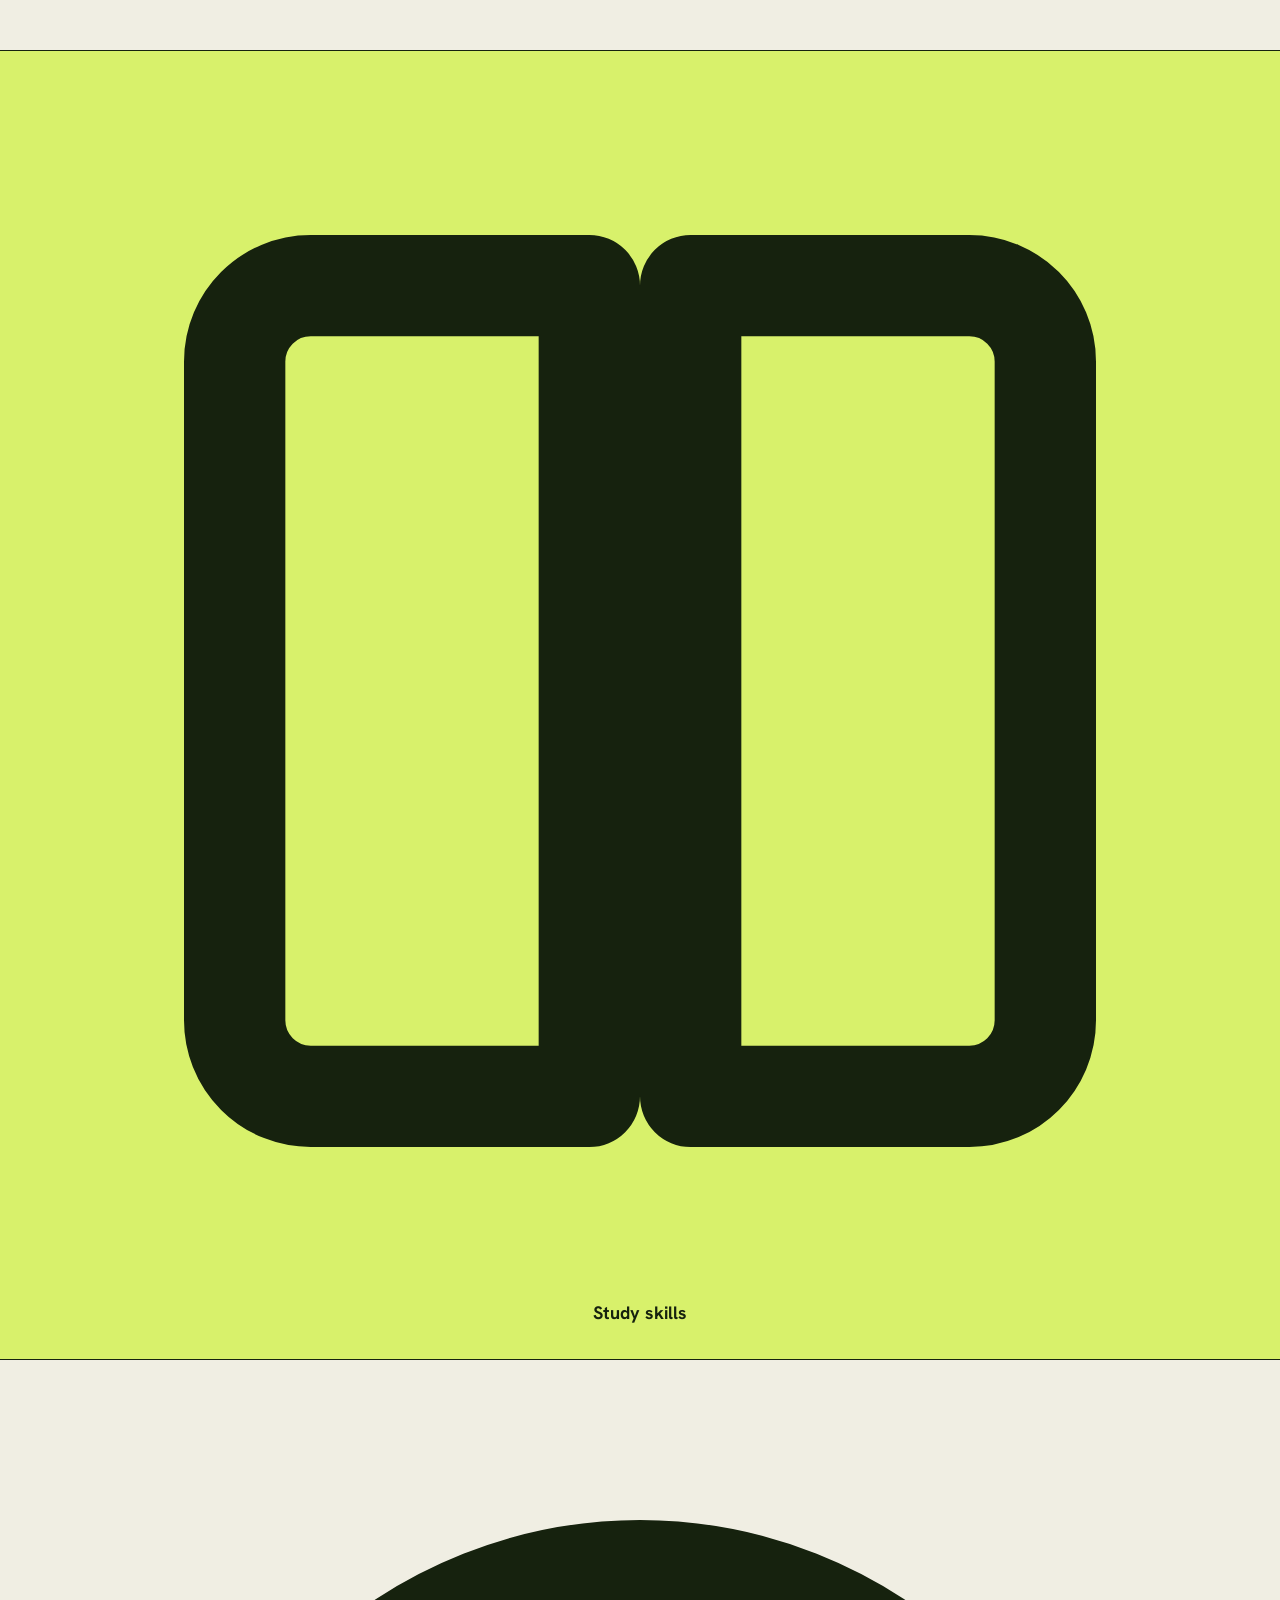
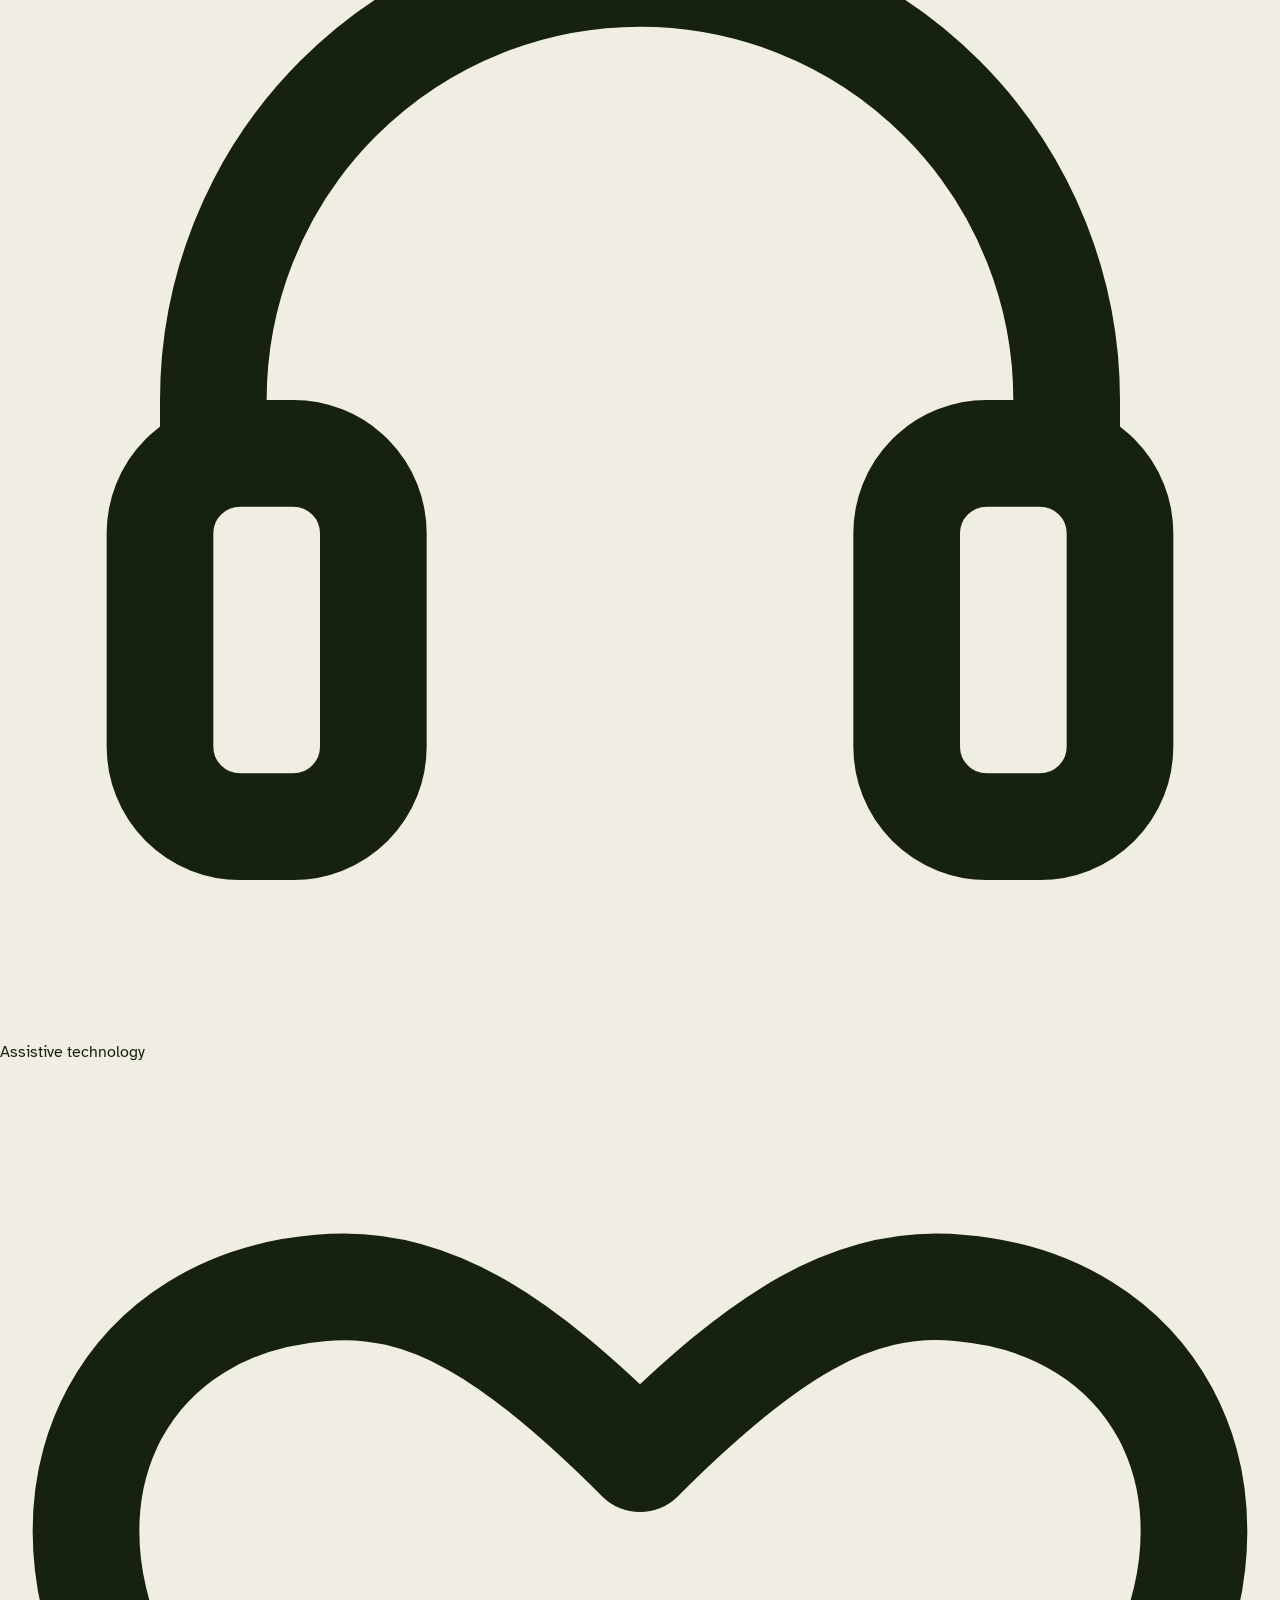
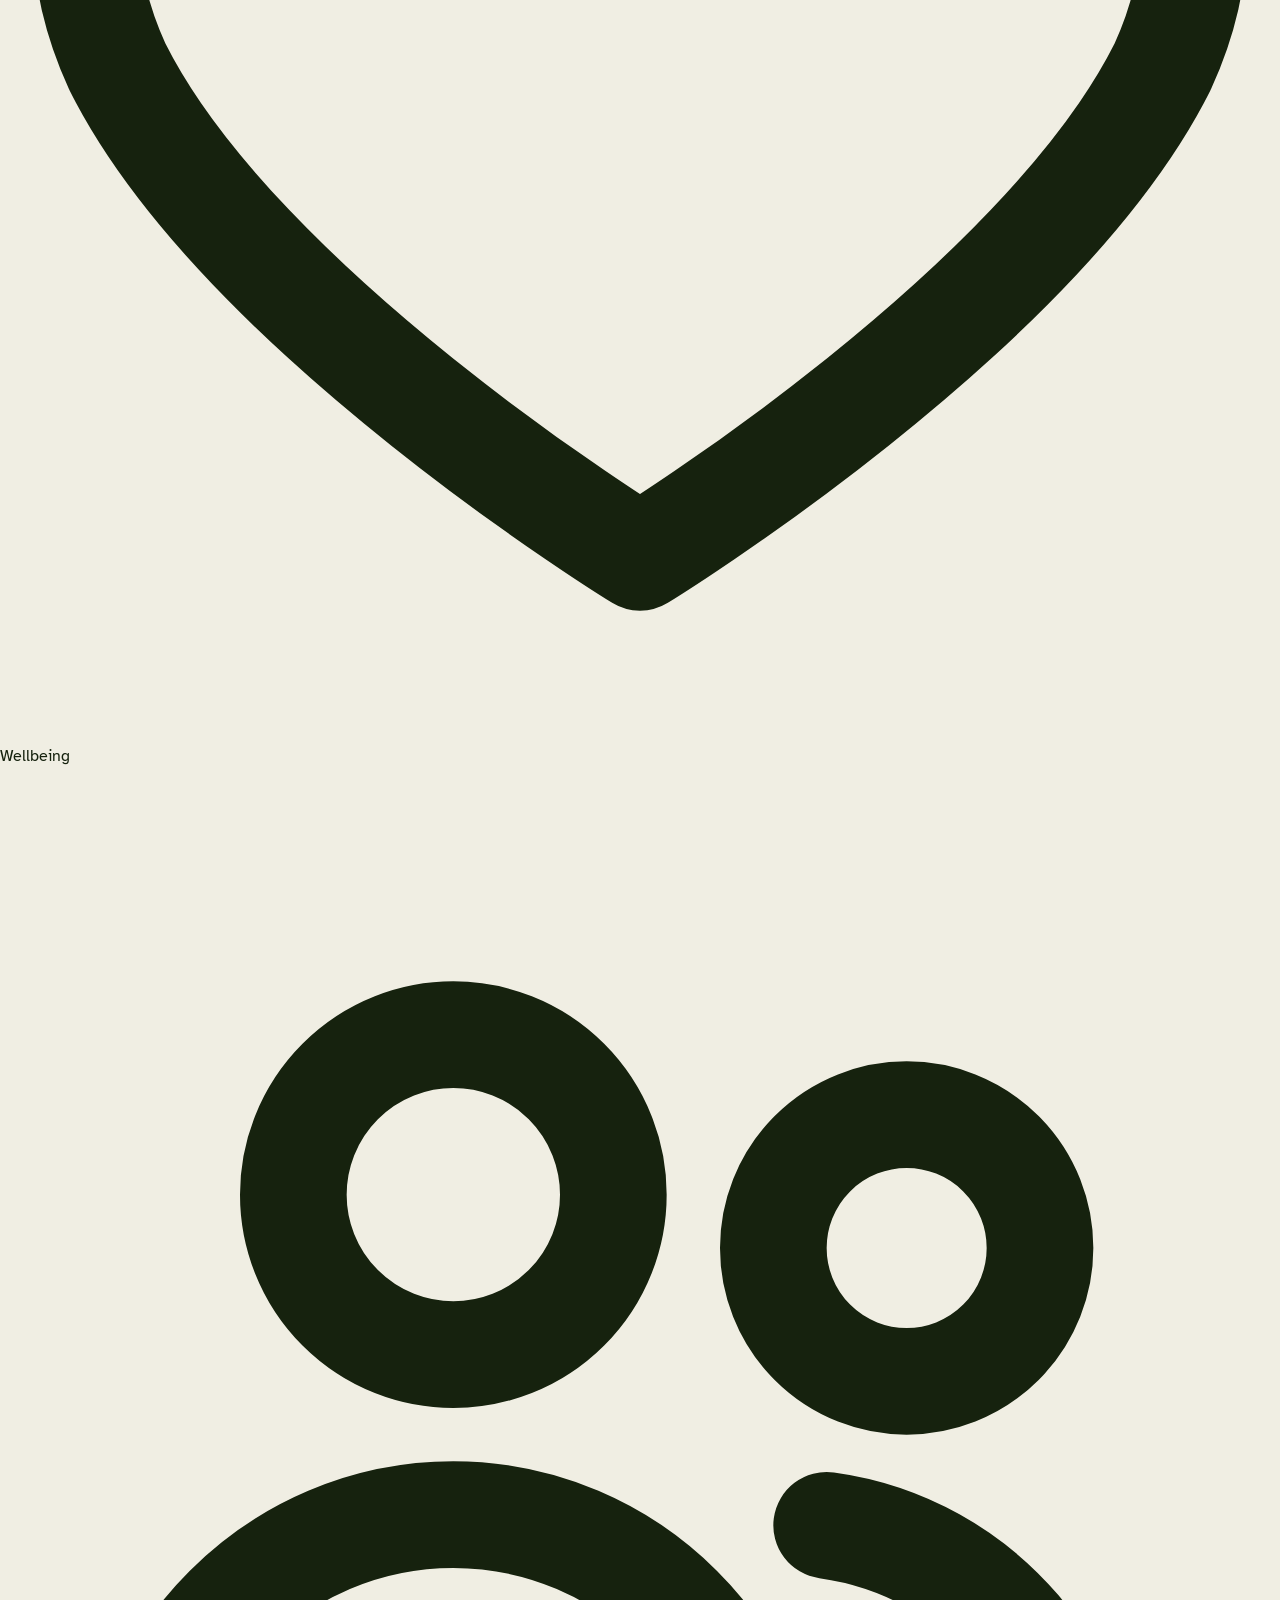
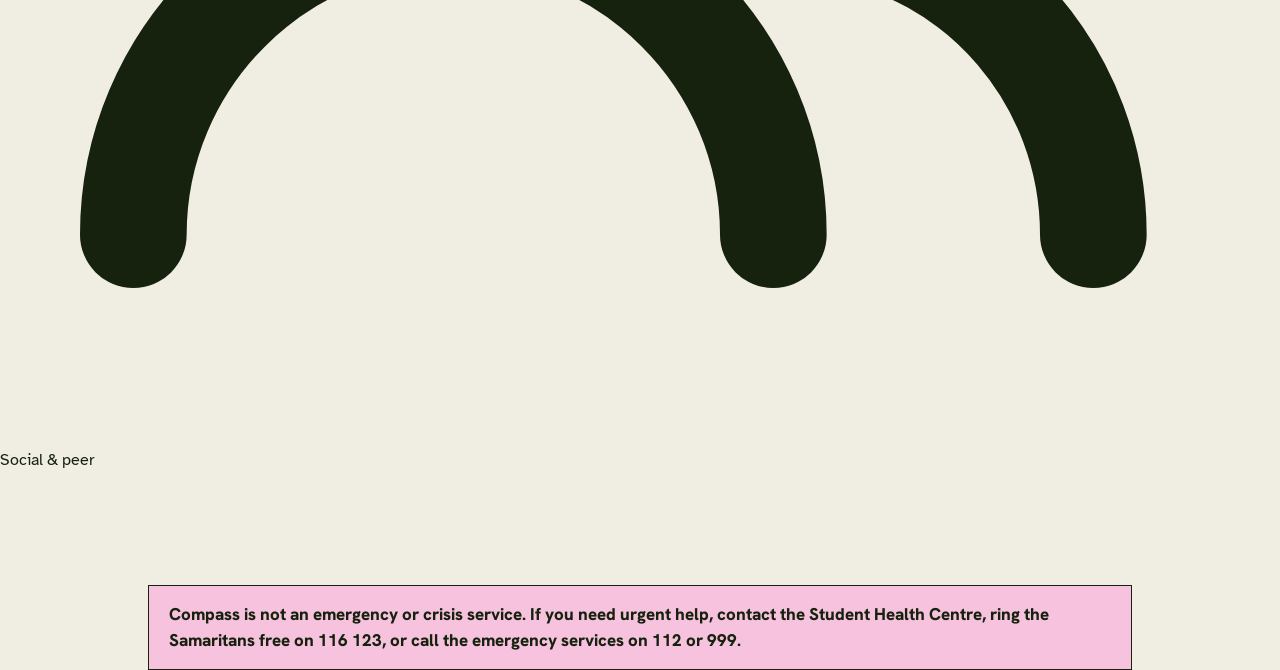
<file: 02-core-utilities-starter/index.html>
<!doctype html>
<html lang="en-IE">
  <head>
    <meta charset="utf-8" />
    <meta name="viewport" content="width=device-width, initial-scale=1" />
    <title>Week 02 starter — Compass support types &amp; crisis notice</title>
    <link rel="preconnect" href="https://fonts.googleapis.com" />
    <link rel="preconnect" href="https://fonts.gstatic.com" crossorigin />
    <link
      href="https://fonts.googleapis.com/css2?family=Atkinson+Hyperlegible:ital,wght@0,400;0,700;1,400;1,700&family=Hanken+Grotesk:wght@500;700;800;900&display=swap"
      rel="stylesheet"
    />
    <link rel="stylesheet" href="assets/app.css" />
  </head>
  <body  class="bg-paper font-sans text-ink">
    <!-- Nothing here has a class yet. Colour, sizing, spacing, and type all
         get added by you, one utility class at a time. -->
    <main  class="py-[clamp(2rem,1.5rem+2vw,3.5rem)]">
      <ul class="list-none border-t-(length:--rule) border-ink pl-0">
        <li class="border-b-(length:--rule) border-ink bg-lime p-8 text-center text-on-light">
          <svg
            viewBox="0 0 24 24"
            fill="none"
            stroke="currentColor"
            stroke-width="2"
            stroke-linecap="round"
            stroke-linejoin="round"
            aria-hidden="true"
          >
            <path
              d="M4 5.5C4 4.67 4.67 4 5.5 4H11v16H5.5A1.5 1.5 0 0 1 4 18.5v-13Z"
            />
            <path
              d="M20 5.5c0-.83-.67-1.5-1.5-1.5H13v16h5.5c.83 0 1.5-.67 1.5-1.5v-13Z"
            />
          </svg>
          <span class="font-display text-lg font-bold">Study skills</span>
        </li>
        <li>
          <svg
            viewBox="0 0 24 24"
            fill="none"
            stroke="currentColor"
            stroke-width="2"
            stroke-linecap="round"
            stroke-linejoin="round"
            aria-hidden="true"
          >
            <path d="M4 13v-1a8 8 0 0 1 16 0v1" />
            <rect x="3" y="13" width="4" height="7" rx="1.5" />
            <rect x="17" y="13" width="4" height="7" rx="1.5" />
          </svg>
          <span>Assistive technology</span>
        </li>
        <li>
          <svg
            viewBox="0 0 24 24"
            fill="none"
            stroke="currentColor"
            stroke-width="2"
            stroke-linecap="round"
            stroke-linejoin="round"
            aria-hidden="true"
          >
            <path
              d="M12 20.5s-7.5-4.6-9.8-9.2C.6 7.8 2.4 4.5 6 4.2c2-.2 3.7.9 6 3.2 2.3-2.3 4-3.4 6-3.2 3.6.3 5.4 3.6 3.8 7.1C19.5 15.9 12 20.5 12 20.5Z"
            />
          </svg>
          <span>Wellbeing</span>
        </li>
        <li>
          <svg 
            viewBox="0 0 24 24"
            fill="none"
            stroke="currentColor"
            stroke-width="2"
            stroke-linecap="round"
            stroke-linejoin="round"
            aria-hidden="true"
          >
            <circle cx="8.5" cy="8" r="3" />
            <path d="M2.5 20c0-3.3 2.7-6 6-6s6 2.7 6 6" />
            <circle cx="17" cy="9" r="2.5" />
            <path d="M15.5 14.2c2.9.4 5 2.9 5 5.8" />
          </svg>
          <span>Social &amp; peer</span>
        </li>
      </ul>
    </main>
    <footer class="mt-[clamp(2.5rem,2rem+3vw,4rem)]">
      <div class="mx-auto max-w-5xl px-5">
        <p  class="border-(length:--rule) border-ink bg-pink px-5 py-4 font-display text-[1.0625rem] font-extrabold text-on-light">
          Compass is not an emergency or crisis service. If you need urgent
          help, contact the Student Health Centre, ring the Samaritans free on
          116 123, or call the emergency services on 112 or 999.
        </p>
      </div>
    </footer>
  </body>
</html>
</file>
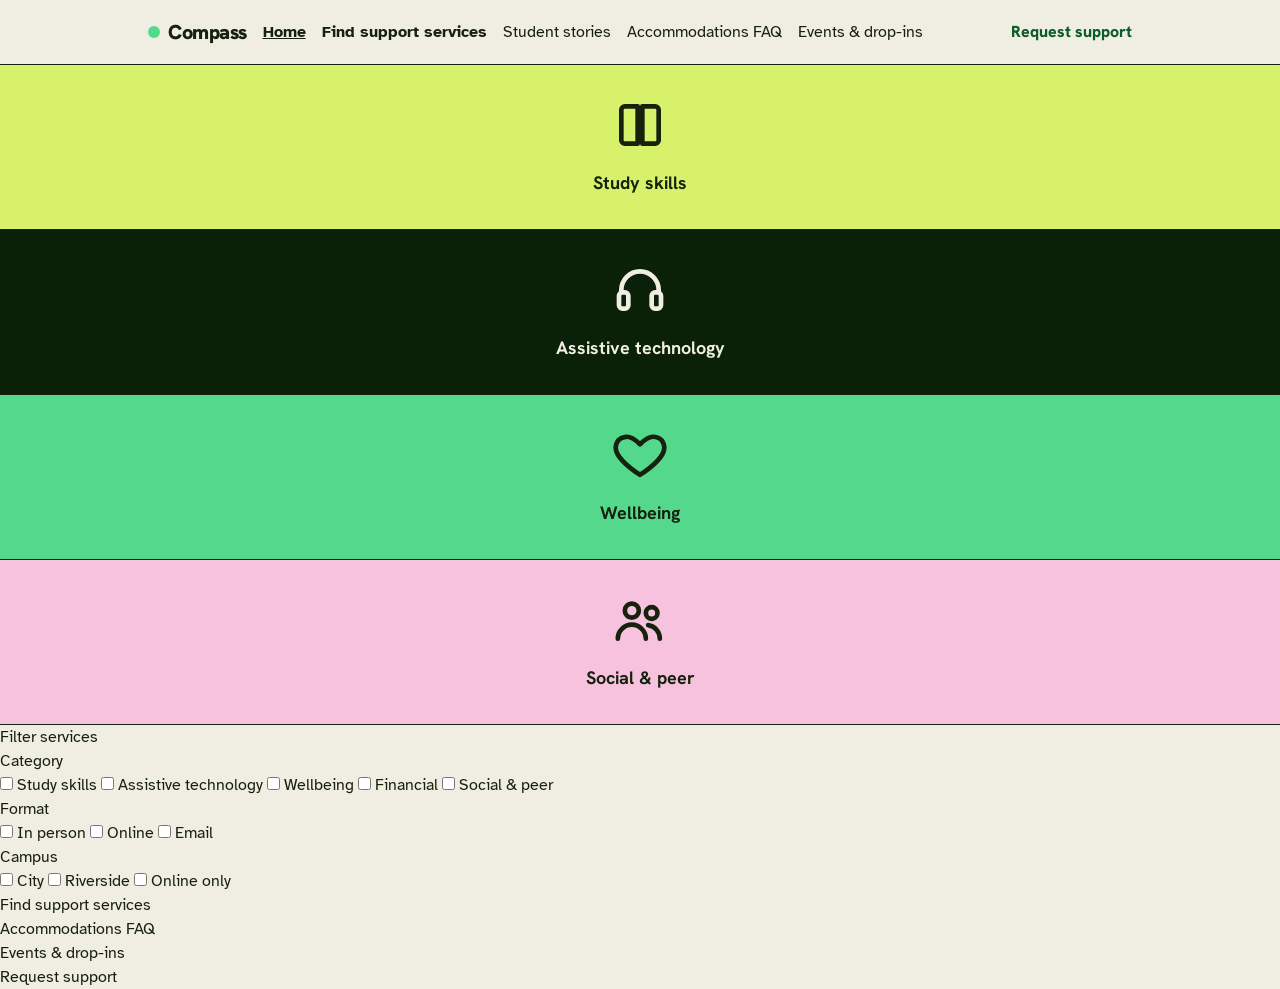
<file: 03-flexbox-starter/index.html>
<!doctype html>
<html lang="en-IE">
  <head>
    <meta charset="utf-8" />
    <meta name="viewport" content="width=device-width, initial-scale=1" />
    <title>
      Week 03 starter — Compass header/nav, support cells &amp; filter row
    </title>
    <link rel="preconnect" href="https://fonts.googleapis.com" />
    <link rel="preconnect" href="https://fonts.gstatic.com" crossorigin />
    <link
      href="https://fonts.googleapis.com/css2?family=Atkinson+Hyperlegible:ital,wght@0,400;0,700;1,400;1,700&family=Hanken+Grotesk:wght@500;700;800;900&display=swap"
      rel="stylesheet"
    />
    <link rel="stylesheet" href="assets/app.css" />
  </head>
  <body class="bg-paper font-sans text-ink">
    <!-- Base colour and type (bg-paper, font-sans, text-ink) are already
         here, same three classes as weeks 1 and 2 — nothing new to add.
         Nothing below has a layout class yet, though: the header row, the
         nav links, the support cells, and the filter row's fieldsets are
         all still in normal document flow, everything just stacking block
         by block. That's what Flexbox is for. -->

    <header >
      <div class="mx-auto flex max-w-5xl flex-wrap items-center gap-4 px-5 py-4">
        <a href="index.html"
          class="flex items-center font-display text-xl font-black tracking-tight text-ink no-underline">
          <span aria-hidden="true" class="mr-2 size-3 rounded-full bg-green"></span>
          Compass
        </a>
        <nav aria-label="Primary" class="contents">
          <a href="index.html" aria-current="page" class="py-1 text-base font-bold text-ink underline">Home</a>
          <a href="find-support-services.html" class="py-1 text-base font-bold text-ink no-underline">Find support services</a>
          <a href="student-stories.html">Student stories</a>
          <a href="accommodations-faq.html">Accommodations FAQ</a>
          <a href="events.html">Events &amp; drop-ins</a>
          <a href="request-support.html" class="ml-auto py-1 font-display text-base font-extrabold text-link no-underline">Request support</a>
        </nav>
      </div>
    </header>

    <main>
      <!-- Colour, border, padding, and type here are exactly what you built
           in week 2 — carried over as given, so this week is only about
           the one thing that's new: the icon still sits inline next to its
           label instead of stacked above it, because nothing here is
           flex yet. -->
      <ul class="list-none border-t-(length:--rule) border-ink pl-0">
        <li
          class="flex flex-col items-center gap-4 border-b-(length:--rule) border-ink bg-lime p-8 text-center text-on-light"
        >
          <svg
            class="h-14 w-14"
            viewBox="0 0 24 24"
            fill="none"
            stroke="currentColor"
            stroke-width="2"
            stroke-linecap="round"
            stroke-linejoin="round"
            aria-hidden="true"
          >
            <path
              d="M4 5.5C4 4.67 4.67 4 5.5 4H11v16H5.5A1.5 1.5 0 0 1 4 18.5v-13Z"
            />
            <path
              d="M20 5.5c0-.83-.67-1.5-1.5-1.5H13v16h5.5c.83 0 1.5-.67 1.5-1.5v-13Z"
            />
          </svg>
          <span class="font-display text-lg font-bold">Study skills</span>
        </li>
        <li
          class="flex flex-col items-center gap-4 border-b-(length:--rule) border-ink bg-ink-deep p-8 text-center text-on-dark"
        >
          <svg
            class="h-14 w-14"
            viewBox="0 0 24 24"
            fill="none"
            stroke="currentColor"
            stroke-width="2"
            stroke-linecap="round"
            stroke-linejoin="round"
            aria-hidden="true"
          >
            <path d="M4 13v-1a8 8 0 0 1 16 0v1" />
            <rect x="3" y="13" width="4" height="7" rx="1.5" />
            <rect x="17" y="13" width="4" height="7" rx="1.5" />
          </svg>
          <span class="font-display text-lg font-bold"
            >Assistive technology</span
          >
        </li>
        <li
          class="flex flex-col items-center gap-4 border-b-(length:--rule) border-ink bg-green p-8 text-center text-on-light"
        >
          <svg
            class="h-14 w-14"
            viewBox="0 0 24 24"
            fill="none"
            stroke="currentColor"
            stroke-width="2"
            stroke-linecap="round"
            stroke-linejoin="round"
            aria-hidden="true"
          >
            <path
              d="M12 20.5s-7.5-4.6-9.8-9.2C.6 7.8 2.4 4.5 6 4.2c2-.2 3.7.9 6 3.2 2.3-2.3 4-3.4 6-3.2 3.6.3 5.4 3.6 3.8 7.1C19.5 15.9 12 20.5 12 20.5Z"
            />
          </svg>
          <span class="font-display text-lg font-bold">Wellbeing</span>
        </li>
        <li
          class="flex flex-col items-center gap-4 border-b-(length:--rule) border-ink bg-pink p-8 text-center text-on-light"
        >
          <svg
            class="h-14 w-14"
            viewBox="0 0 24 24"
            fill="none"
            stroke="currentColor"
            stroke-width="2"
            stroke-linecap="round"
            stroke-linejoin="round"
            aria-hidden="true"
          >
            <circle cx="8.5" cy="8" r="3" />
            <path d="M2.5 20c0-3.3 2.7-6 6-6s6 2.7 6 6" />
            <circle cx="17" cy="9" r="2.5" />
            <path d="M15.5 14.2c2.9.4 5 2.9 5 5.8" />
          </svg>
          <span class="font-display text-lg font-bold">Social &amp; peer</span>
        </li>
      </ul>

      <form aria-labelledby="filter-heading" method="get" action="#">
        <h2 id="filter-heading">Filter services</h2>

        <div>
          <fieldset>
            <legend>Category</legend>
            <label
              ><input type="checkbox" name="category" value="study-skills" />
              Study skills</label
            >
            <label
              ><input type="checkbox" name="category" value="assistive-tech" />
              Assistive technology</label
            >
            <label
              ><input type="checkbox" name="category" value="wellbeing" />
              Wellbeing</label
            >
            <label
              ><input type="checkbox" name="category" value="financial" />
              Financial</label
            >
            <label
              ><input type="checkbox" name="category" value="social" /> Social
              &amp; peer</label
            >
          </fieldset>

          <fieldset>
            <legend>Format</legend>
            <label
              ><input type="checkbox" name="format" value="in-person" /> In
              person</label
            >
            <label
              ><input type="checkbox" name="format" value="online" />
              Online</label
            >
            <label
              ><input type="checkbox" name="format" value="email" />
              Email</label
            >
          </fieldset>

          <fieldset>
            <legend>Campus</legend>
            <label
              ><input type="checkbox" name="campus" value="city" /> City</label
            >
            <label
              ><input type="checkbox" name="campus" value="riverside" />
              Riverside</label
            >
            <label
              ><input type="checkbox" name="campus" value="online-only" />
              Online only</label
            >
          </fieldset>
        </div>
      </form>
    </main>

    <!-- Homework target: build this into a real footer link list using
         gap-x-*/gap-y-*. Nothing here has a class yet either. -->
    <footer>
      <nav aria-label="Footer">
        <ul>
          <li>
            <a href="find-support-services.html">Find support services</a>
          </li>
          <li><a href="accommodations-faq.html">Accommodations FAQ</a></li>
          <li><a href="events.html">Events &amp; drop-ins</a></li>
          <li><a href="request-support.html">Request support</a></li>
        </ul>
      </nav>
    </footer>
  </body>
</html>
</file>
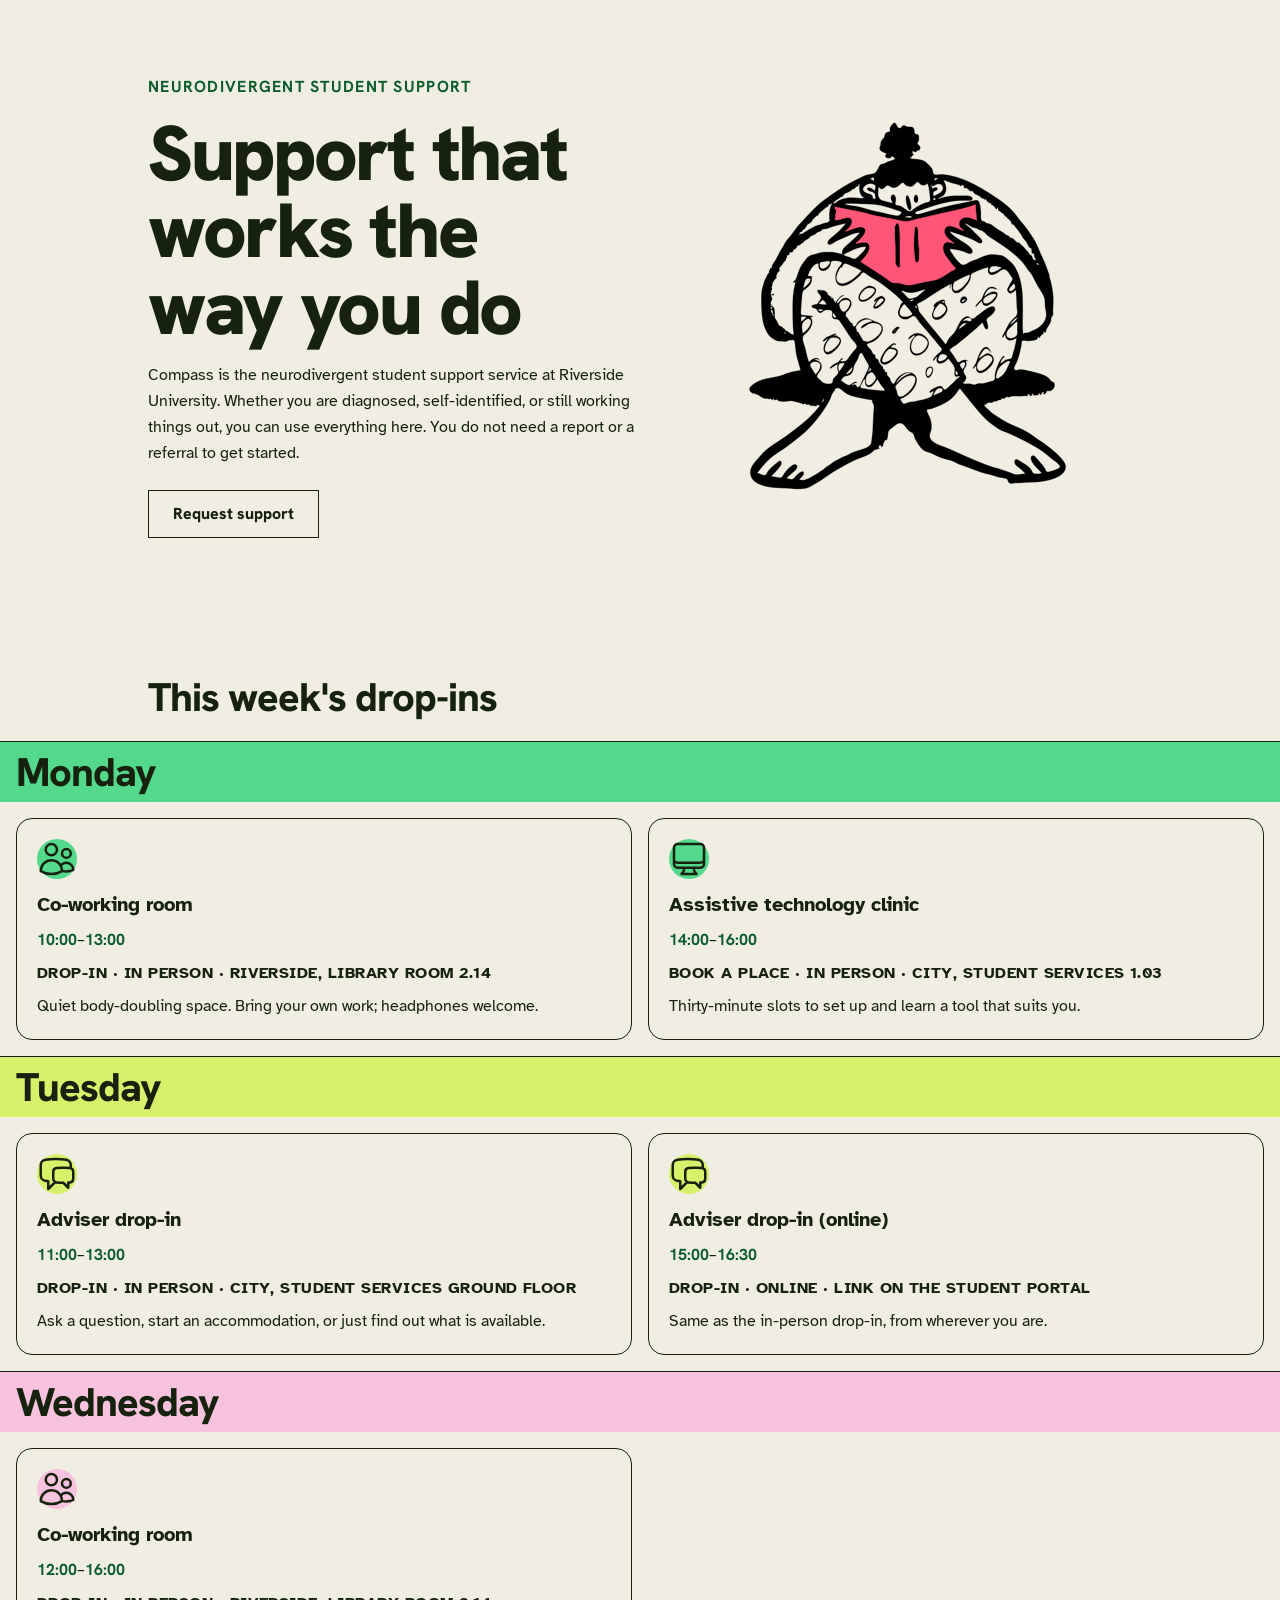
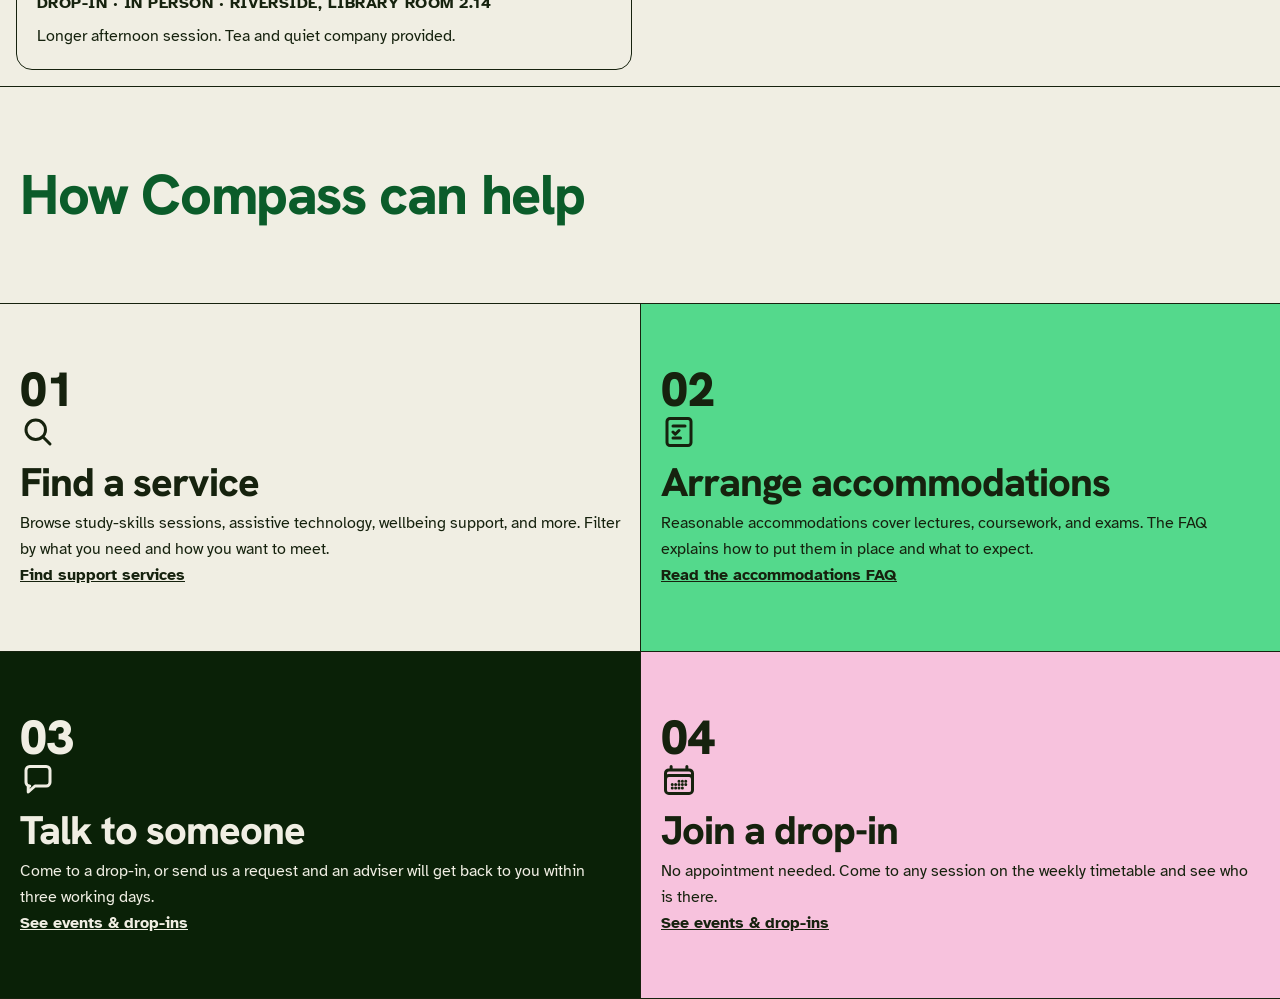
<file: 04-grid-starter/index.html>
<!doctype html>
<html lang="en-IE">
  <head>
    <meta charset="utf-8" />
    <meta name="viewport" content="width=device-width, initial-scale=1" />
    <title>
      Week 04 starter — Compass hero, events days &amp; numbered rows
    </title>
    <link rel="preconnect" href="https://fonts.googleapis.com" />
    <link rel="preconnect" href="https://fonts.gstatic.com" crossorigin />
    <link
      href="https://fonts.googleapis.com/css2?family=Atkinson+Hyperlegible:ital,wght@0,400;0,700;1,400;1,700&family=Hanken+Grotesk:wght@500;700;800;900&display=swap"
      rel="stylesheet"
    />
    <link rel="stylesheet" href="assets/app.css" />
  </head>
  <body class="bg-paper font-sans leading-relaxed text-ink">
    <!-- Colour, type, spacing and borders are already here, carried over
         from weeks 1 to 3. Nothing below has a layout class yet, so
         everything just stacks. That's what this week fixes. Three targets, in
         order: the hero, the events day sections, the numbered rows. -->
    <main>
      <!-- Target 1: hero. Week 1's text, plus Compass's doodle. -->
      <section aria-labelledby="intro-heading">
        <div class="mx-auto grid max-w-5xl grid-cols-[1.1fr_0.9fr] items-center gap-10 px-5 py-[clamp(2.5rem,1.5rem+4vw,5rem)]">
          <div>
            <p
              class="font-display text-base font-bold tracking-[0.08em] text-link uppercase"
            >
              Neurodivergent student support
            </p>
            <h1
              id="intro-heading"
              class="mt-4 font-display text-display leading-none font-black tracking-[-0.03em] text-balance"
            >
              Support that works the way you do
            </h1>
            <p class="mt-4 max-w-[66ch] text-pretty">
              Compass is the neurodivergent student support service at Riverside
              University. Whether you are diagnosed, self-identified, or still
              working things out, you can use everything here. You do not need a
              report or a referral to get started.
            </p>
            <p class="mt-6">
              <a
                class="inline-block border-(length:--rule) border-ink bg-transparent px-6 py-2.5 font-display font-extrabold text-ink no-underline"
                href="#"
                >Request support</a
              >
            </p>
          </div>
          <div class="mx-auto w-full max-w-sm">
            <img
              src="images/hero-student-doodle.png"
              alt=""
              width="359"
              height="400"
            />
          </div>
        </div>
      </section>

      <!-- Target 2: events. Three of Compass's day sections. -->
      <h2
        class="mx-auto max-w-5xl px-5 pt-16 pb-6 font-display text-h2 leading-none font-extrabold tracking-tight"
      >
        This week's drop-ins
      </h2>
      <div class="border-t-(length:--rule) border-ink">
        <section
          class="border-b-(length:--rule) border-ink bg-paper"
          aria-labelledby="mon-heading"
        >
          <h2
            id="mon-heading"
            class="m-0 flex items-center gap-2 bg-green px-4 py-2.5 font-display text-h2 leading-none font-extrabold tracking-tight text-on-light"
          >
            Monday
          </h2>
          <div class="grid grid-cols-2 gap-4 p-4">
            <article
              class="flex flex-col gap-2 rounded-2xl border-(length:--rule) border-ink bg-paper p-5"
            >
              <span
                class="mb-1 inline-flex h-10 w-10 items-center justify-center rounded-full bg-green text-on-light"
                aria-hidden="true"
              >
                <svg
                  viewBox="0 0 24 24"
                  fill="none"
                  stroke="currentColor"
                  stroke-width="1.5"
                  stroke-linecap="round"
                  stroke-linejoin="round"
                >
                  <path
                    d="M15 19.1276C15.8329 19.37 16.7138 19.5 17.625 19.5C19.1037 19.5 20.5025 19.1576 21.7464 18.5478C21.7488 18.4905 21.75 18.4329 21.75 18.375C21.75 16.0968 19.9031 14.25 17.625 14.25C16.2069 14.25 14.956 14.9655 14.2136 16.0552M15 19.1276V19.125C15 18.0121 14.7148 16.9658 14.2136 16.0552M15 19.1276C15 19.1632 14.9997 19.1988 14.9991 19.2343C13.1374 20.3552 10.9565 21 8.625 21C6.29353 21 4.11264 20.3552 2.25092 19.2343C2.25031 19.198 2.25 19.1615 2.25 19.125C2.25 15.6042 5.10418 12.75 8.625 12.75C11.0329 12.75 13.129 14.085 14.2136 16.0552M12 6.375C12 8.23896 10.489 9.75 8.625 9.75C6.76104 9.75 5.25 8.23896 5.25 6.375C5.25 4.51104 6.76104 3 8.625 3C10.489 3 12 4.51104 12 6.375ZM20.25 8.625C20.25 10.0747 19.0747 11.25 17.625 11.25C16.1753 11.25 15 10.0747 15 8.625C15 7.17525 16.1753 6 17.625 6C19.0747 6 20.25 7.17525 20.25 8.625Z"
                  />
                </svg>
              </span>
              <h3 class="m-0 text-xl font-black">Co-working room</h3>
              <p>
                <time datetime="10:00" class="font-display font-bold text-link"
                  >10:00</time
                >&ndash;<time
                  datetime="13:00"
                  class="font-display font-bold text-link"
                  >13:00</time
                >
              </p>
              <p class="text-base font-bold tracking-[0.03em] uppercase">
                Drop-in &middot; In person &middot; Riverside, Library room 2.14
              </p>
              <p>
                Quiet body-doubling space. Bring your own work; headphones
                welcome.
              </p>
            </article>
            
            <article
              class="flex flex-col gap-2 rounded-2xl border-(length:--rule) border-ink bg-paper p-5"
            >
              <span
                class="mb-1 inline-flex h-10 w-10 items-center justify-center rounded-full bg-green text-on-light"
                aria-hidden="true"
              >
                <svg
                  viewBox="0 0 24 24"
                  fill="none"
                  stroke="currentColor"
                  stroke-width="1.5"
                  stroke-linecap="round"
                  stroke-linejoin="round"
                >
                  <path
                    d="M9 17.25V18.2574C9 19.053 8.68393 19.8161 8.12132 20.3787L7.5 21H16.5L15.8787 20.3787C15.3161 19.8161 15 19.053 15 18.2574V17.25M21 5.25V15C21 16.2426 19.9926 17.25 18.75 17.25H5.25C4.00736 17.25 3 16.2426 3 15V5.25M21 5.25C21 4.00736 19.9926 3 18.75 3H5.25C4.00736 3 3 4.00736 3 5.25M21 5.25V12C21 13.2426 19.9926 14.25 18.75 14.25H5.25C4.00736 14.25 3 13.2426 3 12V5.25"
                  />
                </svg>
              </span>
              <h3 class="m-0 text-xl font-black">
                Assistive technology clinic
              </h3>
              <p>
                <time datetime="14:00" class="font-display font-bold text-link"
                  >14:00</time
                >&ndash;<time
                  datetime="16:00"
                  class="font-display font-bold text-link"
                  >16:00</time
                >
              </p>
              <p class="text-base font-bold tracking-[0.03em] uppercase">
                Book a place &middot; In person &middot; City, Student Services
                1.03
              </p>
              <p>
                Thirty-minute slots to set up and learn a tool that suits you.
              </p>
            </article>
          </div>
        </section>
        <section
          class="border-b-(length:--rule) border-ink bg-paper"
          aria-labelledby="tue-heading"
        >
          <h2
            id="tue-heading"
            class="m-0 flex items-center gap-2 bg-lime px-4 py-2.5 font-display text-h2 leading-none font-extrabold tracking-tight text-on-light"
          >
            Tuesday
          </h2>
          <div class="grid grid-cols-2 gap-4 p-4">
            <article
              class="flex flex-col gap-2 rounded-2xl border-(length:--rule) border-ink bg-paper p-5"
            >
              <span
                class="mb-1 inline-flex h-10 w-10 items-center justify-center rounded-full bg-lime text-on-light"
                aria-hidden="true"
              >
                <svg
                  viewBox="0 0 24 24"
                  fill="none"
                  stroke="currentColor"
                  stroke-width="1.5"
                  stroke-linecap="round"
                  stroke-linejoin="round"
                >
                  <path
                    d="M20.25 8.51104C21.1341 8.79549 21.75 9.6392 21.75 10.6082V14.8938C21.75 16.0304 20.9026 16.9943 19.7697 17.0867C19.4308 17.1144 19.0909 17.1386 18.75 17.1592V20.25L15.75 17.25C14.3963 17.25 13.0556 17.1948 11.7302 17.0866C11.4319 17.0623 11.1534 16.9775 10.9049 16.8451M20.25 8.51104C20.0986 8.46232 19.9393 8.43 19.7739 8.41628C18.4472 8.30616 17.1051 8.25 15.75 8.25C14.3948 8.25 13.0528 8.30616 11.7261 8.41627C10.595 8.51015 9.75 9.47323 9.75 10.6082V14.8937C9.75 15.731 10.2099 16.4746 10.9049 16.8451M20.25 8.51104V6.63731C20.25 5.01589 19.0983 3.61065 17.4903 3.40191C15.4478 3.13676 13.365 3 11.2503 3C9.13533 3 7.05233 3.13678 5.00963 3.40199C3.40173 3.61074 2.25 5.01598 2.25 6.63738V12.8626C2.25 14.484 3.40173 15.8893 5.00964 16.098C5.58661 16.1729 6.16679 16.2376 6.75 16.2918V21L10.9049 16.8451"
                  />
                </svg>
              </span>
              <h3 class="m-0 text-xl font-black">Adviser drop-in</h3>
              <p>
                <time datetime="11:00" class="font-display font-bold text-link"
                  >11:00</time
                >&ndash;<time
                  datetime="13:00"
                  class="font-display font-bold text-link"
                  >13:00</time
                >
              </p>
              <p class="text-base font-bold tracking-[0.03em] uppercase">
                Drop-in &middot; In person &middot; City, Student Services
                ground floor
              </p>
              <p>
                Ask a question, start an accommodation, or just find out what is
                available.
              </p>
            </article>
            <article
              class="flex flex-col gap-2 rounded-2xl border-(length:--rule) border-ink bg-paper p-5"
            >
              <span
                class="mb-1 inline-flex h-10 w-10 items-center justify-center rounded-full bg-lime text-on-light"
                aria-hidden="true"
              >
                <svg
                  viewBox="0 0 24 24"
                  fill="none"
                  stroke="currentColor"
                  stroke-width="1.5"
                  stroke-linecap="round"
                  stroke-linejoin="round"
                >
                  <path
                    d="M20.25 8.51104C21.1341 8.79549 21.75 9.6392 21.75 10.6082V14.8938C21.75 16.0304 20.9026 16.9943 19.7697 17.0867C19.4308 17.1144 19.0909 17.1386 18.75 17.1592V20.25L15.75 17.25C14.3963 17.25 13.0556 17.1948 11.7302 17.0866C11.4319 17.0623 11.1534 16.9775 10.9049 16.8451M20.25 8.51104C20.0986 8.46232 19.9393 8.43 19.7739 8.41628C18.4472 8.30616 17.1051 8.25 15.75 8.25C14.3948 8.25 13.0528 8.30616 11.7261 8.41627C10.595 8.51015 9.75 9.47323 9.75 10.6082V14.8937C9.75 15.731 10.2099 16.4746 10.9049 16.8451M20.25 8.51104V6.63731C20.25 5.01589 19.0983 3.61065 17.4903 3.40191C15.4478 3.13676 13.365 3 11.2503 3C9.13533 3 7.05233 3.13678 5.00963 3.40199C3.40173 3.61074 2.25 5.01598 2.25 6.63738V12.8626C2.25 14.484 3.40173 15.8893 5.00964 16.098C5.58661 16.1729 6.16679 16.2376 6.75 16.2918V21L10.9049 16.8451"
                  />
                </svg>
              </span>
              <h3 class="m-0 text-xl font-black">Adviser drop-in (online)</h3>
              <p>
                <time datetime="15:00" class="font-display font-bold text-link"
                  >15:00</time
                >&ndash;<time
                  datetime="16:30"
                  class="font-display font-bold text-link"
                  >16:30</time
                >
              </p>
              <p class="text-base font-bold tracking-[0.03em] uppercase">
                Drop-in &middot; Online &middot; Link on the student portal
              </p>
              <p>Same as the in-person drop-in, from wherever you are.</p>
            </article>
          </div>
        </section>
        <section
          class="border-b-(length:--rule) border-ink bg-paper"
          aria-labelledby="wed-heading"
        >
          <h2
            id="wed-heading"
            class="m-0 flex items-center gap-2 bg-pink px-4 py-2.5 font-display text-h2 leading-none font-extrabold tracking-tight text-on-light"
          >
            Wednesday
          </h2>
          <div class="grid grid-cols-2 gap-4 p-4">
            <article
              class="flex flex-col gap-2 rounded-2xl border-(length:--rule) border-ink bg-paper p-5"
            >
              <span
                class="mb-1 inline-flex h-10 w-10 items-center justify-center rounded-full bg-pink text-on-light"
                aria-hidden="true"
              >
                <svg
                  viewBox="0 0 24 24"
                  fill="none"
                  stroke="currentColor"
                  stroke-width="1.5"
                  stroke-linecap="round"
                  stroke-linejoin="round"
                >
                  <path
                    d="M15 19.1276C15.8329 19.37 16.7138 19.5 17.625 19.5C19.1037 19.5 20.5025 19.1576 21.7464 18.5478C21.7488 18.4905 21.75 18.4329 21.75 18.375C21.75 16.0968 19.9031 14.25 17.625 14.25C16.2069 14.25 14.956 14.9655 14.2136 16.0552M15 19.1276V19.125C15 18.0121 14.7148 16.9658 14.2136 16.0552M15 19.1276C15 19.1632 14.9997 19.1988 14.9991 19.2343C13.1374 20.3552 10.9565 21 8.625 21C6.29353 21 4.11264 20.3552 2.25092 19.2343C2.25031 19.198 2.25 19.1615 2.25 19.125C2.25 15.6042 5.10418 12.75 8.625 12.75C11.0329 12.75 13.129 14.085 14.2136 16.0552M12 6.375C12 8.23896 10.489 9.75 8.625 9.75C6.76104 9.75 5.25 8.23896 5.25 6.375C5.25 4.51104 6.76104 3 8.625 3C10.489 3 12 4.51104 12 6.375ZM20.25 8.625C20.25 10.0747 19.0747 11.25 17.625 11.25C16.1753 11.25 15 10.0747 15 8.625C15 7.17525 16.1753 6 17.625 6C19.0747 6 20.25 7.17525 20.25 8.625Z"
                  />
                </svg>
              </span>
              <h3 class="m-0 text-xl font-black">Co-working room</h3>
              <p>
                <time datetime="12:00" class="font-display font-bold text-link"
                  >12:00</time
                >&ndash;<time
                  datetime="16:00"
                  class="font-display font-bold text-link"
                  >16:00</time
                >
              </p>
              <p class="text-base font-bold tracking-[0.03em] uppercase">
                Drop-in &middot; In person &middot; Riverside, Library room 2.14
              </p>
              <p>Longer afternoon session. Tea and quiet company provided.</p>
            </article>
          </div>
        </section>
      </div>

      <!-- Target 3: numbered rows. The hairlines (border-t, border-l) look
           odd while the rows stack, and right once they sit in two
           columns. -->
      <section aria-labelledby="help-heading">
        <div class="px-5 py-20">
          <div aria-hidden="true"></div>
          <h2
            id="help-heading"
            class="font-display text-[clamp(2.25rem,1.75rem+2.2vw,3.5rem)] leading-none font-extrabold tracking-tight text-link"
          >
            How Compass can help
          </h2>
        </div>
        <ul class="grid grid-cols-2 border-y-(length:--rule) border-ink">
          <li class="bg-paper text-ink">
            <div class="px-5 py-[clamp(2.25rem,1.5rem+3vw,4rem)]">
              <span
                class="font-display text-[clamp(2rem,1.5rem+2vw,3rem)] leading-none font-black"
                aria-hidden="true"
                >01</span
              >
              <div>
                <svg
                  class="mb-3 h-9 w-9"
                  viewBox="0 0 24 24"
                  fill="none"
                  stroke="currentColor"
                  stroke-width="2"
                  stroke-linecap="round"
                  stroke-linejoin="round"
                  aria-hidden="true"
                >
                  <circle cx="10.5" cy="10.5" r="6.5" />
                  <path d="M20 20l-4.8-4.8" />
                </svg>
                <h3
                  class="mb-2 font-display text-h2 leading-none font-extrabold tracking-tight text-balance"
                >
                  Find a service
                </h3>
                <p>
                  Browse study-skills sessions, assistive technology, wellbeing
                  support, and more. Filter by what you need and how you want to
                  meet.
                </p>
                <p>
                  <a
                    class="font-bold text-inherit underline"
                    href="find-support-services.html"
                    >Find support services</a
                  >
                </p>
              </div>
            </div>
          </li>
          <li
            class="border-l-(length:--rule) border-ink bg-green text-on-light"
          >
            <div class="px-5 py-[clamp(2.25rem,1.5rem+3vw,4rem)]">
              <span
                class="font-display text-[clamp(2rem,1.5rem+2vw,3rem)] leading-none font-black"
                aria-hidden="true"
                >02</span
              >
              <div>
                <svg
                  class="mb-3 h-9 w-9"
                  viewBox="0 0 24 24"
                  fill="none"
                  stroke="currentColor"
                  stroke-width="2"
                  stroke-linecap="round"
                  stroke-linejoin="round"
                  aria-hidden="true"
                >
                  <rect x="4" y="3" width="16" height="18" rx="2" />
                  <path d="M8 8h8M8 12l1.5 1.5L12 11M8 16h5" />
                </svg>
                <h3
                  class="mb-2 font-display text-h2 leading-none font-extrabold tracking-tight text-balance"
                >
                  Arrange accommodations
                </h3>
                <p>
                  Reasonable accommodations cover lectures, coursework, and
                  exams. The FAQ explains how to put them in place and what to
                  expect.
                </p>
                <p>
                  <a
                    class="font-bold text-inherit underline"
                    href="accommodations-faq.html"
                    >Read the accommodations FAQ</a
                  >
                </p>
              </div>
            </div>
          </li>
          <li
            class="border-t-(length:--rule) border-ink bg-ink-deep text-on-dark"
          >
            <div class="px-5 py-[clamp(2.25rem,1.5rem+3vw,4rem)]">
              <span
                class="font-display text-[clamp(2rem,1.5rem+2vw,3rem)] leading-none font-black"
                aria-hidden="true"
                >03</span
              >
              <div>
                <svg
                  class="mb-3 h-9 w-9"
                  viewBox="0 0 24 24"
                  fill="none"
                  stroke="currentColor"
                  stroke-width="2"
                  stroke-linecap="round"
                  stroke-linejoin="round"
                  aria-hidden="true"
                >
                  <path
                    d="M4 5.5A2.5 2.5 0 0 1 6.5 3h11A2.5 2.5 0 0 1 20 5.5v8A2.5 2.5 0 0 1 17.5 16H10l-4.5 4v-4H6.5A2.5 2.5 0 0 1 4 13.5v-8Z"
                  />
                </svg>
                <h3
                  class="mb-2 font-display text-h2 leading-none font-extrabold tracking-tight text-balance"
                >
                  Talk to someone
                </h3>
                <p>
                  Come to a drop-in, or send us a request and an adviser will
                  get back to you within three working days.
                </p>
                <p>
                  <a class="font-bold text-inherit underline" href="events.html"
                    >See events &amp; drop-ins</a
                  >
                </p>
              </div>
            </div>
          </li>
          <li
            class="border-t-(length:--rule) border-l-(length:--rule) border-ink bg-pink text-on-light"
          >
            <div class="px-5 py-[clamp(2.25rem,1.5rem+3vw,4rem)]">
              <span
                class="font-display text-[clamp(2rem,1.5rem+2vw,3rem)] leading-none font-black"
                aria-hidden="true"
                >04</span
              >
              <div>
                <svg
                  class="mb-3 h-9 w-9"
                  viewBox="0 0 24 24"
                  fill="none"
                  stroke="currentColor"
                  stroke-width="2"
                  stroke-linecap="round"
                  stroke-linejoin="round"
                  aria-hidden="true"
                >
                  <path
                    d="M6.75 3V5.25M17.25 3V5.25M3 18.75V7.5C3 6.25736 4.00736 5.25 5.25 5.25H18.75C19.9926 5.25 21 6.25736 21 7.5V18.75M3 18.75C3 19.9926 4.00736 21 5.25 21H18.75C19.9926 21 21 19.9926 21 18.75M3 18.75V11.25C3 10.0074 4.00736 9 5.25 9H18.75C19.9926 9 21 10.0074 21 11.25V18.75M12 12.75H12.0075V12.7575H12V12.75ZM12 15H12.0075V15.0075H12V15ZM12 17.25H12.0075V17.2575H12V17.25ZM9.75 15H9.7575V15.0075H9.75V15ZM9.75 17.25H9.7575V17.2575H9.75V17.25ZM7.5 15H7.5075V15.0075H7.5V15ZM7.5 17.25H7.5075V17.2575H7.5V17.25ZM14.25 12.75H14.2575V12.7575H14.25V12.75ZM14.25 15H14.2575V15.0075H14.25V15ZM14.25 17.25H14.2575V17.2575H14.25V17.25ZM16.5 12.75H16.5075V12.7575H16.5V12.75ZM16.5 15H16.5075V15.0075H16.5V15Z"
                  />
                </svg>
                <h3
                  class="mb-2 font-display text-h2 leading-none font-extrabold tracking-tight text-balance"
                >
                  Join a drop-in
                </h3>
                <p>
                  No appointment needed. Come to any session on the weekly
                  timetable and see who is there.
                </p>
                <p>
                  <a class="font-bold text-inherit underline" href="events.html"
                    >See events &amp; drop-ins</a
                  >
                </p>
              </div>
            </div>
          </li>
        </ul>
      </section>
    </main>
  </body>
</html>
</file>
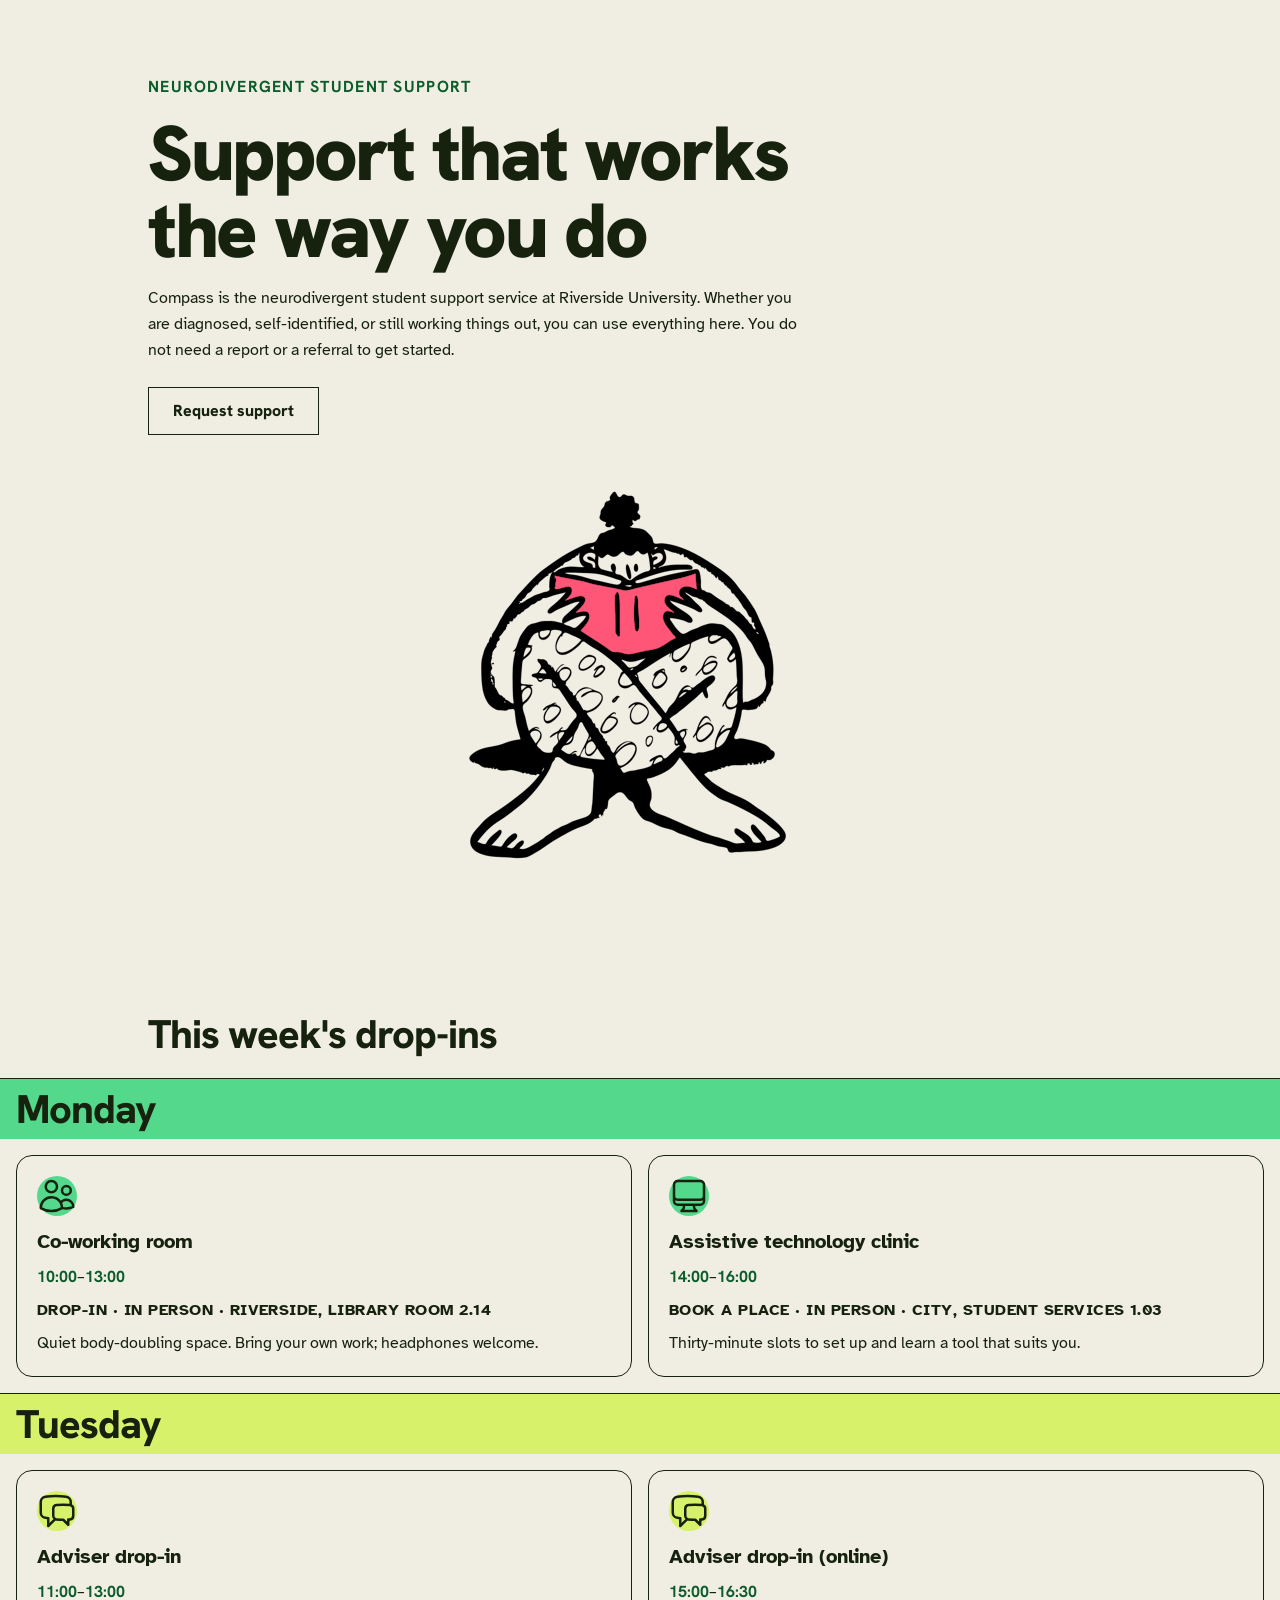
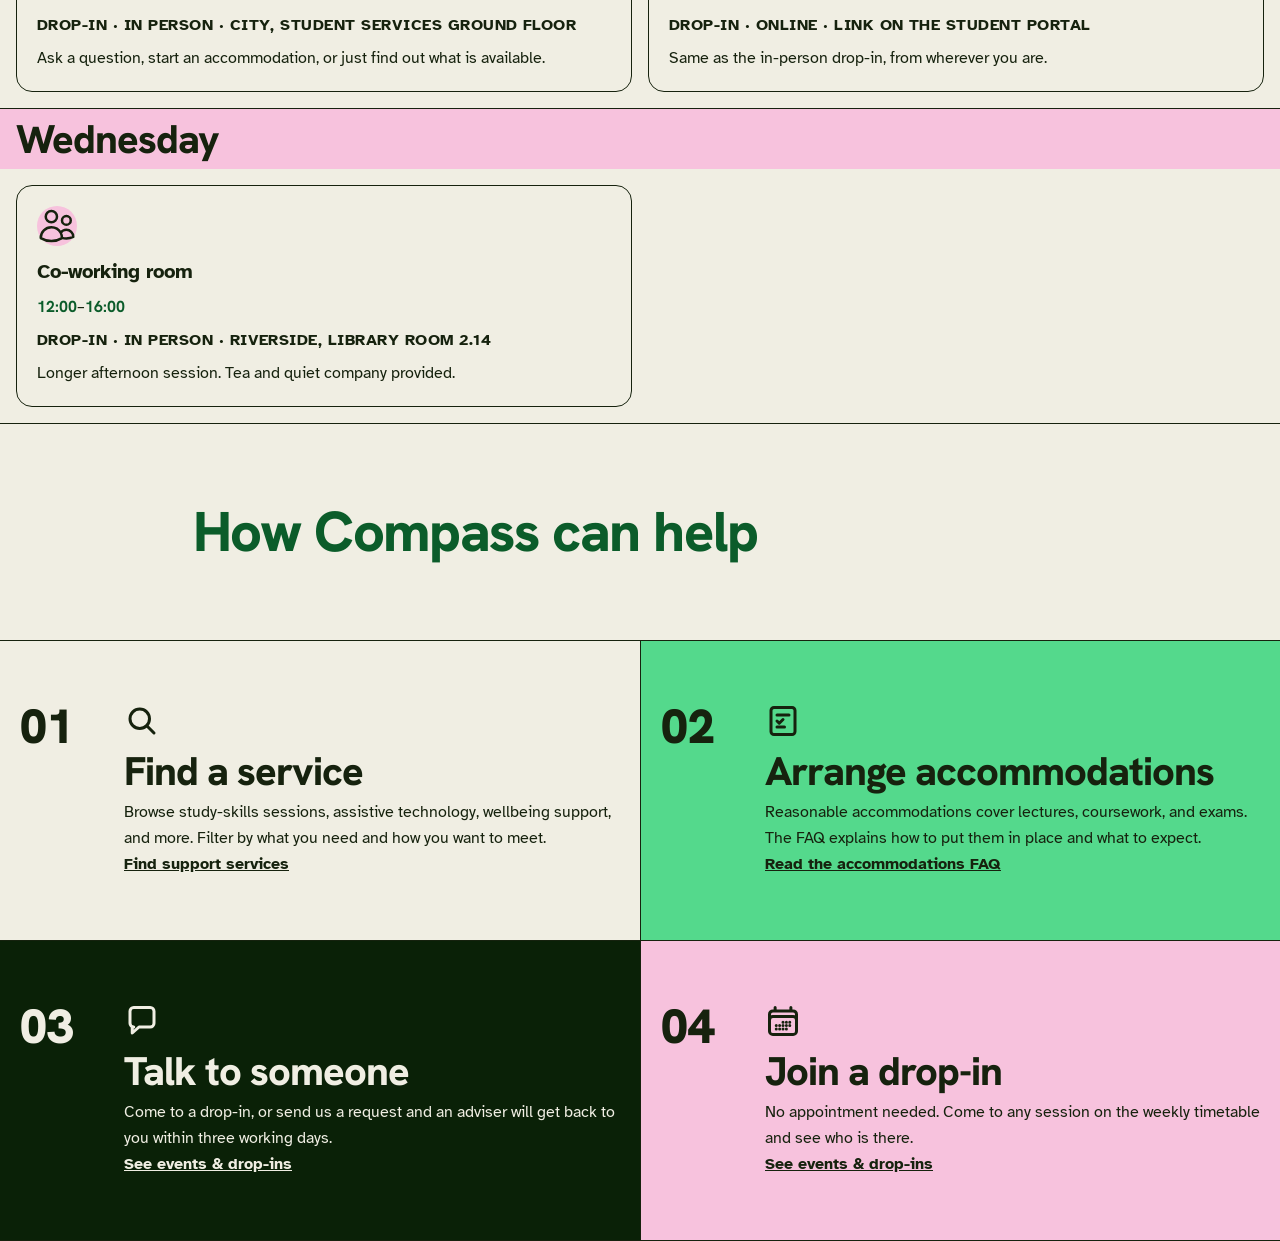
<file: 05-responsive-starter/index.html>
<!doctype html>
<html lang="en-IE">
  <head>
    <meta charset="utf-8" />
    <meta name="viewport" content="width=device-width, initial-scale=1" />
    <title>
      Week 05 starter: Compass hero, events days and numbered rows, responsive
    </title>
    <link rel="preconnect" href="https://fonts.googleapis.com" />
    <link rel="preconnect" href="https://fonts.gstatic.com" crossorigin />
    <link
      href="https://fonts.googleapis.com/css2?family=Atkinson+Hyperlegible:ital,wght@0,400;0,700;1,400;1,700&family=Hanken+Grotesk:wght@500;700;800;900&display=swap"
      rel="stylesheet"
    />
    <link rel="stylesheet" href="assets/app.css" />
  </head>
  <body class="bg-paper font-sans leading-relaxed text-ink">
    <!-- Week 5 starter. This is week 4's finished page: the hero, the events
         day sections and the numbered rows, laid out for a wide window and
         applied at every width. Your job this week is to add the responsive
         prefixes week 4 left out (see the three Targets in the lesson), so the
         same page also works on a phone. -->
    <main>
      <section aria-labelledby="intro-heading">
        <div
          class="mx-auto grid max-w-5xl items-center gap-10 px-5 py-[clamp(2.5rem,1.5rem+4vw,5rem)] lg:grid-cols-[1.1fr_0.9fr]"
        >
          <div>
            <p
              class="font-display text-base font-bold tracking-[0.08em] text-link uppercase"
            >
              Neurodivergent student support
            </p>
            <h1
              id="intro-heading"
              class="mt-4 font-display text-display leading-none font-black tracking-[-0.03em] text-balance"
            >
              Support that works the way you do
            </h1>
            <p class="mt-4 max-w-[66ch] text-pretty">
              Compass is the neurodivergent student support service at Riverside
              University. Whether you are diagnosed, self-identified, or still
              working things out, you can use everything here. You do not need a
              report or a referral to get started.
            </p>
            <p class="mt-6">
              <a
                class="inline-block border-(length:--rule) border-ink bg-transparent px-6 py-2.5 font-display font-extrabold text-ink no-underline"
                href="#"
                >Request support</a
              >
            </p>
          </div>
          <div class="mx-auto w-full max-w-sm">
            <img
              src="images/hero-student-doodle.png"
              alt=""
              width="359"
              height="400"
            />
          </div>
        </div>
      </section>

      <h2
        class="mx-auto max-w-5xl px-5 pt-16 pb-6 font-display text-h2 leading-none font-extrabold tracking-tight"
      >
        This week's drop-ins
      </h2>
      <div class="border-t-(length:--rule) border-ink">
        <section
          class="border-b-(length:--rule) border-ink bg-paper"
          aria-labelledby="mon-heading"
        >
          <h2
            id="mon-heading"
            class="m-0 flex items-center gap-2 bg-green px-4 py-2.5 font-display text-h2 leading-none font-extrabold tracking-tight text-on-light"
          >
            Monday
          </h2>
          <div class="grid grid-cols-2 gap-4 p-4">
            <article
              class="flex flex-col gap-2 rounded-2xl border-(length:--rule) border-ink bg-paper p-5"
            >
              <span
                class="mb-1 inline-flex h-10 w-10 items-center justify-center rounded-full bg-green text-on-light"
                aria-hidden="true"
              >
                <svg
                  viewBox="0 0 24 24"
                  fill="none"
                  stroke="currentColor"
                  stroke-width="1.5"
                  stroke-linecap="round"
                  stroke-linejoin="round"
                >
                  <path
                    d="M15 19.1276C15.8329 19.37 16.7138 19.5 17.625 19.5C19.1037 19.5 20.5025 19.1576 21.7464 18.5478C21.7488 18.4905 21.75 18.4329 21.75 18.375C21.75 16.0968 19.9031 14.25 17.625 14.25C16.2069 14.25 14.956 14.9655 14.2136 16.0552M15 19.1276V19.125C15 18.0121 14.7148 16.9658 14.2136 16.0552M15 19.1276C15 19.1632 14.9997 19.1988 14.9991 19.2343C13.1374 20.3552 10.9565 21 8.625 21C6.29353 21 4.11264 20.3552 2.25092 19.2343C2.25031 19.198 2.25 19.1615 2.25 19.125C2.25 15.6042 5.10418 12.75 8.625 12.75C11.0329 12.75 13.129 14.085 14.2136 16.0552M12 6.375C12 8.23896 10.489 9.75 8.625 9.75C6.76104 9.75 5.25 8.23896 5.25 6.375C5.25 4.51104 6.76104 3 8.625 3C10.489 3 12 4.51104 12 6.375ZM20.25 8.625C20.25 10.0747 19.0747 11.25 17.625 11.25C16.1753 11.25 15 10.0747 15 8.625C15 7.17525 16.1753 6 17.625 6C19.0747 6 20.25 7.17525 20.25 8.625Z"
                  />
                </svg>
              </span>
              <h3 class="m-0 text-xl font-black">Co-working room</h3>
              <p>
                <time datetime="10:00" class="font-display font-bold text-link"
                  >10:00</time
                >&ndash;<time
                  datetime="13:00"
                  class="font-display font-bold text-link"
                  >13:00</time
                >
              </p>
              <p class="text-base font-bold tracking-[0.03em] uppercase">
                Drop-in &middot; In person &middot; Riverside, Library room 2.14
              </p>
              <p>
                Quiet body-doubling space. Bring your own work; headphones
                welcome.
              </p>
            </article>
            <article
              class="flex flex-col gap-2 rounded-2xl border-(length:--rule) border-ink bg-paper p-5"
            >
              <span
                class="mb-1 inline-flex h-10 w-10 items-center justify-center rounded-full bg-green text-on-light"
                aria-hidden="true"
              >
                <svg
                  viewBox="0 0 24 24"
                  fill="none"
                  stroke="currentColor"
                  stroke-width="1.5"
                  stroke-linecap="round"
                  stroke-linejoin="round"
                >
                  <path
                    d="M9 17.25V18.2574C9 19.053 8.68393 19.8161 8.12132 20.3787L7.5 21H16.5L15.8787 20.3787C15.3161 19.8161 15 19.053 15 18.2574V17.25M21 5.25V15C21 16.2426 19.9926 17.25 18.75 17.25H5.25C4.00736 17.25 3 16.2426 3 15V5.25M21 5.25C21 4.00736 19.9926 3 18.75 3H5.25C4.00736 3 3 4.00736 3 5.25M21 5.25V12C21 13.2426 19.9926 14.25 18.75 14.25H5.25C4.00736 14.25 3 13.2426 3 12V5.25"
                  />
                </svg>
              </span>
              <h3 class="m-0 text-xl font-black">
                Assistive technology clinic
              </h3>
              <p>
                <time datetime="14:00" class="font-display font-bold text-link"
                  >14:00</time
                >&ndash;<time
                  datetime="16:00"
                  class="font-display font-bold text-link"
                  >16:00</time
                >
              </p>
              <p class="text-base font-bold tracking-[0.03em] uppercase">
                Book a place &middot; In person &middot; City, Student Services
                1.03
              </p>
              <p>
                Thirty-minute slots to set up and learn a tool that suits you.
              </p>
            </article>
          </div>
        </section>
        <section
          class="border-b-(length:--rule) border-ink bg-paper"
          aria-labelledby="tue-heading"
        >
          <h2
            id="tue-heading"
            class="m-0 flex items-center gap-2 bg-lime px-4 py-2.5 font-display text-h2 leading-none font-extrabold tracking-tight text-on-light"
          >
            Tuesday
          </h2>
          <div class="grid grid-cols-2 gap-4 p-4">
            <article
              class="flex flex-col gap-2 rounded-2xl border-(length:--rule) border-ink bg-paper p-5"
            >
              <span
                class="mb-1 inline-flex h-10 w-10 items-center justify-center rounded-full bg-lime text-on-light"
                aria-hidden="true"
              >
                <svg
                  viewBox="0 0 24 24"
                  fill="none"
                  stroke="currentColor"
                  stroke-width="1.5"
                  stroke-linecap="round"
                  stroke-linejoin="round"
                >
                  <path
                    d="M20.25 8.51104C21.1341 8.79549 21.75 9.6392 21.75 10.6082V14.8938C21.75 16.0304 20.9026 16.9943 19.7697 17.0867C19.4308 17.1144 19.0909 17.1386 18.75 17.1592V20.25L15.75 17.25C14.3963 17.25 13.0556 17.1948 11.7302 17.0866C11.4319 17.0623 11.1534 16.9775 10.9049 16.8451M20.25 8.51104C20.0986 8.46232 19.9393 8.43 19.7739 8.41628C18.4472 8.30616 17.1051 8.25 15.75 8.25C14.3948 8.25 13.0528 8.30616 11.7261 8.41627C10.595 8.51015 9.75 9.47323 9.75 10.6082V14.8937C9.75 15.731 10.2099 16.4746 10.9049 16.8451M20.25 8.51104V6.63731C20.25 5.01589 19.0983 3.61065 17.4903 3.40191C15.4478 3.13676 13.365 3 11.2503 3C9.13533 3 7.05233 3.13678 5.00963 3.40199C3.40173 3.61074 2.25 5.01598 2.25 6.63738V12.8626C2.25 14.484 3.40173 15.8893 5.00964 16.098C5.58661 16.1729 6.16679 16.2376 6.75 16.2918V21L10.9049 16.8451"
                  />
                </svg>
              </span>
              <h3 class="m-0 text-xl font-black">Adviser drop-in</h3>
              <p>
                <time datetime="11:00" class="font-display font-bold text-link"
                  >11:00</time
                >&ndash;<time
                  datetime="13:00"
                  class="font-display font-bold text-link"
                  >13:00</time
                >
              </p>
              <p class="text-base font-bold tracking-[0.03em] uppercase">
                Drop-in &middot; In person &middot; City, Student Services
                ground floor
              </p>
              <p>
                Ask a question, start an accommodation, or just find out what is
                available.
              </p>
            </article>
            <article
              class="flex flex-col gap-2 rounded-2xl border-(length:--rule) border-ink bg-paper p-5"
            >
              <span
                class="mb-1 inline-flex h-10 w-10 items-center justify-center rounded-full bg-lime text-on-light"
                aria-hidden="true"
              >
                <svg
                  viewBox="0 0 24 24"
                  fill="none"
                  stroke="currentColor"
                  stroke-width="1.5"
                  stroke-linecap="round"
                  stroke-linejoin="round"
                >
                  <path
                    d="M20.25 8.51104C21.1341 8.79549 21.75 9.6392 21.75 10.6082V14.8938C21.75 16.0304 20.9026 16.9943 19.7697 17.0867C19.4308 17.1144 19.0909 17.1386 18.75 17.1592V20.25L15.75 17.25C14.3963 17.25 13.0556 17.1948 11.7302 17.0866C11.4319 17.0623 11.1534 16.9775 10.9049 16.8451M20.25 8.51104C20.0986 8.46232 19.9393 8.43 19.7739 8.41628C18.4472 8.30616 17.1051 8.25 15.75 8.25C14.3948 8.25 13.0528 8.30616 11.7261 8.41627C10.595 8.51015 9.75 9.47323 9.75 10.6082V14.8937C9.75 15.731 10.2099 16.4746 10.9049 16.8451M20.25 8.51104V6.63731C20.25 5.01589 19.0983 3.61065 17.4903 3.40191C15.4478 3.13676 13.365 3 11.2503 3C9.13533 3 7.05233 3.13678 5.00963 3.40199C3.40173 3.61074 2.25 5.01598 2.25 6.63738V12.8626C2.25 14.484 3.40173 15.8893 5.00964 16.098C5.58661 16.1729 6.16679 16.2376 6.75 16.2918V21L10.9049 16.8451"
                  />
                </svg>
              </span>
              <h3 class="m-0 text-xl font-black">Adviser drop-in (online)</h3>
              <p>
                <time datetime="15:00" class="font-display font-bold text-link"
                  >15:00</time
                >&ndash;<time
                  datetime="16:30"
                  class="font-display font-bold text-link"
                  >16:30</time
                >
              </p>
              <p class="text-base font-bold tracking-[0.03em] uppercase">
                Drop-in &middot; Online &middot; Link on the student portal
              </p>
              <p>Same as the in-person drop-in, from wherever you are.</p>
            </article>
          </div>
        </section>
        <section
          class="border-b-(length:--rule) border-ink bg-paper"
          aria-labelledby="wed-heading"
        >
          <h2
            id="wed-heading"
            class="m-0 flex items-center gap-2 bg-pink px-4 py-2.5 font-display text-h2 leading-none font-extrabold tracking-tight text-on-light"
          >
            Wednesday
          </h2>
          <div class="grid grid-cols-2 gap-4 p-4">
            <article
              class="flex flex-col gap-2 rounded-2xl border-(length:--rule) border-ink bg-paper p-5"
            >
              <span
                class="mb-1 inline-flex h-10 w-10 items-center justify-center rounded-full bg-pink text-on-light"
                aria-hidden="true"
              >
                <svg
                  viewBox="0 0 24 24"
                  fill="none"
                  stroke="currentColor"
                  stroke-width="1.5"
                  stroke-linecap="round"
                  stroke-linejoin="round"
                >
                  <path
                    d="M15 19.1276C15.8329 19.37 16.7138 19.5 17.625 19.5C19.1037 19.5 20.5025 19.1576 21.7464 18.5478C21.7488 18.4905 21.75 18.4329 21.75 18.375C21.75 16.0968 19.9031 14.25 17.625 14.25C16.2069 14.25 14.956 14.9655 14.2136 16.0552M15 19.1276V19.125C15 18.0121 14.7148 16.9658 14.2136 16.0552M15 19.1276C15 19.1632 14.9997 19.1988 14.9991 19.2343C13.1374 20.3552 10.9565 21 8.625 21C6.29353 21 4.11264 20.3552 2.25092 19.2343C2.25031 19.198 2.25 19.1615 2.25 19.125C2.25 15.6042 5.10418 12.75 8.625 12.75C11.0329 12.75 13.129 14.085 14.2136 16.0552M12 6.375C12 8.23896 10.489 9.75 8.625 9.75C6.76104 9.75 5.25 8.23896 5.25 6.375C5.25 4.51104 6.76104 3 8.625 3C10.489 3 12 4.51104 12 6.375ZM20.25 8.625C20.25 10.0747 19.0747 11.25 17.625 11.25C16.1753 11.25 15 10.0747 15 8.625C15 7.17525 16.1753 6 17.625 6C19.0747 6 20.25 7.17525 20.25 8.625Z"
                  />
                </svg>
              </span>
              <h3 class="m-0 text-xl font-black">Co-working room</h3>
              <p>
                <time datetime="12:00" class="font-display font-bold text-link"
                  >12:00</time
                >&ndash;<time
                  datetime="16:00"
                  class="font-display font-bold text-link"
                  >16:00</time
                >
              </p>
              <p class="text-base font-bold tracking-[0.03em] uppercase">
                Drop-in &middot; In person &middot; Riverside, Library room 2.14
              </p>
              <p>Longer afternoon session. Tea and quiet company provided.</p>
            </article>
          </div>
        </section>
      </div>

      <section aria-labelledby="help-heading">
        <div class="grid grid-cols-[minmax(5rem,12%)_1fr] gap-6 px-5 py-20">
          <div aria-hidden="true"></div>
          <h2
            id="help-heading"
            class="font-display text-[clamp(2.25rem,1.75rem+2.2vw,3.5rem)] leading-none font-extrabold tracking-tight text-link"
          >
            How Compass can help
          </h2>
        </div>
        <ul class="grid grid-cols-2 border-y-(length:--rule) border-ink">
          <li class="bg-paper text-ink">
            <div
              class="grid grid-cols-[minmax(5rem,12%)_1fr] gap-6 px-5 py-[clamp(2.25rem,1.5rem+3vw,4rem)]"
            >
              <span
                class="font-display text-[clamp(2rem,1.5rem+2vw,3rem)] leading-none font-black"
                aria-hidden="true"
                >01</span
              >
              <div class="min-w-0 break-words">
                <svg
                  class="mb-3 h-9 w-9"
                  viewBox="0 0 24 24"
                  fill="none"
                  stroke="currentColor"
                  stroke-width="2"
                  stroke-linecap="round"
                  stroke-linejoin="round"
                  aria-hidden="true"
                >
                  <circle cx="10.5" cy="10.5" r="6.5" />
                  <path d="M20 20l-4.8-4.8" />
                </svg>
                <h3
                  class="mb-2 font-display text-h2 leading-none font-extrabold tracking-tight text-balance"
                >
                  Find a service
                </h3>
                <p>
                  Browse study-skills sessions, assistive technology, wellbeing
                  support, and more. Filter by what you need and how you want to
                  meet.
                </p>
                <p>
                  <a
                    class="font-bold text-inherit underline"
                    href="find-support-services.html"
                    >Find support services</a
                  >
                </p>
              </div>
            </div>
          </li>
          <li
            class="border-l-(length:--rule) border-ink bg-green text-on-light"
          >
            <div
              class="grid grid-cols-[minmax(5rem,12%)_1fr] gap-6 px-5 py-[clamp(2.25rem,1.5rem+3vw,4rem)]"
            >
              <span
                class="font-display text-[clamp(2rem,1.5rem+2vw,3rem)] leading-none font-black"
                aria-hidden="true"
                >02</span
              >
              <div class="min-w-0 break-words">
                <svg
                  class="mb-3 h-9 w-9"
                  viewBox="0 0 24 24"
                  fill="none"
                  stroke="currentColor"
                  stroke-width="2"
                  stroke-linecap="round"
                  stroke-linejoin="round"
                  aria-hidden="true"
                >
                  <rect x="4" y="3" width="16" height="18" rx="2" />
                  <path d="M8 8h8M8 12l1.5 1.5L12 11M8 16h5" />
                </svg>
                <h3
                  class="mb-2 font-display text-h2 leading-none font-extrabold tracking-tight text-balance"
                >
                  Arrange accommodations
                </h3>
                <p>
                  Reasonable accommodations cover lectures, coursework, and
                  exams. The FAQ explains how to put them in place and what to
                  expect.
                </p>
                <p>
                  <a
                    class="font-bold text-inherit underline"
                    href="accommodations-faq.html"
                    >Read the accommodations FAQ</a
                  >
                </p>
              </div>
            </div>
          </li>
          <li
            class="border-t-(length:--rule) border-ink bg-ink-deep text-on-dark"
          >
            <div
              class="grid grid-cols-[minmax(5rem,12%)_1fr] gap-6 px-5 py-[clamp(2.25rem,1.5rem+3vw,4rem)]"
            >
              <span
                class="font-display text-[clamp(2rem,1.5rem+2vw,3rem)] leading-none font-black"
                aria-hidden="true"
                >03</span
              >
              <div class="min-w-0 break-words">
                <svg
                  class="mb-3 h-9 w-9"
                  viewBox="0 0 24 24"
                  fill="none"
                  stroke="currentColor"
                  stroke-width="2"
                  stroke-linecap="round"
                  stroke-linejoin="round"
                  aria-hidden="true"
                >
                  <path
                    d="M4 5.5A2.5 2.5 0 0 1 6.5 3h11A2.5 2.5 0 0 1 20 5.5v8A2.5 2.5 0 0 1 17.5 16H10l-4.5 4v-4H6.5A2.5 2.5 0 0 1 4 13.5v-8Z"
                  />
                </svg>
                <h3
                  class="mb-2 font-display text-h2 leading-none font-extrabold tracking-tight text-balance"
                >
                  Talk to someone
                </h3>
                <p>
                  Come to a drop-in, or send us a request and an adviser will
                  get back to you within three working days.
                </p>
                <p>
                  <a class="font-bold text-inherit underline" href="events.html"
                    >See events &amp; drop-ins</a
                  >
                </p>
              </div>
            </div>
          </li>
          <li
            class="border-t-(length:--rule) border-l-(length:--rule) border-ink bg-pink text-on-light"
          >
            <div
              class="grid grid-cols-[minmax(5rem,12%)_1fr] gap-6 px-5 py-[clamp(2.25rem,1.5rem+3vw,4rem)]"
            >
              <span
                class="font-display text-[clamp(2rem,1.5rem+2vw,3rem)] leading-none font-black"
                aria-hidden="true"
                >04</span
              >
              <div class="min-w-0 break-words">
                <svg
                  class="mb-3 h-9 w-9"
                  viewBox="0 0 24 24"
                  fill="none"
                  stroke="currentColor"
                  stroke-width="2"
                  stroke-linecap="round"
                  stroke-linejoin="round"
                  aria-hidden="true"
                >
                  <path
                    d="M6.75 3V5.25M17.25 3V5.25M3 18.75V7.5C3 6.25736 4.00736 5.25 5.25 5.25H18.75C19.9926 5.25 21 6.25736 21 7.5V18.75M3 18.75C3 19.9926 4.00736 21 5.25 21H18.75C19.9926 21 21 19.9926 21 18.75M3 18.75V11.25C3 10.0074 4.00736 9 5.25 9H18.75C19.9926 9 21 10.0074 21 11.25V18.75M12 12.75H12.0075V12.7575H12V12.75ZM12 15H12.0075V15.0075H12V15ZM12 17.25H12.0075V17.2575H12V17.25ZM9.75 15H9.7575V15.0075H9.75V15ZM9.75 17.25H9.7575V17.2575H9.75V17.25ZM7.5 15H7.5075V15.0075H7.5V15ZM7.5 17.25H7.5075V17.2575H7.5V17.25ZM14.25 12.75H14.2575V12.7575H14.25V12.75ZM14.25 15H14.2575V15.0075H14.25V15ZM14.25 17.25H14.2575V17.2575H14.25V17.25ZM16.5 12.75H16.5075V12.7575H16.5V12.75ZM16.5 15H16.5075V15.0075H16.5V15Z"
                  />
                </svg>
                <h3
                  class="mb-2 font-display text-h2 leading-none font-extrabold tracking-tight text-balance"
                >
                  Join a drop-in
                </h3>
                <p>
                  No appointment needed. Come to any session on the weekly
                  timetable and see who is there.
                </p>
                <p>
                  <a class="font-bold text-inherit underline" href="events.html"
                    >See events &amp; drop-ins</a
                  >
                </p>
              </div>
            </div>
          </li>
        </ul>
      </section>
    </main>
  </body>
</html>
</file>
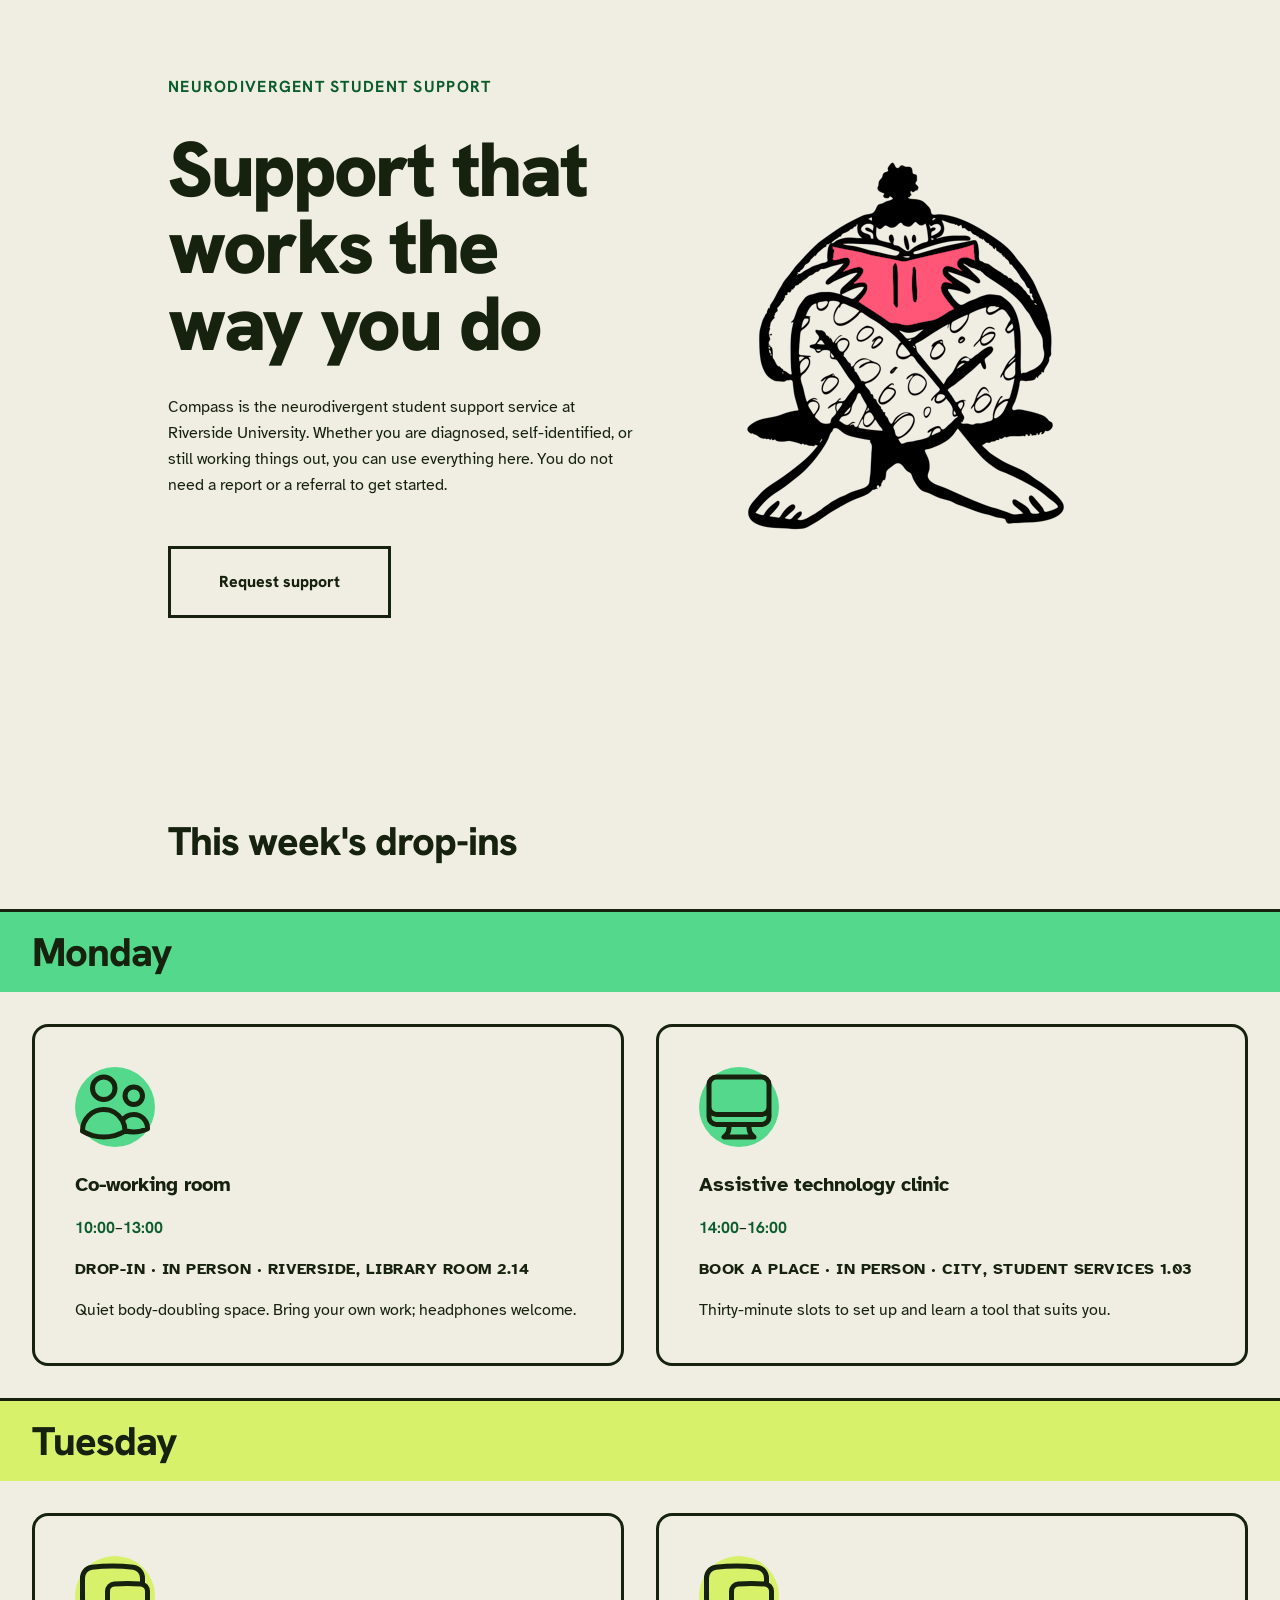
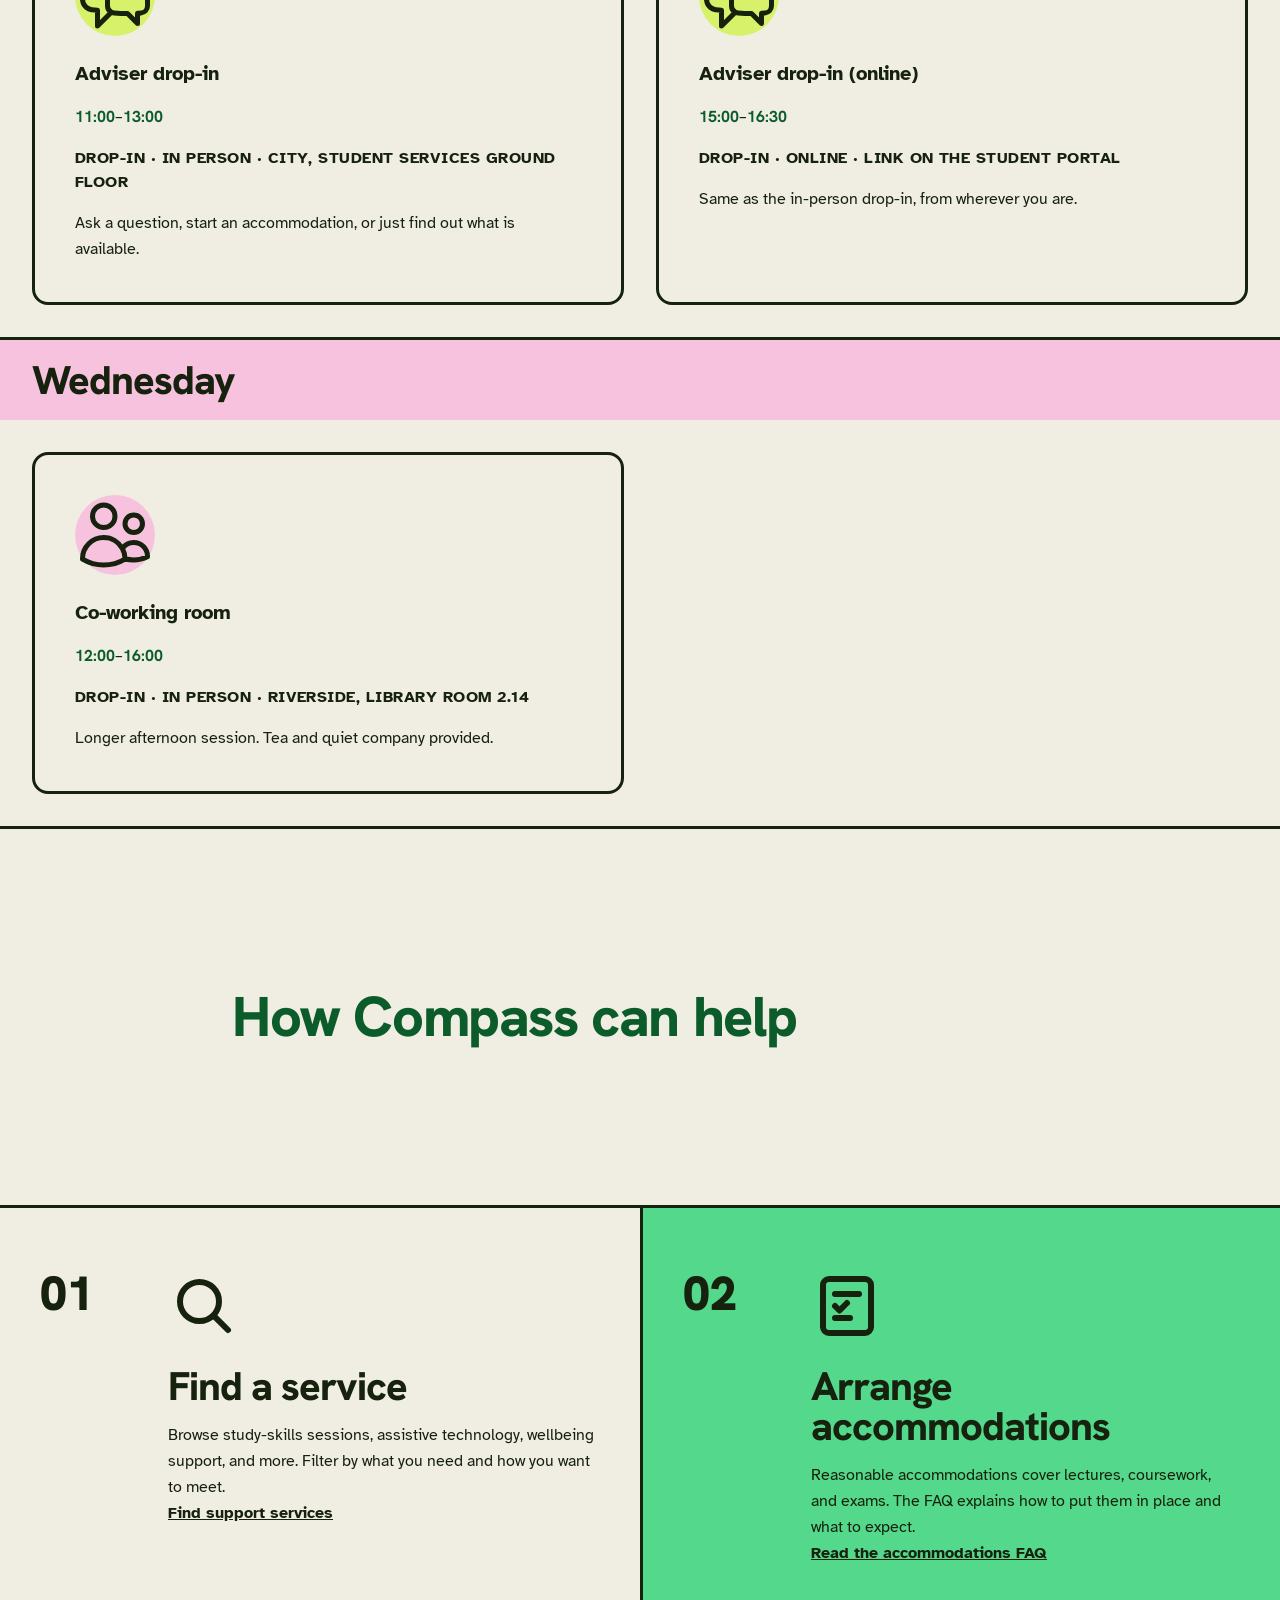
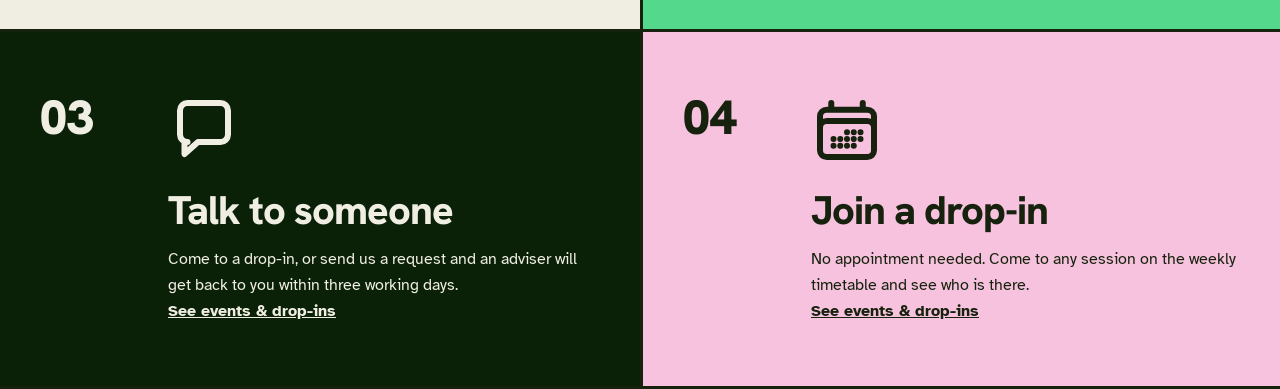
<file: 07-design-system-starter/index.html>
<!doctype html>
<html lang="en-IE">
  <head>
    <meta charset="utf-8" />
    <meta name="viewport" content="width=device-width, initial-scale=1" />
    <title>Week 07 starter: Compass home page, tokens still to write</title>
    <link rel="preconnect" href="https://fonts.googleapis.com" />
    <link rel="preconnect" href="https://fonts.gstatic.com" crossorigin />
    <link
      href="https://fonts.googleapis.com/css2?family=Atkinson+Hyperlegible:ital,wght@0,400;0,700;1,400;1,700&family=Hanken+Grotesk:wght@500;700;800;900&display=swap"
      rel="stylesheet"
    />
    <link rel="stylesheet" href="assets/app.css" />
  </head>
  <body class="bg-paper font-sans leading-relaxed text-ink">
    <!-- Week 7 starter. This is the page from weeks 4 and 5, finished and
         responsive. Every colour, font and text size in it is named by a
         token that does not exist yet, because styles/app.css has no
         @theme section. Writing that section is this week's job. -->
    <main>
      <section aria-labelledby="intro-heading">
        <div
          class="mx-auto grid max-w-5xl items-center gap-10 px-5 py-[clamp(2.5rem,1.5rem+4vw,5rem)] lg:grid-cols-[1.1fr_0.9fr]"
        >
          <div>
            <p
              class="font-display text-base font-bold tracking-[0.08em] text-link uppercase"
            >
              Neurodivergent student support
            </p>
            <h1
              id="intro-heading"
              class="mt-4 font-display text-display leading-none font-black tracking-[-0.03em] text-balance"
            >
              Support that works the way you do
            </h1>
            <p class="mt-4 max-w-[66ch] text-pretty">
              Compass is the neurodivergent student support service at Riverside
              University. Whether you are diagnosed, self-identified, or still
              working things out, you can use everything here. You do not need a
              report or a referral to get started.
            </p>
            <p class="mt-6">
              <a
                class="inline-block border-(length:--rule) border-ink bg-transparent px-6 py-2.5 font-display font-extrabold text-ink no-underline"
                href="#"
                >Request support</a
              >
            </p>
          </div>
          <div class="mx-auto w-full max-w-sm">
            <img
              src="images/hero-student-doodle.png"
              alt=""
              width="359"
              height="400"
            />
          </div>
        </div>
      </section>

      <h2
        class="mx-auto max-w-5xl px-5 pt-16 pb-6 font-display text-h2 leading-none font-extrabold tracking-tight"
      >
        This week's drop-ins
      </h2>
      <div class="border-t-(length:--rule) border-ink">
        <section
          class="border-b-(length:--rule) border-ink bg-paper"
          aria-labelledby="mon-heading"
        >
          <h2
            id="mon-heading"
            class="m-0 flex items-center gap-2 bg-green px-4 py-2.5 font-display text-h2 leading-none font-extrabold tracking-tight text-on-light"
          >
            Monday
          </h2>
          <div class="grid gap-4 p-4 sm:grid-cols-2">
            <article
              class="flex flex-col gap-2 rounded-2xl border-(length:--rule) border-ink bg-paper p-5"
            >
              <span
                class="mb-1 inline-flex h-10 w-10 items-center justify-center rounded-full bg-green text-on-light"
                aria-hidden="true"
              >
                <svg
                  viewBox="0 0 24 24"
                  fill="none"
                  stroke="currentColor"
                  stroke-width="1.5"
                  stroke-linecap="round"
                  stroke-linejoin="round"
                >
                  <path
                    d="M15 19.1276C15.8329 19.37 16.7138 19.5 17.625 19.5C19.1037 19.5 20.5025 19.1576 21.7464 18.5478C21.7488 18.4905 21.75 18.4329 21.75 18.375C21.75 16.0968 19.9031 14.25 17.625 14.25C16.2069 14.25 14.956 14.9655 14.2136 16.0552M15 19.1276V19.125C15 18.0121 14.7148 16.9658 14.2136 16.0552M15 19.1276C15 19.1632 14.9997 19.1988 14.9991 19.2343C13.1374 20.3552 10.9565 21 8.625 21C6.29353 21 4.11264 20.3552 2.25092 19.2343C2.25031 19.198 2.25 19.1615 2.25 19.125C2.25 15.6042 5.10418 12.75 8.625 12.75C11.0329 12.75 13.129 14.085 14.2136 16.0552M12 6.375C12 8.23896 10.489 9.75 8.625 9.75C6.76104 9.75 5.25 8.23896 5.25 6.375C5.25 4.51104 6.76104 3 8.625 3C10.489 3 12 4.51104 12 6.375ZM20.25 8.625C20.25 10.0747 19.0747 11.25 17.625 11.25C16.1753 11.25 15 10.0747 15 8.625C15 7.17525 16.1753 6 17.625 6C19.0747 6 20.25 7.17525 20.25 8.625Z"
                  />
                </svg>
              </span>
              <h3 class="m-0 text-xl font-black">Co-working room</h3>
              <p>
                <time datetime="10:00" class="font-display font-bold text-link"
                  >10:00</time
                >&ndash;<time
                  datetime="13:00"
                  class="font-display font-bold text-link"
                  >13:00</time
                >
              </p>
              <p class="text-base font-bold tracking-[0.03em] uppercase">
                Drop-in &middot; In person &middot; Riverside, Library room 2.14
              </p>
              <p>
                Quiet body-doubling space. Bring your own work; headphones
                welcome.
              </p>
            </article>
            <article
              class="flex flex-col gap-2 rounded-2xl border-(length:--rule) border-ink bg-paper p-5"
            >
              <span
                class="mb-1 inline-flex h-10 w-10 items-center justify-center rounded-full bg-green text-on-light"
                aria-hidden="true"
              >
                <svg
                  viewBox="0 0 24 24"
                  fill="none"
                  stroke="currentColor"
                  stroke-width="1.5"
                  stroke-linecap="round"
                  stroke-linejoin="round"
                >
                  <path
                    d="M9 17.25V18.2574C9 19.053 8.68393 19.8161 8.12132 20.3787L7.5 21H16.5L15.8787 20.3787C15.3161 19.8161 15 19.053 15 18.2574V17.25M21 5.25V15C21 16.2426 19.9926 17.25 18.75 17.25H5.25C4.00736 17.25 3 16.2426 3 15V5.25M21 5.25C21 4.00736 19.9926 3 18.75 3H5.25C4.00736 3 3 4.00736 3 5.25M21 5.25V12C21 13.2426 19.9926 14.25 18.75 14.25H5.25C4.00736 14.25 3 13.2426 3 12V5.25"
                  />
                </svg>
              </span>
              <h3 class="m-0 text-xl font-black">
                Assistive technology clinic
              </h3>
              <p>
                <time datetime="14:00" class="font-display font-bold text-link"
                  >14:00</time
                >&ndash;<time
                  datetime="16:00"
                  class="font-display font-bold text-link"
                  >16:00</time
                >
              </p>
              <p class="text-base font-bold tracking-[0.03em] uppercase">
                Book a place &middot; In person &middot; City, Student Services
                1.03
              </p>
              <p>
                Thirty-minute slots to set up and learn a tool that suits you.
              </p>
            </article>
          </div>
        </section>
        <section
          class="border-b-(length:--rule) border-ink bg-paper"
          aria-labelledby="tue-heading"
        >
          <h2
            id="tue-heading"
            class="m-0 flex items-center gap-2 bg-lime px-4 py-2.5 font-display text-h2 leading-none font-extrabold tracking-tight text-on-light"
          >
            Tuesday
          </h2>
          <div class="grid gap-4 p-4 sm:grid-cols-2">
            <article
              class="flex flex-col gap-2 rounded-2xl border-(length:--rule) border-ink bg-paper p-5"
            >
              <span
                class="mb-1 inline-flex h-10 w-10 items-center justify-center rounded-full bg-lime text-on-light"
                aria-hidden="true"
              >
                <svg
                  viewBox="0 0 24 24"
                  fill="none"
                  stroke="currentColor"
                  stroke-width="1.5"
                  stroke-linecap="round"
                  stroke-linejoin="round"
                >
                  <path
                    d="M20.25 8.51104C21.1341 8.79549 21.75 9.6392 21.75 10.6082V14.8938C21.75 16.0304 20.9026 16.9943 19.7697 17.0867C19.4308 17.1144 19.0909 17.1386 18.75 17.1592V20.25L15.75 17.25C14.3963 17.25 13.0556 17.1948 11.7302 17.0866C11.4319 17.0623 11.1534 16.9775 10.9049 16.8451M20.25 8.51104C20.0986 8.46232 19.9393 8.43 19.7739 8.41628C18.4472 8.30616 17.1051 8.25 15.75 8.25C14.3948 8.25 13.0528 8.30616 11.7261 8.41627C10.595 8.51015 9.75 9.47323 9.75 10.6082V14.8937C9.75 15.731 10.2099 16.4746 10.9049 16.8451M20.25 8.51104V6.63731C20.25 5.01589 19.0983 3.61065 17.4903 3.40191C15.4478 3.13676 13.365 3 11.2503 3C9.13533 3 7.05233 3.13678 5.00963 3.40199C3.40173 3.61074 2.25 5.01598 2.25 6.63738V12.8626C2.25 14.484 3.40173 15.8893 5.00964 16.098C5.58661 16.1729 6.16679 16.2376 6.75 16.2918V21L10.9049 16.8451"
                  />
                </svg>
              </span>
              <h3 class="m-0 text-xl font-black">Adviser drop-in</h3>
              <p>
                <time datetime="11:00" class="font-display font-bold text-link"
                  >11:00</time
                >&ndash;<time
                  datetime="13:00"
                  class="font-display font-bold text-link"
                  >13:00</time
                >
              </p>
              <p class="text-base font-bold tracking-[0.03em] uppercase">
                Drop-in &middot; In person &middot; City, Student Services
                ground floor
              </p>
              <p>
                Ask a question, start an accommodation, or just find out what is
                available.
              </p>
            </article>
            <article
              class="flex flex-col gap-2 rounded-2xl border-(length:--rule) border-ink bg-paper p-5"
            >
              <span
                class="mb-1 inline-flex h-10 w-10 items-center justify-center rounded-full bg-lime text-on-light"
                aria-hidden="true"
              >
                <svg
                  viewBox="0 0 24 24"
                  fill="none"
                  stroke="currentColor"
                  stroke-width="1.5"
                  stroke-linecap="round"
                  stroke-linejoin="round"
                >
                  <path
                    d="M20.25 8.51104C21.1341 8.79549 21.75 9.6392 21.75 10.6082V14.8938C21.75 16.0304 20.9026 16.9943 19.7697 17.0867C19.4308 17.1144 19.0909 17.1386 18.75 17.1592V20.25L15.75 17.25C14.3963 17.25 13.0556 17.1948 11.7302 17.0866C11.4319 17.0623 11.1534 16.9775 10.9049 16.8451M20.25 8.51104C20.0986 8.46232 19.9393 8.43 19.7739 8.41628C18.4472 8.30616 17.1051 8.25 15.75 8.25C14.3948 8.25 13.0528 8.30616 11.7261 8.41627C10.595 8.51015 9.75 9.47323 9.75 10.6082V14.8937C9.75 15.731 10.2099 16.4746 10.9049 16.8451M20.25 8.51104V6.63731C20.25 5.01589 19.0983 3.61065 17.4903 3.40191C15.4478 3.13676 13.365 3 11.2503 3C9.13533 3 7.05233 3.13678 5.00963 3.40199C3.40173 3.61074 2.25 5.01598 2.25 6.63738V12.8626C2.25 14.484 3.40173 15.8893 5.00964 16.098C5.58661 16.1729 6.16679 16.2376 6.75 16.2918V21L10.9049 16.8451"
                  />
                </svg>
              </span>
              <h3 class="m-0 text-xl font-black">Adviser drop-in (online)</h3>
              <p>
                <time datetime="15:00" class="font-display font-bold text-link"
                  >15:00</time
                >&ndash;<time
                  datetime="16:30"
                  class="font-display font-bold text-link"
                  >16:30</time
                >
              </p>
              <p class="text-base font-bold tracking-[0.03em] uppercase">
                Drop-in &middot; Online &middot; Link on the student portal
              </p>
              <p>Same as the in-person drop-in, from wherever you are.</p>
            </article>
          </div>
        </section>
        <section
          class="border-b-(length:--rule) border-ink bg-paper"
          aria-labelledby="wed-heading"
        >
          <h2
            id="wed-heading"
            class="m-0 flex items-center gap-2 bg-pink px-4 py-2.5 font-display text-h2 leading-none font-extrabold tracking-tight text-on-light"
          >
            Wednesday
          </h2>
          <div class="grid gap-4 p-4 sm:grid-cols-2">
            <article
              class="flex flex-col gap-2 rounded-2xl border-(length:--rule) border-ink bg-paper p-5"
            >
              <span
                class="mb-1 inline-flex h-10 w-10 items-center justify-center rounded-full bg-pink text-on-light"
                aria-hidden="true"
              >
                <svg
                  viewBox="0 0 24 24"
                  fill="none"
                  stroke="currentColor"
                  stroke-width="1.5"
                  stroke-linecap="round"
                  stroke-linejoin="round"
                >
                  <path
                    d="M15 19.1276C15.8329 19.37 16.7138 19.5 17.625 19.5C19.1037 19.5 20.5025 19.1576 21.7464 18.5478C21.7488 18.4905 21.75 18.4329 21.75 18.375C21.75 16.0968 19.9031 14.25 17.625 14.25C16.2069 14.25 14.956 14.9655 14.2136 16.0552M15 19.1276V19.125C15 18.0121 14.7148 16.9658 14.2136 16.0552M15 19.1276C15 19.1632 14.9997 19.1988 14.9991 19.2343C13.1374 20.3552 10.9565 21 8.625 21C6.29353 21 4.11264 20.3552 2.25092 19.2343C2.25031 19.198 2.25 19.1615 2.25 19.125C2.25 15.6042 5.10418 12.75 8.625 12.75C11.0329 12.75 13.129 14.085 14.2136 16.0552M12 6.375C12 8.23896 10.489 9.75 8.625 9.75C6.76104 9.75 5.25 8.23896 5.25 6.375C5.25 4.51104 6.76104 3 8.625 3C10.489 3 12 4.51104 12 6.375ZM20.25 8.625C20.25 10.0747 19.0747 11.25 17.625 11.25C16.1753 11.25 15 10.0747 15 8.625C15 7.17525 16.1753 6 17.625 6C19.0747 6 20.25 7.17525 20.25 8.625Z"
                  />
                </svg>
              </span>
              <h3 class="m-0 text-xl font-black">Co-working room</h3>
              <p>
                <time datetime="12:00" class="font-display font-bold text-link"
                  >12:00</time
                >&ndash;<time
                  datetime="16:00"
                  class="font-display font-bold text-link"
                  >16:00</time
                >
              </p>
              <p class="text-base font-bold tracking-[0.03em] uppercase">
                Drop-in &middot; In person &middot; Riverside, Library room 2.14
              </p>
              <p>Longer afternoon session. Tea and quiet company provided.</p>
            </article>
          </div>
        </section>
      </div>

      <section aria-labelledby="help-heading">
        <div
          class="grid grid-cols-1 gap-2 px-5 py-14 sm:grid-cols-[minmax(5rem,12%)_1fr] sm:gap-6 sm:py-20"
        >
          <div aria-hidden="true"></div>
          <h2
            id="help-heading"
            class="font-display text-[clamp(2.25rem,1.75rem+2.2vw,3.5rem)] leading-none font-extrabold tracking-tight text-link"
          >
            How Compass can help
          </h2>
        </div>
        <ul class="grid border-y-(length:--rule) border-ink sm:grid-cols-2">
          <li class="bg-paper text-ink">
            <div
              class="grid grid-cols-1 gap-2 px-5 py-[clamp(2.25rem,1.5rem+3vw,4rem)] sm:grid-cols-[minmax(5rem,12%)_1fr] sm:gap-6"
            >
              <span
                class="font-display text-[clamp(2rem,1.5rem+2vw,3rem)] leading-none font-black"
                aria-hidden="true"
                >01</span
              >
              <div class="min-w-0 break-words">
                <svg
                  class="mb-3 h-9 w-9"
                  viewBox="0 0 24 24"
                  fill="none"
                  stroke="currentColor"
                  stroke-width="2"
                  stroke-linecap="round"
                  stroke-linejoin="round"
                  aria-hidden="true"
                >
                  <circle cx="10.5" cy="10.5" r="6.5" />
                  <path d="M20 20l-4.8-4.8" />
                </svg>
                <h3
                  class="mb-2 font-display text-h2 leading-none font-extrabold tracking-tight text-balance"
                >
                  Find a service
                </h3>
                <p>
                  Browse study-skills sessions, assistive technology, wellbeing
                  support, and more. Filter by what you need and how you want to
                  meet.
                </p>
                <p>
                  <a
                    class="font-bold text-inherit underline"
                    href="find-support-services.html"
                    >Find support services</a
                  >
                </p>
              </div>
            </div>
          </li>
          <li
            class="border-t-(length:--rule) border-ink bg-green text-on-light sm:border-t-0 sm:border-l-(length:--rule)"
          >
            <div
              class="grid grid-cols-1 gap-2 px-5 py-[clamp(2.25rem,1.5rem+3vw,4rem)] sm:grid-cols-[minmax(5rem,12%)_1fr] sm:gap-6"
            >
              <span
                class="font-display text-[clamp(2rem,1.5rem+2vw,3rem)] leading-none font-black"
                aria-hidden="true"
                >02</span
              >
              <div class="min-w-0 break-words">
                <svg
                  class="mb-3 h-9 w-9"
                  viewBox="0 0 24 24"
                  fill="none"
                  stroke="currentColor"
                  stroke-width="2"
                  stroke-linecap="round"
                  stroke-linejoin="round"
                  aria-hidden="true"
                >
                  <rect x="4" y="3" width="16" height="18" rx="2" />
                  <path d="M8 8h8M8 12l1.5 1.5L12 11M8 16h5" />
                </svg>
                <h3
                  class="mb-2 font-display text-h2 leading-none font-extrabold tracking-tight text-balance"
                >
                  Arrange accommodations
                </h3>
                <p>
                  Reasonable accommodations cover lectures, coursework, and
                  exams. The FAQ explains how to put them in place and what to
                  expect.
                </p>
                <p>
                  <a
                    class="font-bold text-inherit underline"
                    href="accommodations-faq.html"
                    >Read the accommodations FAQ</a
                  >
                </p>
              </div>
            </div>
          </li>
          <li
            class="border-t-(length:--rule) border-ink bg-ink-deep text-on-dark"
          >
            <div
              class="grid grid-cols-1 gap-2 px-5 py-[clamp(2.25rem,1.5rem+3vw,4rem)] sm:grid-cols-[minmax(5rem,12%)_1fr] sm:gap-6"
            >
              <span
                class="font-display text-[clamp(2rem,1.5rem+2vw,3rem)] leading-none font-black"
                aria-hidden="true"
                >03</span
              >
              <div class="min-w-0 break-words">
                <svg
                  class="mb-3 h-9 w-9"
                  viewBox="0 0 24 24"
                  fill="none"
                  stroke="currentColor"
                  stroke-width="2"
                  stroke-linecap="round"
                  stroke-linejoin="round"
                  aria-hidden="true"
                >
                  <path
                    d="M4 5.5A2.5 2.5 0 0 1 6.5 3h11A2.5 2.5 0 0 1 20 5.5v8A2.5 2.5 0 0 1 17.5 16H10l-4.5 4v-4H6.5A2.5 2.5 0 0 1 4 13.5v-8Z"
                  />
                </svg>
                <h3
                  class="mb-2 font-display text-h2 leading-none font-extrabold tracking-tight text-balance"
                >
                  Talk to someone
                </h3>
                <p>
                  Come to a drop-in, or send us a request and an adviser will
                  get back to you within three working days.
                </p>
                <p>
                  <a class="font-bold text-inherit underline" href="events.html"
                    >See events &amp; drop-ins</a
                  >
                </p>
              </div>
            </div>
          </li>
          <li
            class="border-t-(length:--rule) border-ink bg-pink text-on-light sm:border-l-(length:--rule)"
          >
            <div
              class="grid grid-cols-1 gap-2 px-5 py-[clamp(2.25rem,1.5rem+3vw,4rem)] sm:grid-cols-[minmax(5rem,12%)_1fr] sm:gap-6"
            >
              <span
                class="font-display text-[clamp(2rem,1.5rem+2vw,3rem)] leading-none font-black"
                aria-hidden="true"
                >04</span
              >
              <div class="min-w-0 break-words">
                <svg
                  class="mb-3 h-9 w-9"
                  viewBox="0 0 24 24"
                  fill="none"
                  stroke="currentColor"
                  stroke-width="2"
                  stroke-linecap="round"
                  stroke-linejoin="round"
                  aria-hidden="true"
                >
                  <path
                    d="M6.75 3V5.25M17.25 3V5.25M3 18.75V7.5C3 6.25736 4.00736 5.25 5.25 5.25H18.75C19.9926 5.25 21 6.25736 21 7.5V18.75M3 18.75C3 19.9926 4.00736 21 5.25 21H18.75C19.9926 21 21 19.9926 21 18.75M3 18.75V11.25C3 10.0074 4.00736 9 5.25 9H18.75C19.9926 9 21 10.0074 21 11.25V18.75M12 12.75H12.0075V12.7575H12V12.75ZM12 15H12.0075V15.0075H12V15ZM12 17.25H12.0075V17.2575H12V17.25ZM9.75 15H9.7575V15.0075H9.75V15ZM9.75 17.25H9.7575V17.2575H9.75V17.25ZM7.5 15H7.5075V15.0075H7.5V15ZM7.5 17.25H7.5075V17.2575H7.5V17.25ZM14.25 12.75H14.2575V12.7575H14.25V12.75ZM14.25 15H14.2575V15.0075H14.25V15ZM14.25 17.25H14.2575V17.2575H14.25V17.25ZM16.5 12.75H16.5075V12.7575H16.5V12.75ZM16.5 15H16.5075V15.0075H16.5V15Z"
                  />
                </svg>
                <h3
                  class="mb-2 font-display text-h2 leading-none font-extrabold tracking-tight text-balance"
                >
                  Join a drop-in
                </h3>
                <p>
                  No appointment needed. Come to any session on the weekly
                  timetable and see who is there.
                </p>
                <p>
                  <a class="font-bold text-inherit underline" href="events.html"
                    >See events &amp; drop-ins</a
                  >
                </p>
              </div>
            </div>
          </li>
        </ul>
      </section>
    </main>
  </body>
</html>
</file>
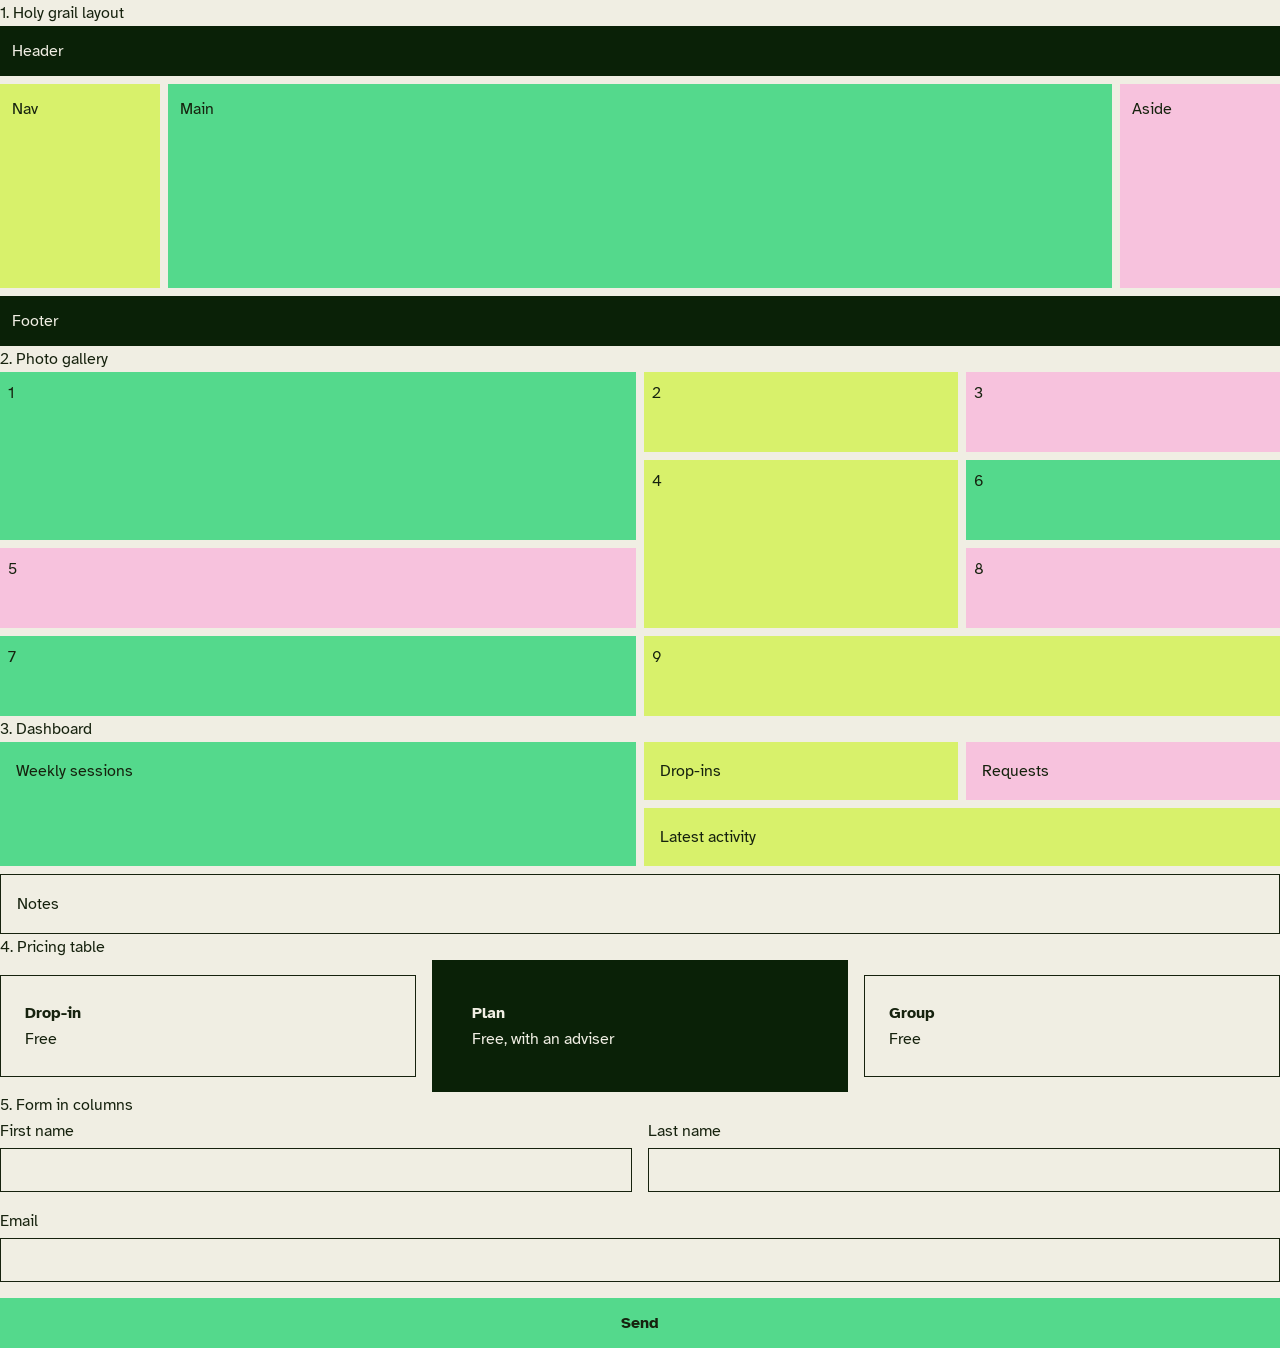
<file: 04-grid-starter/practice.html>
<!doctype html>
<html lang="en-IE">
  <head>
    <meta charset="utf-8" />
    <meta name="viewport" content="width=device-width, initial-scale=1" />
    <title>Week 04 practice</title>
    <link rel="preconnect" href="https://fonts.googleapis.com" />
    <link rel="preconnect" href="https://fonts.gstatic.com" crossorigin />
    <link
      href="https://fonts.googleapis.com/css2?family=Atkinson+Hyperlegible:ital,wght@0,400;0,700;1,400;1,700&family=Hanken+Grotesk:wght@500;700;800;900&display=swap"
      rel="stylesheet"
    />
    <link rel="stylesheet" href="assets/app.css" />
  </head>
  <body class="bg-paper font-sans leading-relaxed text-ink">
    <!-- A blank page wired to the same stylesheet as index.html, and to the
         same watcher: any class you type here is built automatically.
         Use it for this week's pattern gallery, challenges and anything you
         want to break on purpose, so index.html keeps matching the guided
         build. -->
    <main>
    1. Holy grail layout
  <div class="grid h-80 grid-cols-[10rem_1fr_10rem] grid-rows-[auto_1fr_auto] gap-2">
    <header class="col-span-3 bg-ink-deep p-3 text-on-dark">Header</header>
      <nav class="bg-lime p-3 text-on-light">Nav</nav>
      <main class="bg-green p-3 text-on-light">Main</main>
      <aside class="bg-pink p-3 text-on-light">Aside</aside>
    <footer class="col-span-3 bg-ink-deep p-3 text-on-dark">Footer</footer>
  </div>

  2. Photo gallery
  <div class="grid grid-flow-dense auto-rows-[5rem] grid-cols-4 gap-2">
    <div class="col-span-2 row-span-2 bg-green p-2 text-on-light">1</div>
    <div class="bg-lime p-2 text-on-light">2</div>
    <div class="bg-pink p-2 text-on-light">3</div>
    <div class="row-span-2 bg-lime p-2 text-on-light">4</div>
    <div class="col-span-2 bg-pink p-2 text-on-light">5</div>
    <div class="bg-green p-2 text-on-light">6</div>
    <div class="col-span-2 bg-green p-2 text-on-light">7</div>
    <div class="bg-pink p-2 text-on-light">8</div>
    <div class="col-span-2 bg-lime p-2 text-on-light">9</div>
  </div>

  3. Dashboard
  <div class="grid grid-cols-4 gap-2">
  <div class="col-span-2 row-span-2 bg-green p-4 text-on-light">
    Weekly sessions
  </div>
  <div class="bg-lime p-4 text-on-light">Drop-ins</div>
  <div class="bg-pink p-4 text-on-light">Requests</div>
  <div class="col-span-2 bg-lime p-4 text-on-light">Latest activity</div>
  <div class="col-span-4 border-(length:--rule) border-ink bg-paper p-4">
    Notes
  </div>
</div>

4. Pricing table
<div class="grid grid-cols-3 items-center gap-4">
  <div class="border-(length:--rule) border-ink bg-paper p-6">
    <h3 class="font-bold">Drop-in</h3>
    <p>Free</p>
  </div>
  <div class="bg-ink-deep p-10 text-on-dark">
    <h3 class="font-bold">Plan</h3>
    <p>Free, with an adviser</p>
  </div>
  <div class="border-(length:--rule) border-ink bg-paper p-6">
    <h3 class="font-bold">Group</h3>
    <p>Free</p>
  </div>
</div>

5. Form in columns
<form class="grid grid-cols-2 gap-4">
  <label class="flex flex-col gap-1"
    >First name
    <input class="border-(length:--rule) border-ink bg-paper p-2" />
  </label>
  <label class="flex flex-col gap-1"
    >Last name
    <input class="border-(length:--rule) border-ink bg-paper p-2" />
  </label>
  <label class="col-span-2 flex flex-col gap-1"
    >Email
    <input class="border-(length:--rule) border-ink bg-paper p-2" />
  </label>
  <button class="col-span-2 bg-green p-3 font-bold text-on-light">Send</button>
</form>
    </main>
  </body>
</html>
</file>
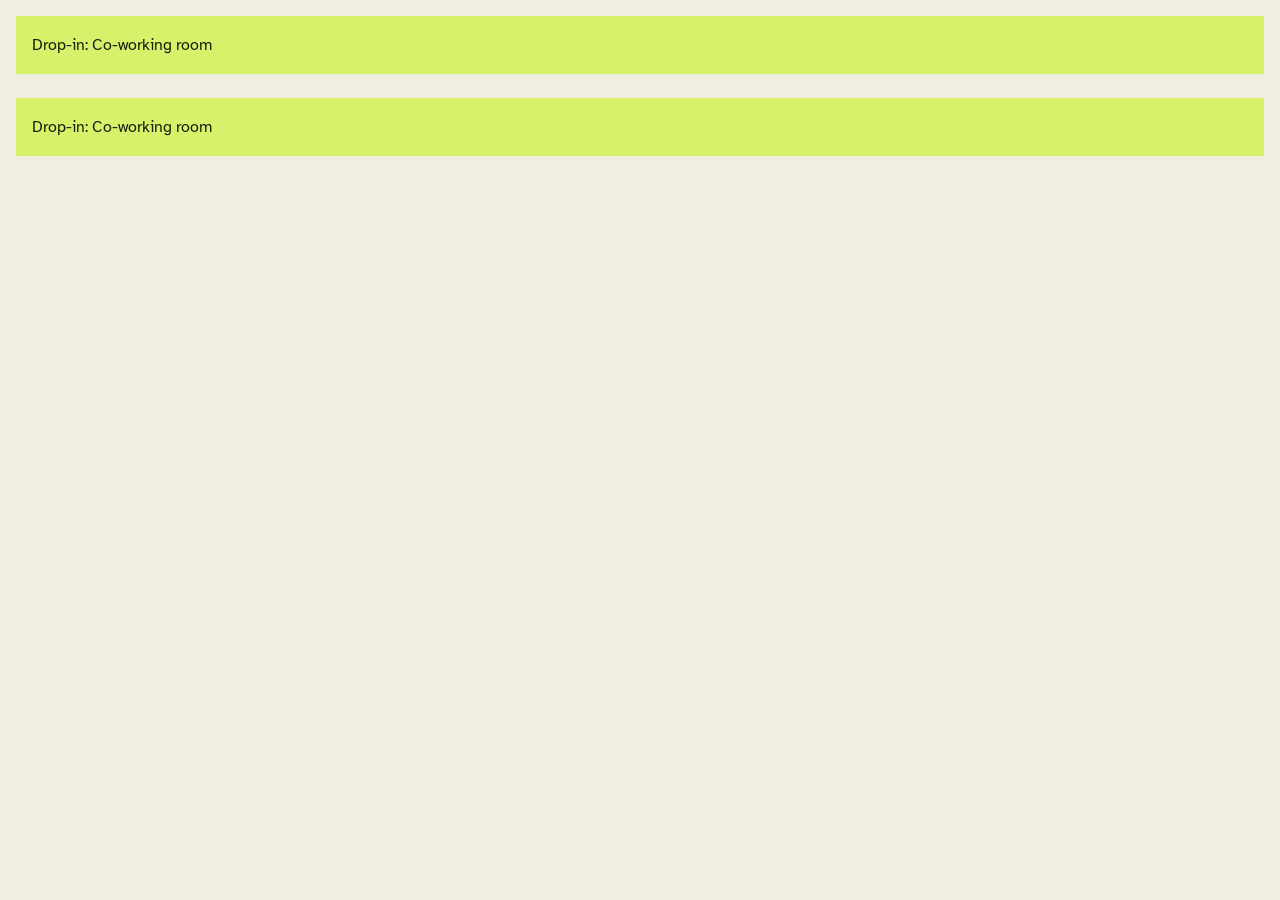
<file: 05-responsive-starter/practice.html>
<!doctype html>
<html lang="en-IE">
  <head>
    <meta charset="utf-8" />
    <meta name="viewport" content="width=device-width, initial-scale=1" />
    <title>Week 05 practice</title>
    <link rel="preconnect" href="https://fonts.googleapis.com" />
    <link rel="preconnect" href="https://fonts.gstatic.com" crossorigin />
    <link
      href="https://fonts.googleapis.com/css2?family=Atkinson+Hyperlegible:ital,wght@0,400;0,700;1,400;1,700&family=Hanken+Grotesk:wght@500;700;800;900&display=swap"
      rel="stylesheet"
    />
    <link rel="stylesheet" href="assets/app.css" />
  </head>
  <body class="bg-paper font-sans leading-relaxed text-ink">
    <!-- A blank page wired to the same stylesheet as index.html, and to the
         same watcher: any class you type here is built automatically.
         Use it for the container-query example, the challenges and anything you
         want to break on purpose, so index.html keeps matching the guided
         build. -->
    <main>

      <div class="grid gap-6 p-4 lg:grid-cols-[3fr_1fr]">
  <div class="@container">
    <article
      class="flex flex-col gap-3 bg-lime p-4 text-on-light @md:flex-row @md:items-center"
    >
      <div class="h-16 w-16 shrink-0 bg-green" aria-hidden="true"></div>
      <p>Drop-in: Co-working room</p>
    </article>
  </div>
  <div class="@container">
    <article
      class="flex flex-col gap-3 bg-lime p-4 text-on-light @md:flex-row @md:items-center"
    >
      <div class="h-16 w-16 shrink-0 bg-green" aria-hidden="true"></div>
      <p>Drop-in: Co-working room</p>
    </article>
  </div>
</div>

    </main>
  </body>
</html>
</file>
<file: 02-core-utilities-starter/assets/app.css>
/*! tailwindcss v4.3.3 | MIT License | https://tailwindcss.com */
@layer properties;
@layer theme, base, components, utilities;
@layer theme {
  :root, :host {
    --font-sans: "Atkinson Hyperlegible", system-ui, -apple-system, "Segoe UI", sans-serif;
    --font-mono: ui-monospace, SFMono-Regular, Menlo, Monaco, Consolas, "Liberation Mono",
      "Courier New", monospace;
    --spacing: 0.25rem;
    --container-5xl: 64rem;
    --text-lg: 1.125rem;
    --text-lg--line-height: calc(1.75 / 1.125);
    --font-weight-bold: 700;
    --font-weight-extrabold: 800;
    --default-font-family: var(--font-sans);
    --default-mono-font-family: var(--font-mono);
    --font-display: "Hanken Grotesk", ui-sans-serif, system-ui, sans-serif;
    --color-paper: #f0eee3;
    --color-ink: #16220e;
    --color-lime: #d8f16b;
    --color-pink: #f7c2dd;
    --color-on-light: #16220e;
  }
}
@layer base {
  *, ::after, ::before, ::backdrop, ::file-selector-button {
    box-sizing: border-box;
    margin: 0;
    padding: 0;
    border: 0 solid;
  }
  html, :host {
    line-height: 1.5;
    -webkit-text-size-adjust: 100%;
    tab-size: 4;
    font-family: var(--default-font-family, -apple-system, BlinkMacSystemFont, "Segoe UI", Roboto, "Helvetica Neue", "Noto Sans", Arial, sans-serif, "Apple Color Emoji", "Segoe UI Emoji", "Segoe UI Symbol", "Noto Color Emoji");
    font-feature-settings: var(--default-font-feature-settings, normal);
    font-variation-settings: var(--default-font-variation-settings, normal);
    -webkit-tap-highlight-color: transparent;
  }
  hr {
    height: 0;
    color: inherit;
    border-top-width: 1px;
  }
  abbr:where([title]) {
    -webkit-text-decoration: underline dotted;
    text-decoration: underline dotted;
  }
  h1, h2, h3, h4, h5, h6 {
    font-size: inherit;
    font-weight: inherit;
  }
  a {
    color: inherit;
    -webkit-text-decoration: inherit;
    text-decoration: inherit;
  }
  b, strong {
    font-weight: bolder;
  }
  code, kbd, samp, pre {
    font-family: var(--default-mono-font-family, ui-monospace, SFMono-Regular, Menlo, Monaco, Consolas, "Liberation Mono", "Courier New", monospace);
    font-feature-settings: var(--default-mono-font-feature-settings, normal);
    font-variation-settings: var(--default-mono-font-variation-settings, normal);
    font-size: 1em;
  }
  small {
    font-size: 80%;
  }
  sub, sup {
    font-size: 75%;
    line-height: 0;
    position: relative;
    vertical-align: baseline;
  }
  sub {
    bottom: -0.25em;
  }
  sup {
    top: -0.5em;
  }
  table {
    text-indent: 0;
    border-color: inherit;
    border-collapse: collapse;
  }
  :-moz-focusring:where(:not(iframe)) {
    outline: auto;
  }
  progress {
    vertical-align: baseline;
  }
  summary {
    display: list-item;
  }
  ol, ul, menu {
    list-style: none;
  }
  img, svg, video, canvas, audio, iframe, embed, object {
    display: block;
    vertical-align: middle;
  }
  img, video {
    max-width: 100%;
    height: auto;
  }
  button, input, select, optgroup, textarea, ::file-selector-button {
    font: inherit;
    font-feature-settings: inherit;
    font-variation-settings: inherit;
    letter-spacing: inherit;
    color: inherit;
    border-radius: 0;
    background-color: transparent;
    opacity: 1;
  }
  :where(select:is([multiple], [size])) optgroup {
    font-weight: bolder;
  }
  :where(select:is([multiple], [size])) optgroup option {
    padding-inline-start: 20px;
  }
  ::file-selector-button {
    margin-inline-end: 4px;
  }
  ::placeholder {
    opacity: 1;
  }
  @supports (not (-webkit-appearance: -apple-pay-button))  or (contain-intrinsic-size: 1px) {
    ::placeholder {
      color: currentcolor;
      @supports (color: color-mix(in lab, red, red)) {
        color: color-mix(in oklab, currentcolor 50%, transparent);
      }
    }
  }
  textarea {
    resize: vertical;
  }
  ::-webkit-search-decoration {
    -webkit-appearance: none;
  }
  ::-webkit-date-and-time-value {
    min-height: 1lh;
    text-align: inherit;
  }
  ::-webkit-datetime-edit {
    display: inline-flex;
  }
  ::-webkit-datetime-edit-fields-wrapper {
    padding: 0;
  }
  ::-webkit-datetime-edit, ::-webkit-datetime-edit-year-field, ::-webkit-datetime-edit-month-field, ::-webkit-datetime-edit-day-field, ::-webkit-datetime-edit-hour-field, ::-webkit-datetime-edit-minute-field, ::-webkit-datetime-edit-second-field, ::-webkit-datetime-edit-millisecond-field, ::-webkit-datetime-edit-meridiem-field {
    padding-block: 0;
  }
  ::-webkit-calendar-picker-indicator {
    line-height: 1;
  }
  :-moz-ui-invalid {
    box-shadow: none;
  }
  button, input:where([type="button"], [type="reset"], [type="submit"]), ::file-selector-button {
    appearance: button;
  }
  ::-webkit-inner-spin-button, ::-webkit-outer-spin-button {
    height: auto;
  }
  [hidden]:where(:not([hidden="until-found"])) {
    display: none !important;
  }
}
@layer utilities {
  .mx-auto {
    margin-inline: auto;
  }
  .mt-\[clamp\(2\.5rem\,2rem\+3vw\,4rem\)\] {
    margin-top: clamp(2.5rem, 2rem + 3vw, 4rem);
  }
  .mb-4 {
    margin-bottom: calc(var(--spacing) * 4);
  }
  .block {
    display: block;
  }
  .table {
    display: table;
  }
  .h-14 {
    height: calc(var(--spacing) * 14);
  }
  .w-14 {
    width: calc(var(--spacing) * 14);
  }
  .max-w-5xl {
    max-width: var(--container-5xl);
  }
  .border-collapse {
    border-collapse: collapse;
  }
  .resize {
    resize: both;
  }
  .list-none {
    list-style-type: none;
  }
  .border {
    border-style: var(--tw-border-style);
    border-width: 1px;
  }
  .border-\(length\:--rule\) {
    border-style: var(--tw-border-style);
    border-width: var(--rule);
  }
  .border-t-\(length\:--rule\) {
    border-top-style: var(--tw-border-style);
    border-top-width: var(--rule);
  }
  .border-b-\(length\:--rule\) {
    border-bottom-style: var(--tw-border-style);
    border-bottom-width: var(--rule);
  }
  .border-ink {
    border-color: var(--color-ink);
  }
  .bg-lime {
    background-color: var(--color-lime);
  }
  .bg-paper {
    background-color: var(--color-paper);
  }
  .bg-pink {
    background-color: var(--color-pink);
  }
  .p-8 {
    padding: calc(var(--spacing) * 8);
  }
  .px-5 {
    padding-inline: calc(var(--spacing) * 5);
  }
  .py-4 {
    padding-block: calc(var(--spacing) * 4);
  }
  .py-\[clamp\(2rem\,1\.5rem\+2vw\,3\.5rem\)\] {
    padding-block: clamp(2rem, 1.5rem + 2vw, 3.5rem);
  }
  .pl-0 {
    padding-left: 0px;
  }
  .text-center {
    text-align: center;
  }
  .font-display {
    font-family: var(--font-display);
  }
  .font-sans {
    font-family: var(--font-sans);
  }
  .text-lg {
    font-size: var(--text-lg);
    line-height: var(--tw-leading, var(--text-lg--line-height));
  }
  .text-\[1\.0625rem\] {
    font-size: 1.0625rem;
  }
  .font-bold {
    --tw-font-weight: var(--font-weight-bold);
    font-weight: var(--font-weight-bold);
  }
  .font-extrabold {
    --tw-font-weight: var(--font-weight-extrabold);
    font-weight: var(--font-weight-extrabold);
  }
  .text-ink {
    color: var(--color-ink);
  }
  .text-on-light {
    color: var(--color-on-light);
  }
  .underline {
    text-decoration-line: underline;
  }
  .ring {
    --tw-ring-shadow: var(--tw-ring-inset,) 0 0 0 calc(1px + var(--tw-ring-offset-width)) var(--tw-ring-color, currentcolor);
    box-shadow: var(--tw-inset-shadow), var(--tw-inset-ring-shadow), var(--tw-ring-offset-shadow), var(--tw-ring-shadow), var(--tw-shadow);
  }
  .outline {
    outline-style: var(--tw-outline-style);
    outline-width: 1px;
  }
}
:root {
  --rule: 1.5px;
}
@property --tw-border-style {
  syntax: "*";
  inherits: false;
  initial-value: solid;
}
@property --tw-font-weight {
  syntax: "*";
  inherits: false;
}
@property --tw-shadow {
  syntax: "*";
  inherits: false;
  initial-value: 0 0 #0000;
}
@property --tw-shadow-color {
  syntax: "*";
  inherits: false;
}
@property --tw-shadow-alpha {
  syntax: "<percentage>";
  inherits: false;
  initial-value: 100%;
}
@property --tw-inset-shadow {
  syntax: "*";
  inherits: false;
  initial-value: 0 0 #0000;
}
@property --tw-inset-shadow-color {
  syntax: "*";
  inherits: false;
}
@property --tw-inset-shadow-alpha {
  syntax: "<percentage>";
  inherits: false;
  initial-value: 100%;
}
@property --tw-ring-color {
  syntax: "*";
  inherits: false;
}
@property --tw-ring-shadow {
  syntax: "*";
  inherits: false;
  initial-value: 0 0 #0000;
}
@property --tw-inset-ring-color {
  syntax: "*";
  inherits: false;
}
@property --tw-inset-ring-shadow {
  syntax: "*";
  inherits: false;
  initial-value: 0 0 #0000;
}
@property --tw-ring-inset {
  syntax: "*";
  inherits: false;
}
@property --tw-ring-offset-width {
  syntax: "<length>";
  inherits: false;
  initial-value: 0px;
}
@property --tw-ring-offset-color {
  syntax: "*";
  inherits: false;
  initial-value: #fff;
}
@property --tw-ring-offset-shadow {
  syntax: "*";
  inherits: false;
  initial-value: 0 0 #0000;
}
@property --tw-outline-style {
  syntax: "*";
  inherits: false;
  initial-value: solid;
}
@layer properties {
  @supports ((-webkit-hyphens: none) and (not (margin-trim: inline))) or ((-moz-orient: inline) and (not (color:rgb(from red r g b)))) {
    *, ::before, ::after, ::backdrop {
      --tw-border-style: solid;
      --tw-font-weight: initial;
      --tw-shadow: 0 0 #0000;
      --tw-shadow-color: initial;
      --tw-shadow-alpha: 100%;
      --tw-inset-shadow: 0 0 #0000;
      --tw-inset-shadow-color: initial;
      --tw-inset-shadow-alpha: 100%;
      --tw-ring-color: initial;
      --tw-ring-shadow: 0 0 #0000;
      --tw-inset-ring-color: initial;
      --tw-inset-ring-shadow: 0 0 #0000;
      --tw-ring-inset: initial;
      --tw-ring-offset-width: 0px;
      --tw-ring-offset-color: #fff;
      --tw-ring-offset-shadow: 0 0 #0000;
      --tw-outline-style: solid;
    }
  }
}
</file>
<file: 03-flexbox-starter/assets/app.css>
/*! tailwindcss v4.3.3 | MIT License | https://tailwindcss.com */
@layer properties;
@layer theme, base, components, utilities;
@layer theme {
  :root, :host {
    --font-sans: "Atkinson Hyperlegible", system-ui, -apple-system, "Segoe UI", sans-serif;
    --font-mono: ui-monospace, SFMono-Regular, Menlo, Monaco, Consolas, "Liberation Mono",
      "Courier New", monospace;
    --spacing: 0.25rem;
    --container-5xl: 64rem;
    --text-base: 1rem;
    --text-base--line-height: calc(1.5 / 1);
    --text-lg: 1.125rem;
    --text-lg--line-height: calc(1.75 / 1.125);
    --text-xl: 1.25rem;
    --text-xl--line-height: calc(1.75 / 1.25);
    --font-weight-bold: 700;
    --font-weight-extrabold: 800;
    --font-weight-black: 900;
    --tracking-tight: -0.025em;
    --default-font-family: var(--font-sans);
    --default-mono-font-family: var(--font-mono);
    --font-display: "Hanken Grotesk", ui-sans-serif, system-ui, sans-serif;
    --color-paper: #f0eee3;
    --color-ink: #16220e;
    --color-ink-deep: #0a2107;
    --color-green: #54d98c;
    --color-lime: #d8f16b;
    --color-pink: #f7c2dd;
    --color-link: #0b5c2a;
    --color-on-light: #16220e;
    --color-on-dark: #f0eee3;
  }
}
@layer base {
  *, ::after, ::before, ::backdrop, ::file-selector-button {
    box-sizing: border-box;
    margin: 0;
    padding: 0;
    border: 0 solid;
  }
  html, :host {
    line-height: 1.5;
    -webkit-text-size-adjust: 100%;
    tab-size: 4;
    font-family: var(--default-font-family, -apple-system, BlinkMacSystemFont, "Segoe UI", Roboto, "Helvetica Neue", "Noto Sans", Arial, sans-serif, "Apple Color Emoji", "Segoe UI Emoji", "Segoe UI Symbol", "Noto Color Emoji");
    font-feature-settings: var(--default-font-feature-settings, normal);
    font-variation-settings: var(--default-font-variation-settings, normal);
    -webkit-tap-highlight-color: transparent;
  }
  hr {
    height: 0;
    color: inherit;
    border-top-width: 1px;
  }
  abbr:where([title]) {
    -webkit-text-decoration: underline dotted;
    text-decoration: underline dotted;
  }
  h1, h2, h3, h4, h5, h6 {
    font-size: inherit;
    font-weight: inherit;
  }
  a {
    color: inherit;
    -webkit-text-decoration: inherit;
    text-decoration: inherit;
  }
  b, strong {
    font-weight: bolder;
  }
  code, kbd, samp, pre {
    font-family: var(--default-mono-font-family, ui-monospace, SFMono-Regular, Menlo, Monaco, Consolas, "Liberation Mono", "Courier New", monospace);
    font-feature-settings: var(--default-mono-font-feature-settings, normal);
    font-variation-settings: var(--default-mono-font-variation-settings, normal);
    font-size: 1em;
  }
  small {
    font-size: 80%;
  }
  sub, sup {
    font-size: 75%;
    line-height: 0;
    position: relative;
    vertical-align: baseline;
  }
  sub {
    bottom: -0.25em;
  }
  sup {
    top: -0.5em;
  }
  table {
    text-indent: 0;
    border-color: inherit;
    border-collapse: collapse;
  }
  :-moz-focusring:where(:not(iframe)) {
    outline: auto;
  }
  progress {
    vertical-align: baseline;
  }
  summary {
    display: list-item;
  }
  ol, ul, menu {
    list-style: none;
  }
  img, svg, video, canvas, audio, iframe, embed, object {
    display: block;
    vertical-align: middle;
  }
  img, video {
    max-width: 100%;
    height: auto;
  }
  button, input, select, optgroup, textarea, ::file-selector-button {
    font: inherit;
    font-feature-settings: inherit;
    font-variation-settings: inherit;
    letter-spacing: inherit;
    color: inherit;
    border-radius: 0;
    background-color: transparent;
    opacity: 1;
  }
  :where(select:is([multiple], [size])) optgroup {
    font-weight: bolder;
  }
  :where(select:is([multiple], [size])) optgroup option {
    padding-inline-start: 20px;
  }
  ::file-selector-button {
    margin-inline-end: 4px;
  }
  ::placeholder {
    opacity: 1;
  }
  @supports (not (-webkit-appearance: -apple-pay-button))  or (contain-intrinsic-size: 1px) {
    ::placeholder {
      color: currentcolor;
      @supports (color: color-mix(in lab, red, red)) {
        color: color-mix(in oklab, currentcolor 50%, transparent);
      }
    }
  }
  textarea {
    resize: vertical;
  }
  ::-webkit-search-decoration {
    -webkit-appearance: none;
  }
  ::-webkit-date-and-time-value {
    min-height: 1lh;
    text-align: inherit;
  }
  ::-webkit-datetime-edit {
    display: inline-flex;
  }
  ::-webkit-datetime-edit-fields-wrapper {
    padding: 0;
  }
  ::-webkit-datetime-edit, ::-webkit-datetime-edit-year-field, ::-webkit-datetime-edit-month-field, ::-webkit-datetime-edit-day-field, ::-webkit-datetime-edit-hour-field, ::-webkit-datetime-edit-minute-field, ::-webkit-datetime-edit-second-field, ::-webkit-datetime-edit-millisecond-field, ::-webkit-datetime-edit-meridiem-field {
    padding-block: 0;
  }
  ::-webkit-calendar-picker-indicator {
    line-height: 1;
  }
  :-moz-ui-invalid {
    box-shadow: none;
  }
  button, input:where([type="button"], [type="reset"], [type="submit"]), ::file-selector-button {
    appearance: button;
  }
  ::-webkit-inner-spin-button, ::-webkit-outer-spin-button {
    height: auto;
  }
  [hidden]:where(:not([hidden="until-found"])) {
    display: none !important;
  }
}
@layer utilities {
  .mx-auto {
    margin-inline: auto;
  }
  .mr-2 {
    margin-right: calc(var(--spacing) * 2);
  }
  .ml-auto {
    margin-left: auto;
  }
  .block {
    display: block;
  }
  .contents {
    display: contents;
  }
  .flex {
    display: flex;
  }
  .inline {
    display: inline;
  }
  .table {
    display: table;
  }
  .size-3 {
    width: calc(var(--spacing) * 3);
    height: calc(var(--spacing) * 3);
  }
  .h-14 {
    height: calc(var(--spacing) * 14);
  }
  .h-40 {
    height: calc(var(--spacing) * 40);
  }
  .w-14 {
    width: calc(var(--spacing) * 14);
  }
  .max-w-5xl {
    max-width: var(--container-5xl);
  }
  .border-collapse {
    border-collapse: collapse;
  }
  .resize {
    resize: both;
  }
  .list-none {
    list-style-type: none;
  }
  .flex-col {
    flex-direction: column;
  }
  .flex-wrap {
    flex-wrap: wrap;
  }
  .items-center {
    align-items: center;
  }
  .justify-between {
    justify-content: space-between;
  }
  .justify-center {
    justify-content: center;
  }
  .gap-4 {
    gap: calc(var(--spacing) * 4);
  }
  .gap-8 {
    gap: calc(var(--spacing) * 8);
  }
  .gap-16 {
    gap: calc(var(--spacing) * 16);
  }
  .gap-32 {
    gap: calc(var(--spacing) * 32);
  }
  .rounded-full {
    border-radius: calc(infinity * 1px);
  }
  .border {
    border-style: var(--tw-border-style);
    border-width: 1px;
  }
  .border-t-\(length\:--rule\) {
    border-top-style: var(--tw-border-style);
    border-top-width: var(--rule);
  }
  .border-b-\(length\:--rule\) {
    border-bottom-style: var(--tw-border-style);
    border-bottom-width: var(--rule);
  }
  .border-ink {
    border-color: var(--color-ink);
  }
  .bg-green {
    background-color: var(--color-green);
  }
  .bg-ink-deep {
    background-color: var(--color-ink-deep);
  }
  .bg-lime {
    background-color: var(--color-lime);
  }
  .bg-paper {
    background-color: var(--color-paper);
  }
  .bg-pink {
    background-color: var(--color-pink);
  }
  .p-4 {
    padding: calc(var(--spacing) * 4);
  }
  .p-8 {
    padding: calc(var(--spacing) * 8);
  }
  .px-5 {
    padding-inline: calc(var(--spacing) * 5);
  }
  .py-1 {
    padding-block: var(--spacing);
  }
  .py-4 {
    padding-block: calc(var(--spacing) * 4);
  }
  .pl-0 {
    padding-left: 0px;
  }
  .text-center {
    text-align: center;
  }
  .font-display {
    font-family: var(--font-display);
  }
  .font-sans {
    font-family: var(--font-sans);
  }
  .text-base {
    font-size: var(--text-base);
    line-height: var(--tw-leading, var(--text-base--line-height));
  }
  .text-lg {
    font-size: var(--text-lg);
    line-height: var(--tw-leading, var(--text-lg--line-height));
  }
  .text-xl {
    font-size: var(--text-xl);
    line-height: var(--tw-leading, var(--text-xl--line-height));
  }
  .font-black {
    --tw-font-weight: var(--font-weight-black);
    font-weight: var(--font-weight-black);
  }
  .font-bold {
    --tw-font-weight: var(--font-weight-bold);
    font-weight: var(--font-weight-bold);
  }
  .font-extrabold {
    --tw-font-weight: var(--font-weight-extrabold);
    font-weight: var(--font-weight-extrabold);
  }
  .tracking-tight {
    --tw-tracking: var(--tracking-tight);
    letter-spacing: var(--tracking-tight);
  }
  .text-ink {
    color: var(--color-ink);
  }
  .text-link {
    color: var(--color-link);
  }
  .text-on-dark {
    color: var(--color-on-dark);
  }
  .text-on-light {
    color: var(--color-on-light);
  }
  .no-underline {
    text-decoration-line: none;
  }
  .underline {
    text-decoration-line: underline;
  }
  .outline {
    outline-style: var(--tw-outline-style);
    outline-width: 1px;
  }
  .filter {
    filter: var(--tw-blur,) var(--tw-brightness,) var(--tw-contrast,) var(--tw-grayscale,) var(--tw-hue-rotate,) var(--tw-invert,) var(--tw-saturate,) var(--tw-sepia,) var(--tw-drop-shadow,);
  }
}
:root {
  --rule: 1.5px;
}
@property --tw-border-style {
  syntax: "*";
  inherits: false;
  initial-value: solid;
}
@property --tw-font-weight {
  syntax: "*";
  inherits: false;
}
@property --tw-tracking {
  syntax: "*";
  inherits: false;
}
@property --tw-outline-style {
  syntax: "*";
  inherits: false;
  initial-value: solid;
}
@property --tw-blur {
  syntax: "*";
  inherits: false;
}
@property --tw-brightness {
  syntax: "*";
  inherits: false;
}
@property --tw-contrast {
  syntax: "*";
  inherits: false;
}
@property --tw-grayscale {
  syntax: "*";
  inherits: false;
}
@property --tw-hue-rotate {
  syntax: "*";
  inherits: false;
}
@property --tw-invert {
  syntax: "*";
  inherits: false;
}
@property --tw-opacity {
  syntax: "*";
  inherits: false;
}
@property --tw-saturate {
  syntax: "*";
  inherits: false;
}
@property --tw-sepia {
  syntax: "*";
  inherits: false;
}
@property --tw-drop-shadow {
  syntax: "*";
  inherits: false;
}
@property --tw-drop-shadow-color {
  syntax: "*";
  inherits: false;
}
@property --tw-drop-shadow-alpha {
  syntax: "<percentage>";
  inherits: false;
  initial-value: 100%;
}
@property --tw-drop-shadow-size {
  syntax: "*";
  inherits: false;
}
@layer properties {
  @supports ((-webkit-hyphens: none) and (not (margin-trim: inline))) or ((-moz-orient: inline) and (not (color:rgb(from red r g b)))) {
    *, ::before, ::after, ::backdrop {
      --tw-border-style: solid;
      --tw-font-weight: initial;
      --tw-tracking: initial;
      --tw-outline-style: solid;
      --tw-blur: initial;
      --tw-brightness: initial;
      --tw-contrast: initial;
      --tw-grayscale: initial;
      --tw-hue-rotate: initial;
      --tw-invert: initial;
      --tw-opacity: initial;
      --tw-saturate: initial;
      --tw-sepia: initial;
      --tw-drop-shadow: initial;
      --tw-drop-shadow-color: initial;
      --tw-drop-shadow-alpha: 100%;
      --tw-drop-shadow-size: initial;
    }
  }
}
</file>
<file: 04-grid-starter/assets/app.css>
/*! tailwindcss v4.3.3 | MIT License | https://tailwindcss.com */
@layer properties;
@layer theme, base, components, utilities;
@layer theme {
  :root, :host {
    --font-sans: "Atkinson Hyperlegible", system-ui, -apple-system, "Segoe UI", sans-serif;
    --font-mono: ui-monospace, SFMono-Regular, Menlo, Monaco, Consolas, "Liberation Mono",
      "Courier New", monospace;
    --spacing: 0.25rem;
    --container-sm: 24rem;
    --container-5xl: 64rem;
    --text-base: 1rem;
    --text-base--line-height: calc(1.5 / 1);
    --text-xl: 1.25rem;
    --text-xl--line-height: calc(1.75 / 1.25);
    --font-weight-bold: 700;
    --font-weight-extrabold: 800;
    --font-weight-black: 900;
    --tracking-tight: -0.025em;
    --leading-relaxed: 1.625;
    --radius-2xl: 1rem;
    --default-font-family: var(--font-sans);
    --default-mono-font-family: var(--font-mono);
    --font-display: "Hanken Grotesk", ui-sans-serif, system-ui, sans-serif;
    --color-paper: #f0eee3;
    --color-ink: #16220e;
    --color-ink-deep: #0a2107;
    --color-green: #54d98c;
    --color-lime: #d8f16b;
    --color-pink: #f7c2dd;
    --color-link: #0b5c2a;
    --color-on-light: #16220e;
    --color-on-dark: #f0eee3;
    --text-display: clamp(2.5rem, 1.6rem + 4vw, 5rem);
    --text-h2: clamp(1.75rem, 1.4rem + 1.6vw, 2.5rem);
  }
}
@layer base {
  *, ::after, ::before, ::backdrop, ::file-selector-button {
    box-sizing: border-box;
    margin: 0;
    padding: 0;
    border: 0 solid;
  }
  html, :host {
    line-height: 1.5;
    -webkit-text-size-adjust: 100%;
    tab-size: 4;
    font-family: var(--default-font-family, -apple-system, BlinkMacSystemFont, "Segoe UI", Roboto, "Helvetica Neue", "Noto Sans", Arial, sans-serif, "Apple Color Emoji", "Segoe UI Emoji", "Segoe UI Symbol", "Noto Color Emoji");
    font-feature-settings: var(--default-font-feature-settings, normal);
    font-variation-settings: var(--default-font-variation-settings, normal);
    -webkit-tap-highlight-color: transparent;
  }
  hr {
    height: 0;
    color: inherit;
    border-top-width: 1px;
  }
  abbr:where([title]) {
    -webkit-text-decoration: underline dotted;
    text-decoration: underline dotted;
  }
  h1, h2, h3, h4, h5, h6 {
    font-size: inherit;
    font-weight: inherit;
  }
  a {
    color: inherit;
    -webkit-text-decoration: inherit;
    text-decoration: inherit;
  }
  b, strong {
    font-weight: bolder;
  }
  code, kbd, samp, pre {
    font-family: var(--default-mono-font-family, ui-monospace, SFMono-Regular, Menlo, Monaco, Consolas, "Liberation Mono", "Courier New", monospace);
    font-feature-settings: var(--default-mono-font-feature-settings, normal);
    font-variation-settings: var(--default-mono-font-variation-settings, normal);
    font-size: 1em;
  }
  small {
    font-size: 80%;
  }
  sub, sup {
    font-size: 75%;
    line-height: 0;
    position: relative;
    vertical-align: baseline;
  }
  sub {
    bottom: -0.25em;
  }
  sup {
    top: -0.5em;
  }
  table {
    text-indent: 0;
    border-color: inherit;
    border-collapse: collapse;
  }
  :-moz-focusring:where(:not(iframe)) {
    outline: auto;
  }
  progress {
    vertical-align: baseline;
  }
  summary {
    display: list-item;
  }
  ol, ul, menu {
    list-style: none;
  }
  img, svg, video, canvas, audio, iframe, embed, object {
    display: block;
    vertical-align: middle;
  }
  img, video {
    max-width: 100%;
    height: auto;
  }
  button, input, select, optgroup, textarea, ::file-selector-button {
    font: inherit;
    font-feature-settings: inherit;
    font-variation-settings: inherit;
    letter-spacing: inherit;
    color: inherit;
    border-radius: 0;
    background-color: transparent;
    opacity: 1;
  }
  :where(select:is([multiple], [size])) optgroup {
    font-weight: bolder;
  }
  :where(select:is([multiple], [size])) optgroup option {
    padding-inline-start: 20px;
  }
  ::file-selector-button {
    margin-inline-end: 4px;
  }
  ::placeholder {
    opacity: 1;
  }
  @supports (not (-webkit-appearance: -apple-pay-button))  or (contain-intrinsic-size: 1px) {
    ::placeholder {
      color: currentcolor;
      @supports (color: color-mix(in lab, red, red)) {
        color: color-mix(in oklab, currentcolor 50%, transparent);
      }
    }
  }
  textarea {
    resize: vertical;
  }
  ::-webkit-search-decoration {
    -webkit-appearance: none;
  }
  ::-webkit-date-and-time-value {
    min-height: 1lh;
    text-align: inherit;
  }
  ::-webkit-datetime-edit {
    display: inline-flex;
  }
  ::-webkit-datetime-edit-fields-wrapper {
    padding: 0;
  }
  ::-webkit-datetime-edit, ::-webkit-datetime-edit-year-field, ::-webkit-datetime-edit-month-field, ::-webkit-datetime-edit-day-field, ::-webkit-datetime-edit-hour-field, ::-webkit-datetime-edit-minute-field, ::-webkit-datetime-edit-second-field, ::-webkit-datetime-edit-millisecond-field, ::-webkit-datetime-edit-meridiem-field {
    padding-block: 0;
  }
  ::-webkit-calendar-picker-indicator {
    line-height: 1;
  }
  :-moz-ui-invalid {
    box-shadow: none;
  }
  button, input:where([type="button"], [type="reset"], [type="submit"]), ::file-selector-button {
    appearance: button;
  }
  ::-webkit-inner-spin-button, ::-webkit-outer-spin-button {
    height: auto;
  }
  [hidden]:where(:not([hidden="until-found"])) {
    display: none !important;
  }
}
@layer utilities {
  .col-span-2 {
    grid-column: span 2 / span 2;
  }
  .col-span-3 {
    grid-column: span 3 / span 3;
  }
  .col-span-4 {
    grid-column: span 4 / span 4;
  }
  .row-span-2 {
    grid-row: span 2 / span 2;
  }
  .m-0 {
    margin: 0px;
  }
  .mx-auto {
    margin-inline: auto;
  }
  .mt-4 {
    margin-top: calc(var(--spacing) * 4);
  }
  .mt-6 {
    margin-top: calc(var(--spacing) * 6);
  }
  .mb-1 {
    margin-bottom: var(--spacing);
  }
  .mb-2 {
    margin-bottom: calc(var(--spacing) * 2);
  }
  .mb-3 {
    margin-bottom: calc(var(--spacing) * 3);
  }
  .flex {
    display: flex;
  }
  .grid {
    display: grid;
  }
  .inline-block {
    display: inline-block;
  }
  .inline-flex {
    display: inline-flex;
  }
  .table {
    display: table;
  }
  .h-9 {
    height: calc(var(--spacing) * 9);
  }
  .h-10 {
    height: calc(var(--spacing) * 10);
  }
  .h-80 {
    height: calc(var(--spacing) * 80);
  }
  .w-9 {
    width: calc(var(--spacing) * 9);
  }
  .w-10 {
    width: calc(var(--spacing) * 10);
  }
  .w-full {
    width: 100%;
  }
  .max-w-5xl {
    max-width: var(--container-5xl);
  }
  .max-w-\[66ch\] {
    max-width: 66ch;
  }
  .max-w-sm {
    max-width: var(--container-sm);
  }
  .min-w-0 {
    min-width: 0px;
  }
  .border-collapse {
    border-collapse: collapse;
  }
  .resize {
    resize: both;
  }
  .grid-flow-dense {
    grid-auto-flow: dense;
  }
  .auto-rows-\[5rem\] {
    grid-auto-rows: 5rem;
  }
  .grid-cols-2 {
    grid-template-columns: repeat(2, minmax(0, 1fr));
  }
  .grid-cols-3 {
    grid-template-columns: repeat(3, minmax(0, 1fr));
  }
  .grid-cols-4 {
    grid-template-columns: repeat(4, minmax(0, 1fr));
  }
  .grid-cols-\[1\.1fr_0\.9fr\] {
    grid-template-columns: 1.1fr 0.9fr;
  }
  .grid-cols-\[1rem_2fr_1rem\] {
    grid-template-columns: 1rem 2fr 1rem;
  }
  .grid-cols-\[1rem_2rem_1rem\] {
    grid-template-columns: 1rem 2rem 1rem;
  }
  .grid-cols-\[10rem_1fr_10rem\] {
    grid-template-columns: 10rem 1fr 10rem;
  }
  .grid-cols-\[auto_1fr_auto\] {
    grid-template-columns: auto 1fr auto;
  }
  .grid-rows-\[auto_1fr_auto\] {
    grid-template-rows: auto 1fr auto;
  }
  .flex-col {
    flex-direction: column;
  }
  .items-center {
    align-items: center;
  }
  .justify-center {
    justify-content: center;
  }
  .gap-1 {
    gap: var(--spacing);
  }
  .gap-2 {
    gap: calc(var(--spacing) * 2);
  }
  .gap-4 {
    gap: calc(var(--spacing) * 4);
  }
  .gap-6 {
    gap: calc(var(--spacing) * 6);
  }
  .gap-10 {
    gap: calc(var(--spacing) * 10);
  }
  .rounded-2xl {
    border-radius: var(--radius-2xl);
  }
  .rounded-full {
    border-radius: calc(infinity * 1px);
  }
  .border {
    border-style: var(--tw-border-style);
    border-width: 1px;
  }
  .border-\(length\:--rule\) {
    border-style: var(--tw-border-style);
    border-width: var(--rule);
  }
  .border-x-\(length\:--rule\) {
    border-inline-style: var(--tw-border-style);
    border-inline-width: var(--rule);
  }
  .border-y-\(length\:--rule\) {
    border-block-style: var(--tw-border-style);
    border-block-width: var(--rule);
  }
  .border-t-\(length\:--rule\) {
    border-top-style: var(--tw-border-style);
    border-top-width: var(--rule);
  }
  .border-b-\(length\:--rule\) {
    border-bottom-style: var(--tw-border-style);
    border-bottom-width: var(--rule);
  }
  .border-l-\(length\:--rule\) {
    border-left-style: var(--tw-border-style);
    border-left-width: var(--rule);
  }
  .border-ink {
    border-color: var(--color-ink);
  }
  .bg-green {
    background-color: var(--color-green);
  }
  .bg-ink-deep {
    background-color: var(--color-ink-deep);
  }
  .bg-lime {
    background-color: var(--color-lime);
  }
  .bg-paper {
    background-color: var(--color-paper);
  }
  .bg-pink {
    background-color: var(--color-pink);
  }
  .bg-transparent {
    background-color: transparent;
  }
  .p-2 {
    padding: calc(var(--spacing) * 2);
  }
  .p-3 {
    padding: calc(var(--spacing) * 3);
  }
  .p-4 {
    padding: calc(var(--spacing) * 4);
  }
  .p-5 {
    padding: calc(var(--spacing) * 5);
  }
  .p-6 {
    padding: calc(var(--spacing) * 6);
  }
  .p-10 {
    padding: calc(var(--spacing) * 10);
  }
  .px-4 {
    padding-inline: calc(var(--spacing) * 4);
  }
  .px-5 {
    padding-inline: calc(var(--spacing) * 5);
  }
  .px-6 {
    padding-inline: calc(var(--spacing) * 6);
  }
  .py-2 {
    padding-block: calc(var(--spacing) * 2);
  }
  .py-2\.5 {
    padding-block: calc(var(--spacing) * 2.5);
  }
  .py-20 {
    padding-block: calc(var(--spacing) * 20);
  }
  .py-\[clamp\(2\.5rem\,1\.5rem\+4vw\,5rem\)\] {
    padding-block: clamp(2.5rem, 1.5rem + 4vw, 5rem);
  }
  .py-\[clamp\(2\.25rem\,1\.5rem\+3vw\,4rem\)\] {
    padding-block: clamp(2.25rem, 1.5rem + 3vw, 4rem);
  }
  .pt-16 {
    padding-top: calc(var(--spacing) * 16);
  }
  .pb-6 {
    padding-bottom: calc(var(--spacing) * 6);
  }
  .font-display {
    font-family: var(--font-display);
  }
  .font-sans {
    font-family: var(--font-sans);
  }
  .text-base {
    font-size: var(--text-base);
    line-height: var(--tw-leading, var(--text-base--line-height));
  }
  .text-xl {
    font-size: var(--text-xl);
    line-height: var(--tw-leading, var(--text-xl--line-height));
  }
  .text-\[clamp\(2\.25rem\,1\.75rem\+2\.2vw\,3\.5rem\)\] {
    font-size: clamp(2.25rem, 1.75rem + 2.2vw, 3.5rem);
  }
  .text-\[clamp\(2rem\,1\.5rem\+2vw\,3rem\)\] {
    font-size: clamp(2rem, 1.5rem + 2vw, 3rem);
  }
  .text-display {
    font-size: var(--text-display);
  }
  .text-h2 {
    font-size: var(--text-h2);
  }
  .leading-none {
    --tw-leading: 1;
    line-height: 1;
  }
  .leading-relaxed {
    --tw-leading: var(--leading-relaxed);
    line-height: var(--leading-relaxed);
  }
  .font-black {
    --tw-font-weight: var(--font-weight-black);
    font-weight: var(--font-weight-black);
  }
  .font-bold {
    --tw-font-weight: var(--font-weight-bold);
    font-weight: var(--font-weight-bold);
  }
  .font-extrabold {
    --tw-font-weight: var(--font-weight-extrabold);
    font-weight: var(--font-weight-extrabold);
  }
  .tracking-\[-0\.03em\] {
    --tw-tracking: -0.03em;
    letter-spacing: -0.03em;
  }
  .tracking-\[0\.03em\] {
    --tw-tracking: 0.03em;
    letter-spacing: 0.03em;
  }
  .tracking-\[0\.08em\] {
    --tw-tracking: 0.08em;
    letter-spacing: 0.08em;
  }
  .tracking-tight {
    --tw-tracking: var(--tracking-tight);
    letter-spacing: var(--tracking-tight);
  }
  .text-balance {
    text-wrap: balance;
  }
  .text-pretty {
    text-wrap: pretty;
  }
  .text-wrap {
    text-wrap: wrap;
  }
  .break-words {
    overflow-wrap: break-word;
  }
  .text-inherit {
    color: inherit;
  }
  .text-ink {
    color: var(--color-ink);
  }
  .text-link {
    color: var(--color-link);
  }
  .text-on-dark {
    color: var(--color-on-dark);
  }
  .text-on-light {
    color: var(--color-on-light);
  }
  .uppercase {
    text-transform: uppercase;
  }
  .no-underline {
    text-decoration-line: none;
  }
  .underline {
    text-decoration-line: underline;
  }
  .outline {
    outline-style: var(--tw-outline-style);
    outline-width: 1px;
  }
}
:root {
  --rule: 1.5px;
}
@property --tw-border-style {
  syntax: "*";
  inherits: false;
  initial-value: solid;
}
@property --tw-leading {
  syntax: "*";
  inherits: false;
}
@property --tw-font-weight {
  syntax: "*";
  inherits: false;
}
@property --tw-tracking {
  syntax: "*";
  inherits: false;
}
@property --tw-outline-style {
  syntax: "*";
  inherits: false;
  initial-value: solid;
}
@layer properties {
  @supports ((-webkit-hyphens: none) and (not (margin-trim: inline))) or ((-moz-orient: inline) and (not (color:rgb(from red r g b)))) {
    *, ::before, ::after, ::backdrop {
      --tw-border-style: solid;
      --tw-leading: initial;
      --tw-font-weight: initial;
      --tw-tracking: initial;
      --tw-outline-style: solid;
    }
  }
}
</file>
<file: 05-responsive-starter/assets/app.css>
/*! tailwindcss v4.3.3 | MIT License | https://tailwindcss.com */
@layer properties;
@layer theme, base, components, utilities;
@layer theme {
  :root, :host {
    --font-sans: "Atkinson Hyperlegible", system-ui, -apple-system, "Segoe UI", sans-serif;
    --font-mono: ui-monospace, SFMono-Regular, Menlo, Monaco, Consolas, "Liberation Mono",
      "Courier New", monospace;
    --spacing: 0.25rem;
    --container-sm: 24rem;
    --container-5xl: 64rem;
    --text-base: 1rem;
    --text-base--line-height: calc(1.5 / 1);
    --text-xl: 1.25rem;
    --text-xl--line-height: calc(1.75 / 1.25);
    --font-weight-bold: 700;
    --font-weight-extrabold: 800;
    --font-weight-black: 900;
    --tracking-tight: -0.025em;
    --leading-relaxed: 1.625;
    --radius-2xl: 1rem;
    --default-font-family: var(--font-sans);
    --default-mono-font-family: var(--font-mono);
    --font-display: "Hanken Grotesk", ui-sans-serif, system-ui, sans-serif;
    --color-paper: #f0eee3;
    --color-ink: #16220e;
    --color-ink-deep: #0a2107;
    --color-green: #54d98c;
    --color-lime: #d8f16b;
    --color-pink: #f7c2dd;
    --color-link: #0b5c2a;
    --color-on-light: #16220e;
    --color-on-dark: #f0eee3;
    --text-display: clamp(2.5rem, 1.6rem + 4vw, 5rem);
    --text-h2: clamp(1.75rem, 1.4rem + 1.6vw, 2.5rem);
  }
}
@layer base {
  *, ::after, ::before, ::backdrop, ::file-selector-button {
    box-sizing: border-box;
    margin: 0;
    padding: 0;
    border: 0 solid;
  }
  html, :host {
    line-height: 1.5;
    -webkit-text-size-adjust: 100%;
    tab-size: 4;
    font-family: var(--default-font-family, -apple-system, BlinkMacSystemFont, "Segoe UI", Roboto, "Helvetica Neue", "Noto Sans", Arial, sans-serif, "Apple Color Emoji", "Segoe UI Emoji", "Segoe UI Symbol", "Noto Color Emoji");
    font-feature-settings: var(--default-font-feature-settings, normal);
    font-variation-settings: var(--default-font-variation-settings, normal);
    -webkit-tap-highlight-color: transparent;
  }
  hr {
    height: 0;
    color: inherit;
    border-top-width: 1px;
  }
  abbr:where([title]) {
    -webkit-text-decoration: underline dotted;
    text-decoration: underline dotted;
  }
  h1, h2, h3, h4, h5, h6 {
    font-size: inherit;
    font-weight: inherit;
  }
  a {
    color: inherit;
    -webkit-text-decoration: inherit;
    text-decoration: inherit;
  }
  b, strong {
    font-weight: bolder;
  }
  code, kbd, samp, pre {
    font-family: var(--default-mono-font-family, ui-monospace, SFMono-Regular, Menlo, Monaco, Consolas, "Liberation Mono", "Courier New", monospace);
    font-feature-settings: var(--default-mono-font-feature-settings, normal);
    font-variation-settings: var(--default-mono-font-variation-settings, normal);
    font-size: 1em;
  }
  small {
    font-size: 80%;
  }
  sub, sup {
    font-size: 75%;
    line-height: 0;
    position: relative;
    vertical-align: baseline;
  }
  sub {
    bottom: -0.25em;
  }
  sup {
    top: -0.5em;
  }
  table {
    text-indent: 0;
    border-color: inherit;
    border-collapse: collapse;
  }
  :-moz-focusring:where(:not(iframe)) {
    outline: auto;
  }
  progress {
    vertical-align: baseline;
  }
  summary {
    display: list-item;
  }
  ol, ul, menu {
    list-style: none;
  }
  img, svg, video, canvas, audio, iframe, embed, object {
    display: block;
    vertical-align: middle;
  }
  img, video {
    max-width: 100%;
    height: auto;
  }
  button, input, select, optgroup, textarea, ::file-selector-button {
    font: inherit;
    font-feature-settings: inherit;
    font-variation-settings: inherit;
    letter-spacing: inherit;
    color: inherit;
    border-radius: 0;
    background-color: transparent;
    opacity: 1;
  }
  :where(select:is([multiple], [size])) optgroup {
    font-weight: bolder;
  }
  :where(select:is([multiple], [size])) optgroup option {
    padding-inline-start: 20px;
  }
  ::file-selector-button {
    margin-inline-end: 4px;
  }
  ::placeholder {
    opacity: 1;
  }
  @supports (not (-webkit-appearance: -apple-pay-button))  or (contain-intrinsic-size: 1px) {
    ::placeholder {
      color: currentcolor;
      @supports (color: color-mix(in lab, red, red)) {
        color: color-mix(in oklab, currentcolor 50%, transparent);
      }
    }
  }
  textarea {
    resize: vertical;
  }
  ::-webkit-search-decoration {
    -webkit-appearance: none;
  }
  ::-webkit-date-and-time-value {
    min-height: 1lh;
    text-align: inherit;
  }
  ::-webkit-datetime-edit {
    display: inline-flex;
  }
  ::-webkit-datetime-edit-fields-wrapper {
    padding: 0;
  }
  ::-webkit-datetime-edit, ::-webkit-datetime-edit-year-field, ::-webkit-datetime-edit-month-field, ::-webkit-datetime-edit-day-field, ::-webkit-datetime-edit-hour-field, ::-webkit-datetime-edit-minute-field, ::-webkit-datetime-edit-second-field, ::-webkit-datetime-edit-millisecond-field, ::-webkit-datetime-edit-meridiem-field {
    padding-block: 0;
  }
  ::-webkit-calendar-picker-indicator {
    line-height: 1;
  }
  :-moz-ui-invalid {
    box-shadow: none;
  }
  button, input:where([type="button"], [type="reset"], [type="submit"]), ::file-selector-button {
    appearance: button;
  }
  ::-webkit-inner-spin-button, ::-webkit-outer-spin-button {
    height: auto;
  }
  [hidden]:where(:not([hidden="until-found"])) {
    display: none !important;
  }
}
@layer utilities {
  .m-0 {
    margin: 0px;
  }
  .mx-auto {
    margin-inline: auto;
  }
  .mt-4 {
    margin-top: calc(var(--spacing) * 4);
  }
  .mt-6 {
    margin-top: calc(var(--spacing) * 6);
  }
  .mb-1 {
    margin-bottom: var(--spacing);
  }
  .mb-2 {
    margin-bottom: calc(var(--spacing) * 2);
  }
  .mb-3 {
    margin-bottom: calc(var(--spacing) * 3);
  }
  .flex {
    display: flex;
  }
  .grid {
    display: grid;
  }
  .inline-block {
    display: inline-block;
  }
  .inline-flex {
    display: inline-flex;
  }
  .h-9 {
    height: calc(var(--spacing) * 9);
  }
  .h-10 {
    height: calc(var(--spacing) * 10);
  }
  .w-9 {
    width: calc(var(--spacing) * 9);
  }
  .w-10 {
    width: calc(var(--spacing) * 10);
  }
  .w-full {
    width: 100%;
  }
  .max-w-5xl {
    max-width: var(--container-5xl);
  }
  .max-w-\[66ch\] {
    max-width: 66ch;
  }
  .max-w-sm {
    max-width: var(--container-sm);
  }
  .min-w-0 {
    min-width: 0px;
  }
  .grid-cols-2 {
    grid-template-columns: repeat(2, minmax(0, 1fr));
  }
  .grid-cols-\[1\.1fr_0\.9fr\] {
    grid-template-columns: 1.1fr 0.9fr;
  }
  .grid-cols-\[minmax\(5rem\,12\%\)_1fr\] {
    grid-template-columns: minmax(5rem,12%) 1fr;
  }
  .flex-col {
    flex-direction: column;
  }
  .items-center {
    align-items: center;
  }
  .justify-center {
    justify-content: center;
  }
  .gap-2 {
    gap: calc(var(--spacing) * 2);
  }
  .gap-4 {
    gap: calc(var(--spacing) * 4);
  }
  .gap-6 {
    gap: calc(var(--spacing) * 6);
  }
  .gap-10 {
    gap: calc(var(--spacing) * 10);
  }
  .rounded-2xl {
    border-radius: var(--radius-2xl);
  }
  .rounded-full {
    border-radius: calc(infinity * 1px);
  }
  .border-\(length\:--rule\) {
    border-style: var(--tw-border-style);
    border-width: var(--rule);
  }
  .border-y-\(length\:--rule\) {
    border-block-style: var(--tw-border-style);
    border-block-width: var(--rule);
  }
  .border-t-\(length\:--rule\) {
    border-top-style: var(--tw-border-style);
    border-top-width: var(--rule);
  }
  .border-b-\(length\:--rule\) {
    border-bottom-style: var(--tw-border-style);
    border-bottom-width: var(--rule);
  }
  .border-l-\(length\:--rule\) {
    border-left-style: var(--tw-border-style);
    border-left-width: var(--rule);
  }
  .border-ink {
    border-color: var(--color-ink);
  }
  .bg-green {
    background-color: var(--color-green);
  }
  .bg-ink-deep {
    background-color: var(--color-ink-deep);
  }
  .bg-lime {
    background-color: var(--color-lime);
  }
  .bg-paper {
    background-color: var(--color-paper);
  }
  .bg-pink {
    background-color: var(--color-pink);
  }
  .bg-transparent {
    background-color: transparent;
  }
  .p-4 {
    padding: calc(var(--spacing) * 4);
  }
  .p-5 {
    padding: calc(var(--spacing) * 5);
  }
  .px-4 {
    padding-inline: calc(var(--spacing) * 4);
  }
  .px-5 {
    padding-inline: calc(var(--spacing) * 5);
  }
  .px-6 {
    padding-inline: calc(var(--spacing) * 6);
  }
  .py-2\.5 {
    padding-block: calc(var(--spacing) * 2.5);
  }
  .py-20 {
    padding-block: calc(var(--spacing) * 20);
  }
  .py-\[clamp\(2\.5rem\,1\.5rem\+4vw\,5rem\)\] {
    padding-block: clamp(2.5rem, 1.5rem + 4vw, 5rem);
  }
  .py-\[clamp\(2\.25rem\,1\.5rem\+3vw\,4rem\)\] {
    padding-block: clamp(2.25rem, 1.5rem + 3vw, 4rem);
  }
  .pt-16 {
    padding-top: calc(var(--spacing) * 16);
  }
  .pb-6 {
    padding-bottom: calc(var(--spacing) * 6);
  }
  .font-display {
    font-family: var(--font-display);
  }
  .font-sans {
    font-family: var(--font-sans);
  }
  .text-base {
    font-size: var(--text-base);
    line-height: var(--tw-leading, var(--text-base--line-height));
  }
  .text-xl {
    font-size: var(--text-xl);
    line-height: var(--tw-leading, var(--text-xl--line-height));
  }
  .text-\[clamp\(2\.25rem\,1\.75rem\+2\.2vw\,3\.5rem\)\] {
    font-size: clamp(2.25rem, 1.75rem + 2.2vw, 3.5rem);
  }
  .text-\[clamp\(2rem\,1\.5rem\+2vw\,3rem\)\] {
    font-size: clamp(2rem, 1.5rem + 2vw, 3rem);
  }
  .text-display {
    font-size: var(--text-display);
  }
  .text-h2 {
    font-size: var(--text-h2);
  }
  .leading-none {
    --tw-leading: 1;
    line-height: 1;
  }
  .leading-relaxed {
    --tw-leading: var(--leading-relaxed);
    line-height: var(--leading-relaxed);
  }
  .font-black {
    --tw-font-weight: var(--font-weight-black);
    font-weight: var(--font-weight-black);
  }
  .font-bold {
    --tw-font-weight: var(--font-weight-bold);
    font-weight: var(--font-weight-bold);
  }
  .font-extrabold {
    --tw-font-weight: var(--font-weight-extrabold);
    font-weight: var(--font-weight-extrabold);
  }
  .tracking-\[-0\.03em\] {
    --tw-tracking: -0.03em;
    letter-spacing: -0.03em;
  }
  .tracking-\[0\.03em\] {
    --tw-tracking: 0.03em;
    letter-spacing: 0.03em;
  }
  .tracking-\[0\.08em\] {
    --tw-tracking: 0.08em;
    letter-spacing: 0.08em;
  }
  .tracking-tight {
    --tw-tracking: var(--tracking-tight);
    letter-spacing: var(--tracking-tight);
  }
  .text-balance {
    text-wrap: balance;
  }
  .text-pretty {
    text-wrap: pretty;
  }
  .break-words {
    overflow-wrap: break-word;
  }
  .text-inherit {
    color: inherit;
  }
  .text-ink {
    color: var(--color-ink);
  }
  .text-link {
    color: var(--color-link);
  }
  .text-on-dark {
    color: var(--color-on-dark);
  }
  .text-on-light {
    color: var(--color-on-light);
  }
  .uppercase {
    text-transform: uppercase;
  }
  .no-underline {
    text-decoration-line: none;
  }
  .underline {
    text-decoration-line: underline;
  }
}
:root {
  --rule: 1.5px;
}
@property --tw-border-style {
  syntax: "*";
  inherits: false;
  initial-value: solid;
}
@property --tw-leading {
  syntax: "*";
  inherits: false;
}
@property --tw-font-weight {
  syntax: "*";
  inherits: false;
}
@property --tw-tracking {
  syntax: "*";
  inherits: false;
}
@layer properties {
  @supports ((-webkit-hyphens: none) and (not (margin-trim: inline))) or ((-moz-orient: inline) and (not (color:rgb(from red r g b)))) {
    *, ::before, ::after, ::backdrop {
      --tw-border-style: solid;
      --tw-leading: initial;
      --tw-font-weight: initial;
      --tw-tracking: initial;
    }
  }
}
</file>
<file: 07-design-system-starter/assets/app.css>
/*! tailwindcss v4.3.3 | MIT License | https://tailwindcss.com */
@layer properties;
@layer theme, base, components, utilities;
@layer theme {
  :root, :host {
    --font-sans: "Atkinson Hyperlegible", system-ui, -apple-system, "Segoe UI", sans-serif;
    --font-mono: ui-monospace, SFMono-Regular, Menlo, Monaco, Consolas, "Liberation Mono",
      "Courier New", monospace;
    --spacing: 0.5rem;
    --container-sm: 24rem;
    --container-5xl: 64rem;
    --text-base: 1rem;
    --text-base--line-height: calc(1.5 / 1);
    --text-xl: 1.25rem;
    --text-xl--line-height: calc(1.75 / 1.25);
    --font-weight-bold: 700;
    --font-weight-extrabold: 800;
    --font-weight-black: 900;
    --tracking-tight: -0.025em;
    --leading-relaxed: 1.625;
    --radius-2xl: 1rem;
    --default-font-family: var(--font-sans);
    --default-mono-font-family: var(--font-mono);
    --color-paper: #f0eee3;
    --color-ink: #16220e;
    --color-ink-deep: #0a2107;
    --color-green: #54d98c;
    --color-lime: #d8f16b;
    --color-pink: #f7c2dd;
    --color-link: #0b5c2a;
    --color-on-light: #16220e;
    --color-on-dark: #f0eee3;
    --color-CardHeaderBlue: #C7D3DF;
    --color-CardButtonBlue: #E3ECEB;
    --color-CardHeaderPink: #E3C5C8;
    --color-CardButtonPink: #FADBDB;
    --color-CardHeaderYellow: #FBE9A2;
    --color-CardButtonYellow: #FFF7D6;
    --color-CardButtonPurple: #EBEBF5;
    --font-display: "Hanken Grotesk", ui-sans-serif, system-ui, sans-serif;
    --text-display: clamp(2.5rem, 1.6rem + 4vw, 5rem);
    --text-h2: clamp(1.75rem, 1.4rem + 1.6vw, 2.5rem);
  }
}
@layer base {
  *, ::after, ::before, ::backdrop, ::file-selector-button {
    box-sizing: border-box;
    margin: 0;
    padding: 0;
    border: 0 solid;
  }
  html, :host {
    line-height: 1.5;
    -webkit-text-size-adjust: 100%;
    tab-size: 4;
    font-family: var(--default-font-family, -apple-system, BlinkMacSystemFont, "Segoe UI", Roboto, "Helvetica Neue", "Noto Sans", Arial, sans-serif, "Apple Color Emoji", "Segoe UI Emoji", "Segoe UI Symbol", "Noto Color Emoji");
    font-feature-settings: var(--default-font-feature-settings, normal);
    font-variation-settings: var(--default-font-variation-settings, normal);
    -webkit-tap-highlight-color: transparent;
  }
  hr {
    height: 0;
    color: inherit;
    border-top-width: 1px;
  }
  abbr:where([title]) {
    -webkit-text-decoration: underline dotted;
    text-decoration: underline dotted;
  }
  h1, h2, h3, h4, h5, h6 {
    font-size: inherit;
    font-weight: inherit;
  }
  a {
    color: inherit;
    -webkit-text-decoration: inherit;
    text-decoration: inherit;
  }
  b, strong {
    font-weight: bolder;
  }
  code, kbd, samp, pre {
    font-family: var(--default-mono-font-family, ui-monospace, SFMono-Regular, Menlo, Monaco, Consolas, "Liberation Mono", "Courier New", monospace);
    font-feature-settings: var(--default-mono-font-feature-settings, normal);
    font-variation-settings: var(--default-mono-font-variation-settings, normal);
    font-size: 1em;
  }
  small {
    font-size: 80%;
  }
  sub, sup {
    font-size: 75%;
    line-height: 0;
    position: relative;
    vertical-align: baseline;
  }
  sub {
    bottom: -0.25em;
  }
  sup {
    top: -0.5em;
  }
  table {
    text-indent: 0;
    border-color: inherit;
    border-collapse: collapse;
  }
  :-moz-focusring:where(:not(iframe)) {
    outline: auto;
  }
  progress {
    vertical-align: baseline;
  }
  summary {
    display: list-item;
  }
  ol, ul, menu {
    list-style: none;
  }
  img, svg, video, canvas, audio, iframe, embed, object {
    display: block;
    vertical-align: middle;
  }
  img, video {
    max-width: 100%;
    height: auto;
  }
  button, input, select, optgroup, textarea, ::file-selector-button {
    font: inherit;
    font-feature-settings: inherit;
    font-variation-settings: inherit;
    letter-spacing: inherit;
    color: inherit;
    border-radius: 0;
    background-color: transparent;
    opacity: 1;
  }
  :where(select:is([multiple], [size])) optgroup {
    font-weight: bolder;
  }
  :where(select:is([multiple], [size])) optgroup option {
    padding-inline-start: 20px;
  }
  ::file-selector-button {
    margin-inline-end: 4px;
  }
  ::placeholder {
    opacity: 1;
  }
  @supports (not (-webkit-appearance: -apple-pay-button))  or (contain-intrinsic-size: 1px) {
    ::placeholder {
      color: currentcolor;
      @supports (color: color-mix(in lab, red, red)) {
        color: color-mix(in oklab, currentcolor 50%, transparent);
      }
    }
  }
  textarea {
    resize: vertical;
  }
  ::-webkit-search-decoration {
    -webkit-appearance: none;
  }
  ::-webkit-date-and-time-value {
    min-height: 1lh;
    text-align: inherit;
  }
  ::-webkit-datetime-edit {
    display: inline-flex;
  }
  ::-webkit-datetime-edit-fields-wrapper {
    padding: 0;
  }
  ::-webkit-datetime-edit, ::-webkit-datetime-edit-year-field, ::-webkit-datetime-edit-month-field, ::-webkit-datetime-edit-day-field, ::-webkit-datetime-edit-hour-field, ::-webkit-datetime-edit-minute-field, ::-webkit-datetime-edit-second-field, ::-webkit-datetime-edit-millisecond-field, ::-webkit-datetime-edit-meridiem-field {
    padding-block: 0;
  }
  ::-webkit-calendar-picker-indicator {
    line-height: 1;
  }
  :-moz-ui-invalid {
    box-shadow: none;
  }
  button, input:where([type="button"], [type="reset"], [type="submit"]), ::file-selector-button {
    appearance: button;
  }
  ::-webkit-inner-spin-button, ::-webkit-outer-spin-button {
    height: auto;
  }
  [hidden]:where(:not([hidden="until-found"])) {
    display: none !important;
  }
}
@layer utilities {
  .m-0 {
    margin: 0px;
  }
  .mx-auto {
    margin-inline: auto;
  }
  .mt-4 {
    margin-top: calc(var(--spacing) * 4);
  }
  .mt-6 {
    margin-top: calc(var(--spacing) * 6);
  }
  .mb-1 {
    margin-bottom: var(--spacing);
  }
  .mb-2 {
    margin-bottom: calc(var(--spacing) * 2);
  }
  .mb-3 {
    margin-bottom: calc(var(--spacing) * 3);
  }
  .flex {
    display: flex;
  }
  .grid {
    display: grid;
  }
  .inline-block {
    display: inline-block;
  }
  .inline-flex {
    display: inline-flex;
  }
  .h-9 {
    height: calc(var(--spacing) * 9);
  }
  .h-10 {
    height: calc(var(--spacing) * 10);
  }
  .w-9 {
    width: calc(var(--spacing) * 9);
  }
  .w-10 {
    width: calc(var(--spacing) * 10);
  }
  .w-full {
    width: 100%;
  }
  .max-w-5xl {
    max-width: var(--container-5xl);
  }
  .max-w-\[66ch\] {
    max-width: 66ch;
  }
  .max-w-sm {
    max-width: var(--container-sm);
  }
  .min-w-0 {
    min-width: 0px;
  }
  .grid-cols-1 {
    grid-template-columns: repeat(1, minmax(0, 1fr));
  }
  .flex-col {
    flex-direction: column;
  }
  .items-center {
    align-items: center;
  }
  .justify-center {
    justify-content: center;
  }
  .gap-2 {
    gap: calc(var(--spacing) * 2);
  }
  .gap-4 {
    gap: calc(var(--spacing) * 4);
  }
  .gap-10 {
    gap: calc(var(--spacing) * 10);
  }
  .rounded-2xl {
    border-radius: var(--radius-2xl);
  }
  .rounded-full {
    border-radius: calc(infinity * 1px);
  }
  .border-\(length\:--rule\) {
    border-style: var(--tw-border-style);
    border-width: var(--rule);
  }
  .border-y-\(length\:--rule\) {
    border-block-style: var(--tw-border-style);
    border-block-width: var(--rule);
  }
  .border-t-\(length\:--rule\) {
    border-top-style: var(--tw-border-style);
    border-top-width: var(--rule);
  }
  .border-b-\(length\:--rule\) {
    border-bottom-style: var(--tw-border-style);
    border-bottom-width: var(--rule);
  }
  .border-ink {
    border-color: var(--color-ink);
  }
  .bg-CardButtonBlue {
    background-color: var(--color-CardButtonBlue);
  }
  .bg-CardButtonPink {
    background-color: var(--color-CardButtonPink);
  }
  .bg-CardButtonPurple {
    background-color: var(--color-CardButtonPurple);
  }
  .bg-CardButtonYellow {
    background-color: var(--color-CardButtonYellow);
  }
  .bg-CardHeaderBlue {
    background-color: var(--color-CardHeaderBlue);
  }
  .bg-CardHeaderPink {
    background-color: var(--color-CardHeaderPink);
  }
  .bg-CardHeaderYellow {
    background-color: var(--color-CardHeaderYellow);
  }
  .bg-green {
    background-color: var(--color-green);
  }
  .bg-ink-deep {
    background-color: var(--color-ink-deep);
  }
  .bg-lime {
    background-color: var(--color-lime);
  }
  .bg-paper {
    background-color: var(--color-paper);
  }
  .bg-pink {
    background-color: var(--color-pink);
  }
  .bg-transparent {
    background-color: transparent;
  }
  .p-4 {
    padding: calc(var(--spacing) * 4);
  }
  .p-5 {
    padding: calc(var(--spacing) * 5);
  }
  .px-4 {
    padding-inline: calc(var(--spacing) * 4);
  }
  .px-5 {
    padding-inline: calc(var(--spacing) * 5);
  }
  .px-6 {
    padding-inline: calc(var(--spacing) * 6);
  }
  .py-2\.5 {
    padding-block: calc(var(--spacing) * 2.5);
  }
  .py-14 {
    padding-block: calc(var(--spacing) * 14);
  }
  .py-\[clamp\(2\.5rem\,1\.5rem\+4vw\,5rem\)\] {
    padding-block: clamp(2.5rem, 1.5rem + 4vw, 5rem);
  }
  .py-\[clamp\(2\.25rem\,1\.5rem\+3vw\,4rem\)\] {
    padding-block: clamp(2.25rem, 1.5rem + 3vw, 4rem);
  }
  .pt-16 {
    padding-top: calc(var(--spacing) * 16);
  }
  .pb-6 {
    padding-bottom: calc(var(--spacing) * 6);
  }
  .font-display {
    font-family: var(--font-display);
  }
  .font-sans {
    font-family: var(--font-sans);
  }
  .text-base {
    font-size: var(--text-base);
    line-height: var(--tw-leading, var(--text-base--line-height));
  }
  .text-xl {
    font-size: var(--text-xl);
    line-height: var(--tw-leading, var(--text-xl--line-height));
  }
  .text-\[clamp\(2\.25rem\,1\.75rem\+2\.2vw\,3\.5rem\)\] {
    font-size: clamp(2.25rem, 1.75rem + 2.2vw, 3.5rem);
  }
  .text-\[clamp\(2rem\,1\.5rem\+2vw\,3rem\)\] {
    font-size: clamp(2rem, 1.5rem + 2vw, 3rem);
  }
  .text-display {
    font-size: var(--text-display);
  }
  .text-h2 {
    font-size: var(--text-h2);
  }
  .leading-none {
    --tw-leading: 1;
    line-height: 1;
  }
  .leading-relaxed {
    --tw-leading: var(--leading-relaxed);
    line-height: var(--leading-relaxed);
  }
  .font-black {
    --tw-font-weight: var(--font-weight-black);
    font-weight: var(--font-weight-black);
  }
  .font-bold {
    --tw-font-weight: var(--font-weight-bold);
    font-weight: var(--font-weight-bold);
  }
  .font-extrabold {
    --tw-font-weight: var(--font-weight-extrabold);
    font-weight: var(--font-weight-extrabold);
  }
  .tracking-\[-0\.03em\] {
    --tw-tracking: -0.03em;
    letter-spacing: -0.03em;
  }
  .tracking-\[0\.03em\] {
    --tw-tracking: 0.03em;
    letter-spacing: 0.03em;
  }
  .tracking-\[0\.08em\] {
    --tw-tracking: 0.08em;
    letter-spacing: 0.08em;
  }
  .tracking-tight {
    --tw-tracking: var(--tracking-tight);
    letter-spacing: var(--tracking-tight);
  }
  .text-balance {
    text-wrap: balance;
  }
  .text-pretty {
    text-wrap: pretty;
  }
  .break-words {
    overflow-wrap: break-word;
  }
  .text-inherit {
    color: inherit;
  }
  .text-ink {
    color: var(--color-ink);
  }
  .text-link {
    color: var(--color-link);
  }
  .text-on-dark {
    color: var(--color-on-dark);
  }
  .text-on-light {
    color: var(--color-on-light);
  }
  .uppercase {
    text-transform: uppercase;
  }
  .no-underline {
    text-decoration-line: none;
  }
  .underline {
    text-decoration-line: underline;
  }
  @media (width >= 40rem) {
    .sm\:grid-cols-2 {
      grid-template-columns: repeat(2, minmax(0, 1fr));
    }
    .sm\:grid-cols-\[minmax\(5rem\,12\%\)_1fr\] {
      grid-template-columns: minmax(5rem,12%) 1fr;
    }
    .sm\:gap-6 {
      gap: calc(var(--spacing) * 6);
    }
    .sm\:border-t-0 {
      border-top-style: var(--tw-border-style);
      border-top-width: 0px;
    }
    .sm\:border-l-\(length\:--rule\) {
      border-left-style: var(--tw-border-style);
      border-left-width: var(--rule);
    }
    .sm\:py-20 {
      padding-block: calc(var(--spacing) * 20);
    }
  }
  @media (width >= 64rem) {
    .lg\:grid-cols-\[1\.1fr_0\.9fr\] {
      grid-template-columns: 1.1fr 0.9fr;
    }
  }
}
@property --tw-border-style {
  syntax: "*";
  inherits: false;
  initial-value: solid;
}
@property --tw-leading {
  syntax: "*";
  inherits: false;
}
@property --tw-font-weight {
  syntax: "*";
  inherits: false;
}
@property --tw-tracking {
  syntax: "*";
  inherits: false;
}
@layer properties {
  @supports ((-webkit-hyphens: none) and (not (margin-trim: inline))) or ((-moz-orient: inline) and (not (color:rgb(from red r g b)))) {
    *, ::before, ::after, ::backdrop {
      --tw-border-style: solid;
      --tw-leading: initial;
      --tw-font-weight: initial;
      --tw-tracking: initial;
    }
  }
}
</file>
